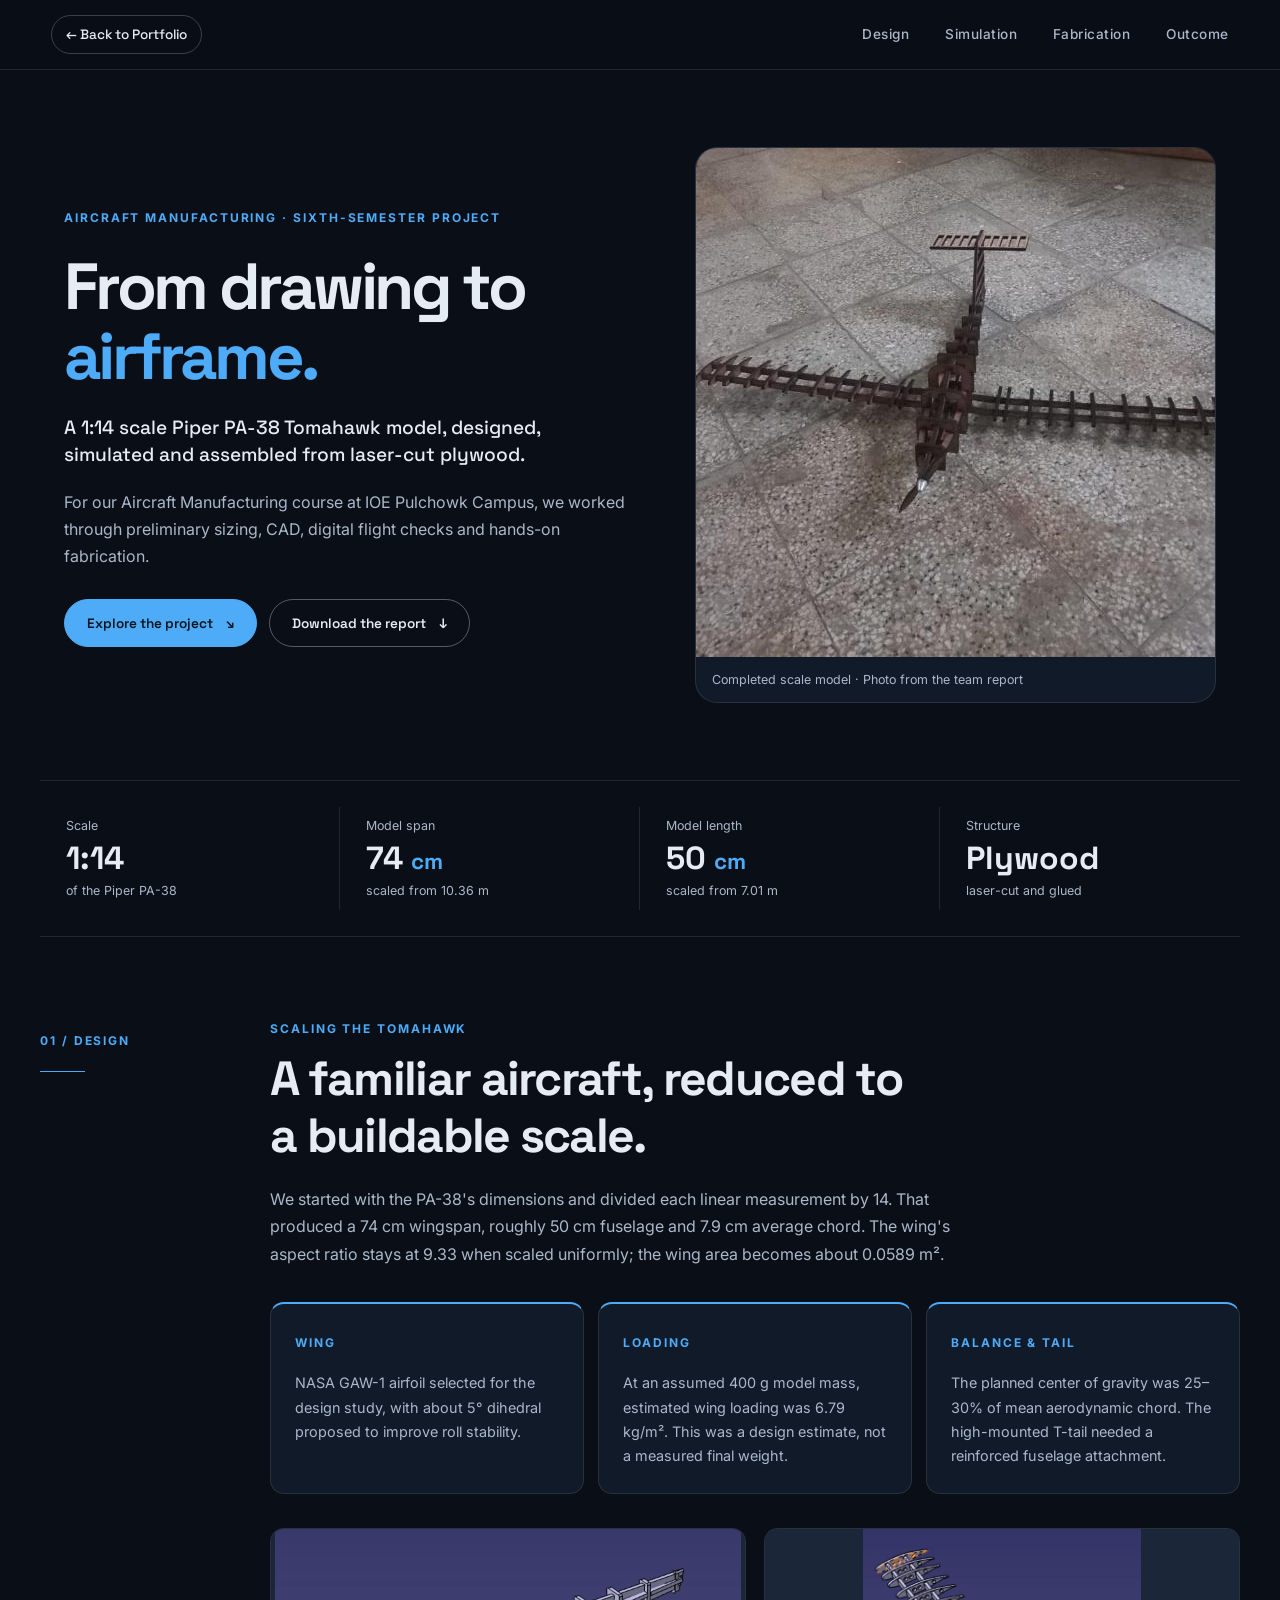
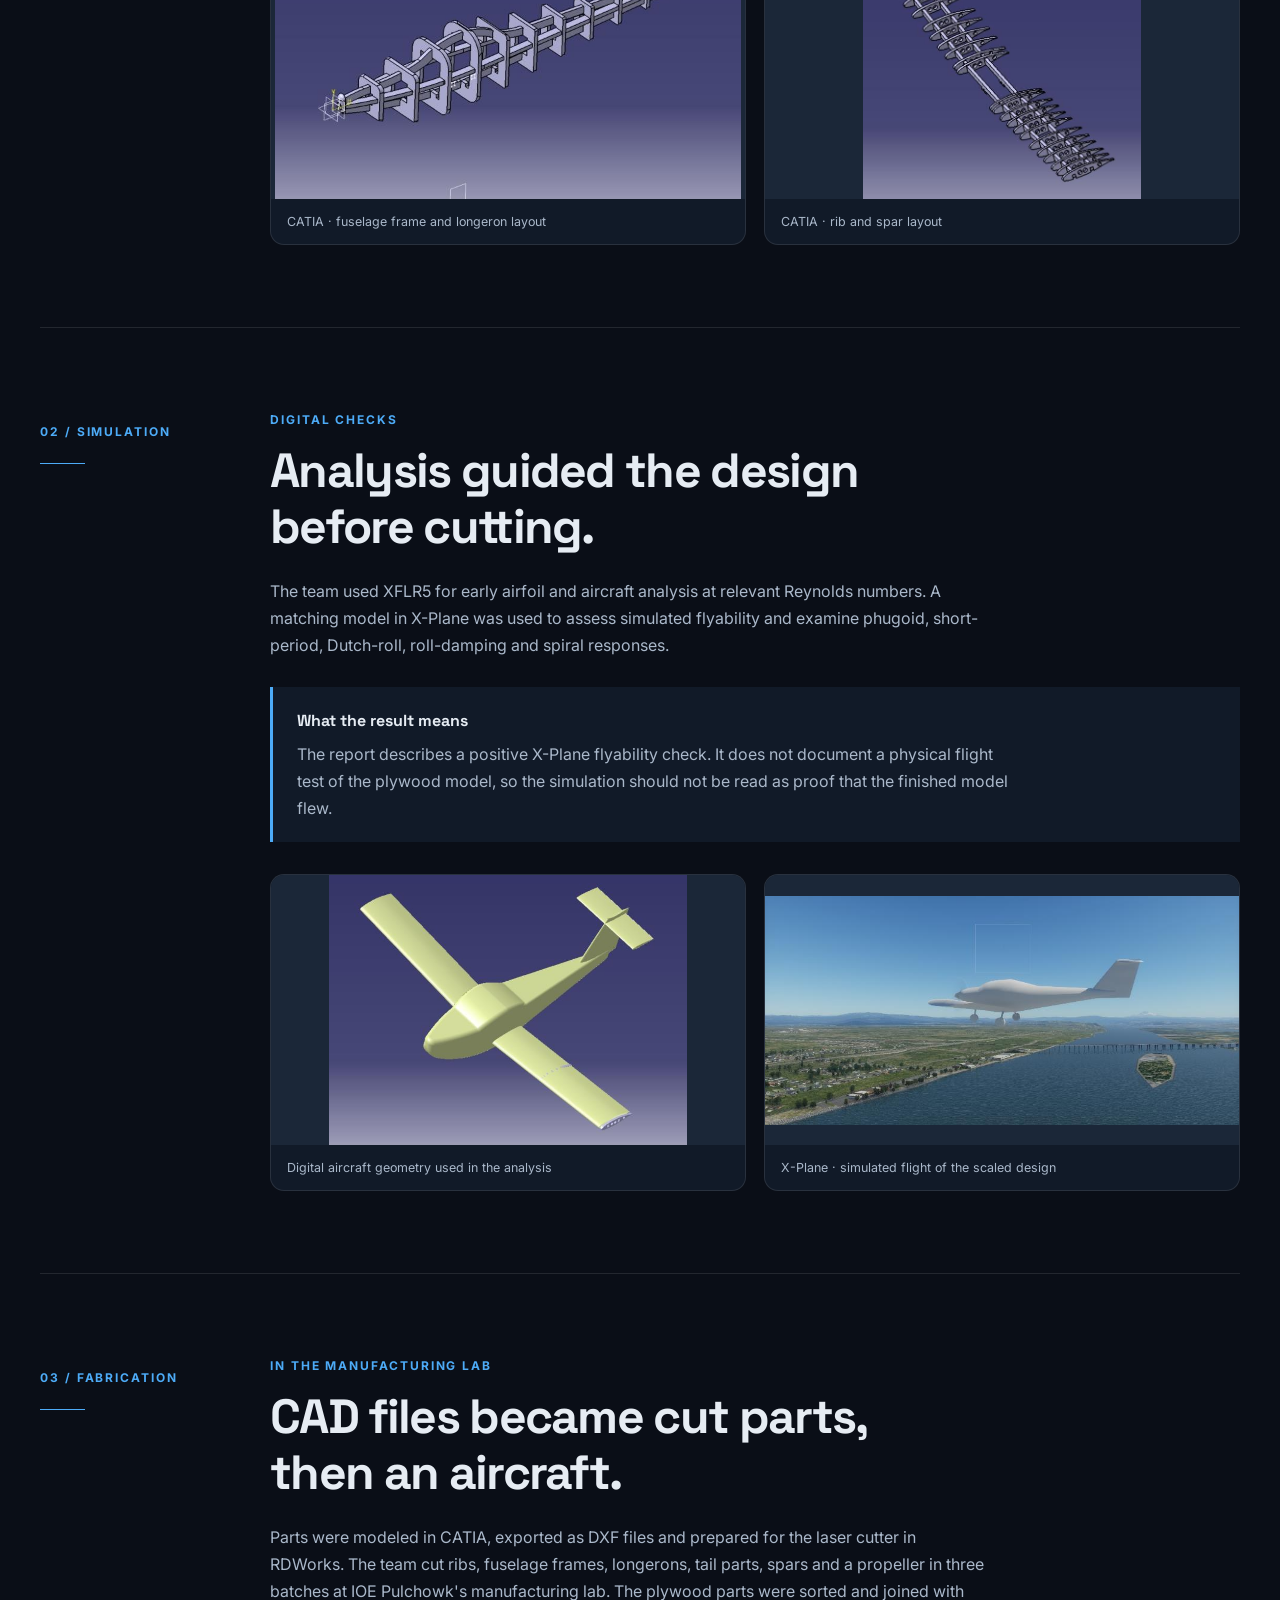
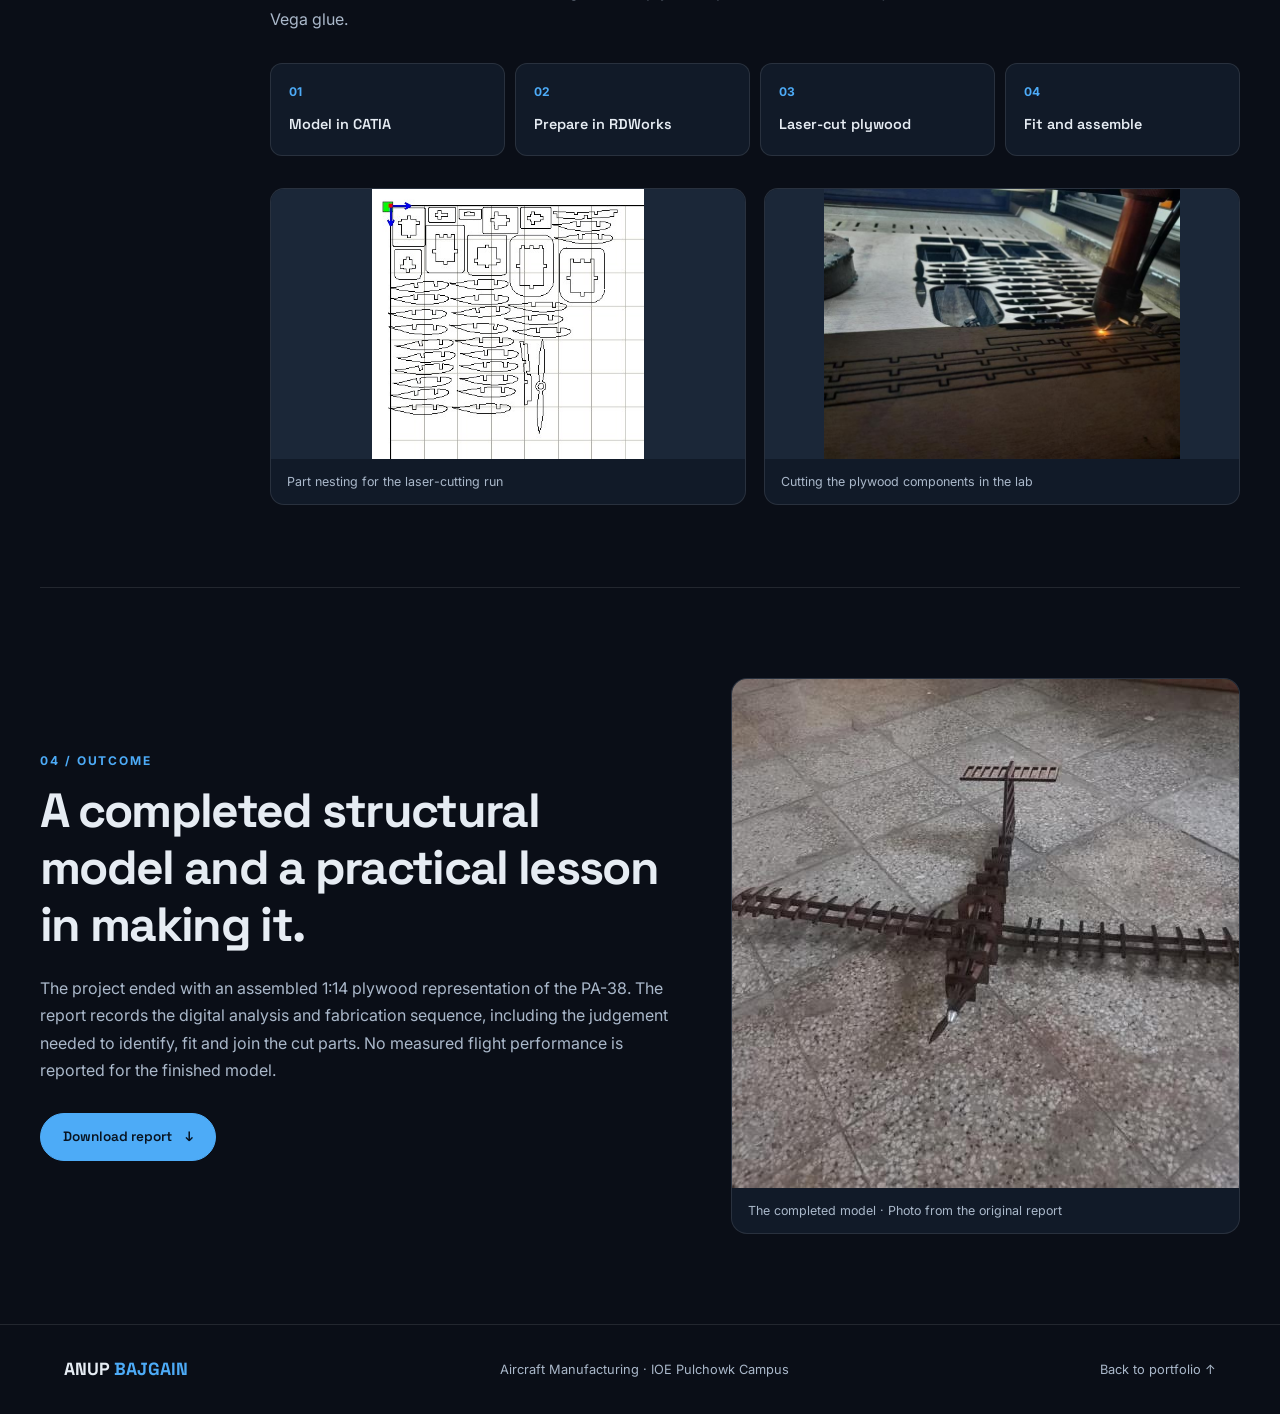
<file: projects/aircraft-manufacturing.html>
<!DOCTYPE html>
<html lang="en">

<head>
  <meta charset="UTF-8">
  <meta name="viewport" content="width=device-width, initial-scale=1">
  <meta name="description"
    content="A 1:14 Piper PA-38 Tomahawk model developed for the Aircraft Manufacturing course at IOE Pulchowk Campus: design, simulation, laser cutting and assembly.">
  <title>Aircraft Manufacturing | Anup Bajgain</title>
  <link rel="icon" type="image/svg+xml"
    href="data:image/svg+xml,%3Csvg xmlns='http://www.w3.org/2000/svg' viewBox='0 0 24 24' fill='none' stroke='%234dabf7' stroke-width='2' stroke-linecap='round' stroke-linejoin='round'%3E%3Cpath d='M22 2L11 13M22 2l-7 20-4-9-9-4 20-7z'/%3E%3C/svg%3E">
  <link rel="preconnect" href="https://fonts.googleapis.com">
  <link rel="preconnect" href="https://fonts.gstatic.com" crossorigin>
  <link
    href="https://fonts.googleapis.com/css2?family=Inter:wght@400;500;600;700&family=Space+Grotesk:wght@400;500;600;700&display=swap"
    rel="stylesheet">
  <link rel="stylesheet" href="../css/aircraft-manufacturing.css">
  <link rel="stylesheet" href="../css/flight-transition.css">
  <script src="../js/flight-transition-boot.js"></script>
</head>

<body>
  <a class="skip-link" href="#overview">Skip to project</a>
  <header class="site-bar">
    <a class="project-back-link" href="../index.html#projects">← Back to Portfolio</a>
    <nav aria-label="Project navigation"><a href="#design">Design</a><a href="#simulation">Simulation</a><a
        href="#fabrication">Fabrication</a><a href="#outcome">Outcome</a></nav>
  </header>
  <main id="overview">
    <section class="hero" aria-labelledby="project-title">
      <div class="hero-copy">
        <span class="eyebrow">Aircraft Manufacturing · Sixth-semester project</span>
        <h1 id="project-title">From drawing to <em>airframe.</em></h1>
        <p class="hero-lead">A 1:14 scale Piper PA-38 Tomahawk model, designed, simulated and assembled from laser-cut
          plywood.</p>
        <p class="hero-detail">For our Aircraft Manufacturing course at IOE Pulchowk Campus, we worked through
          preliminary sizing, CAD, digital flight checks and hands-on fabrication.</p>
        <div class="actions"><a class="button primary" href="#design">Explore the project <span
              aria-hidden="true">↘</span></a><a class="button secondary" href="reports/Manufacturingreport.pdf"
            download>Download the report <span aria-hidden="true">↓</span></a></div>
      </div>
      <figure class="hero-image"><img src="images/aircraft-manufacturing/assembled-model.jpg"
          alt="Finished laser-cut plywood model of the Piper PA-38 Tomahawk" width="679" height="509"
          fetchpriority="high">
        <figcaption>Completed scale model · Photo from the team report</figcaption>
      </figure>
    </section>
    <div class="fact-strip" aria-label="Project dimensions">
      <div><span>Scale</span><strong>1:14</strong><small>of the Piper PA-38</small></div>
      <div><span>Model span</span><strong>74 <i>cm</i></strong><small>scaled from 10.36 m</small></div>
      <div><span>Model length</span><strong>50 <i>cm</i></strong><small>scaled from 7.01 m</small></div>
      <div><span>Structure</span><strong>Plywood</strong><small>laser-cut and glued</small></div>
    </div>
    <section class="chapter" id="design" aria-labelledby="design-title">
      <div class="chapter-label"><span>01 / DESIGN</span><span class="label-rule"></span></div>
      <div class="chapter-content">
        <p class="kicker">Scaling the Tomahawk</p>
        <h2 id="design-title">A familiar aircraft, reduced to a buildable scale.</h2>
        <p>We started with the PA-38's dimensions and divided each linear measurement by 14. That produced a 74 cm
          wingspan, roughly 50 cm fuselage and 7.9 cm average chord. The wing's aspect ratio stays at 9.33 when scaled
          uniformly; the wing area becomes about 0.0589 m².</p>
        <div class="design-grid">
          <div class="spec-card"><span>Wing</span>
            <p>NASA GAW-1 airfoil selected for the design study, with about 5° dihedral proposed to improve roll
              stability.</p>
          </div>
          <div class="spec-card"><span>Loading</span>
            <p>At an assumed 400 g model mass, estimated wing loading was 6.79 kg/m². This was a design estimate, not a
              measured final weight.</p>
          </div>
          <div class="spec-card"><span>Balance &amp; tail</span>
            <p>The planned center of gravity was 25–30% of mean aerodynamic chord. The high-mounted T-tail needed a
              reinforced fuselage attachment.</p>
          </div>
        </div>
        <div class="image-pair">
          <figure class="image-card"><img src="images/aircraft-manufacturing/cad-fuselage.jpg"
              alt="CATIA model showing the plywood fuselage frames and longerons" loading="lazy" width="699"
              height="405">
            <figcaption>CATIA · fuselage frame and longeron layout</figcaption>
          </figure>
          <figure class="image-card"><img src="images/aircraft-manufacturing/cad-wing.jpg"
              alt="CATIA model showing the plywood wing ribs and spar" loading="lazy" width="577" height="559">
            <figcaption>CATIA · rib and spar layout</figcaption>
          </figure>
        </div>
      </div>
    </section>
    <section class="chapter" id="simulation" aria-labelledby="simulation-title">
      <div class="chapter-label"><span>02 / SIMULATION</span><span class="label-rule"></span></div>
      <div class="chapter-content">
        <p class="kicker">Digital checks</p>
        <h2 id="simulation-title">Analysis guided the design before cutting.</h2>
        <p>The team used XFLR5 for early airfoil and aircraft analysis at relevant Reynolds numbers. A matching model in
          X-Plane was used to assess simulated flyability and examine phugoid, short-period, Dutch-roll, roll-damping
          and spiral responses.</p>
        <div class="note"><strong>What the result means</strong>
          <p>The report describes a positive X-Plane flyability check. It does not document a physical flight test of
            the plywood model, so the simulation should not be read as proof that the finished model flew.</p>
        </div>
        <div class="image-pair">
          <figure class="image-card"><img src="images/aircraft-manufacturing/xflr5-model.jpg"
              alt="Digital model of the Tomahawk wing and T-tail used in the design study" loading="lazy" width="686"
              height="516">
            <figcaption>Digital aircraft geometry used in the analysis</figcaption>
          </figure>
          <figure class="image-card"><img src="images/aircraft-manufacturing/xplane-flight.jpg"
              alt="Piper Tomahawk model in an X-Plane flight simulation" loading="lazy" width="792" height="383">
            <figcaption>X-Plane · simulated flight of the scaled design</figcaption>
          </figure>
        </div>
      </div>
    </section>
    <section class="chapter" id="fabrication" aria-labelledby="fabrication-title">
      <div class="chapter-label"><span>03 / FABRICATION</span><span class="label-rule"></span></div>
      <div class="chapter-content">
        <p class="kicker">In the manufacturing lab</p>
        <h2 id="fabrication-title">CAD files became cut parts, then an aircraft.</h2>
        <p>Parts were modeled in CATIA, exported as DXF files and prepared for the laser cutter in RDWorks. The team cut
          ribs, fuselage frames, longerons, tail parts, spars and a propeller in three batches at IOE Pulchowk's
          manufacturing lab. The plywood parts were sorted and joined with Vega glue.</p>
        <div class="steps" aria-label="Manufacturing sequence">
          <div><b>01</b><span>Model in CATIA</span></div>
          <div><b>02</b><span>Prepare in RDWorks</span></div>
          <div><b>03</b><span>Laser-cut plywood</span></div>
          <div><b>04</b><span>Fit and assemble</span></div>
        </div>
        <div class="image-pair">
          <figure class="image-card"><img src="images/aircraft-manufacturing/cut-layout.jpg"
              alt="Nested outlines of ribs, frames and other aircraft parts for laser cutting" loading="lazy"
              width="411" height="407">
            <figcaption>Part nesting for the laser-cutting run</figcaption>
          </figure>
          <figure class="image-card"><img src="images/aircraft-manufacturing/laser-cutting-real.jpg"
              alt="Laser cutter producing plywood aircraft parts at the manufacturing lab" loading="lazy" width="718"
              height="544">
            <figcaption>Cutting the plywood components in the lab</figcaption>
          </figure>
        </div>
      </div>
    </section>
    <section class="outcome" id="outcome" aria-labelledby="outcome-title">
      <div>
        <p class="kicker">04 / OUTCOME</p>
        <h2 id="outcome-title">A completed structural model and a practical lesson in making it.</h2>
        <p>The project ended with an assembled 1:14 plywood representation of the PA-38. The report records the digital
          analysis and fabrication sequence, including the judgement needed to identify, fit and join the cut parts. No
          measured flight performance is reported for the finished model.</p>
        <div class="actions"><a class="button primary" href="reports/Manufacturingreport.pdf" download>Download report
            <span aria-hidden="true">↓</span></a></div>
      </div>
      <figure><img src="images/aircraft-manufacturing/assembled-model.jpg"
          alt="Completed plywood Tomahawk model showing the wings, fuselage and T-tail" loading="lazy" width="679"
          height="509">
        <figcaption>The completed model · Photo from the original report</figcaption>
      </figure>
    </section>
  </main>
  <footer class="site-footer"><a href="../index.html#home">ANUP <span>BAJGAIN</span></a><span>Aircraft Manufacturing ·
      IOE Pulchowk Campus</span><a href="../index.html#projects">Back to portfolio ↑</a></footer>
  <script type="module" src="../js/flight-transition.js"></script>
</body>

</html>
</file>
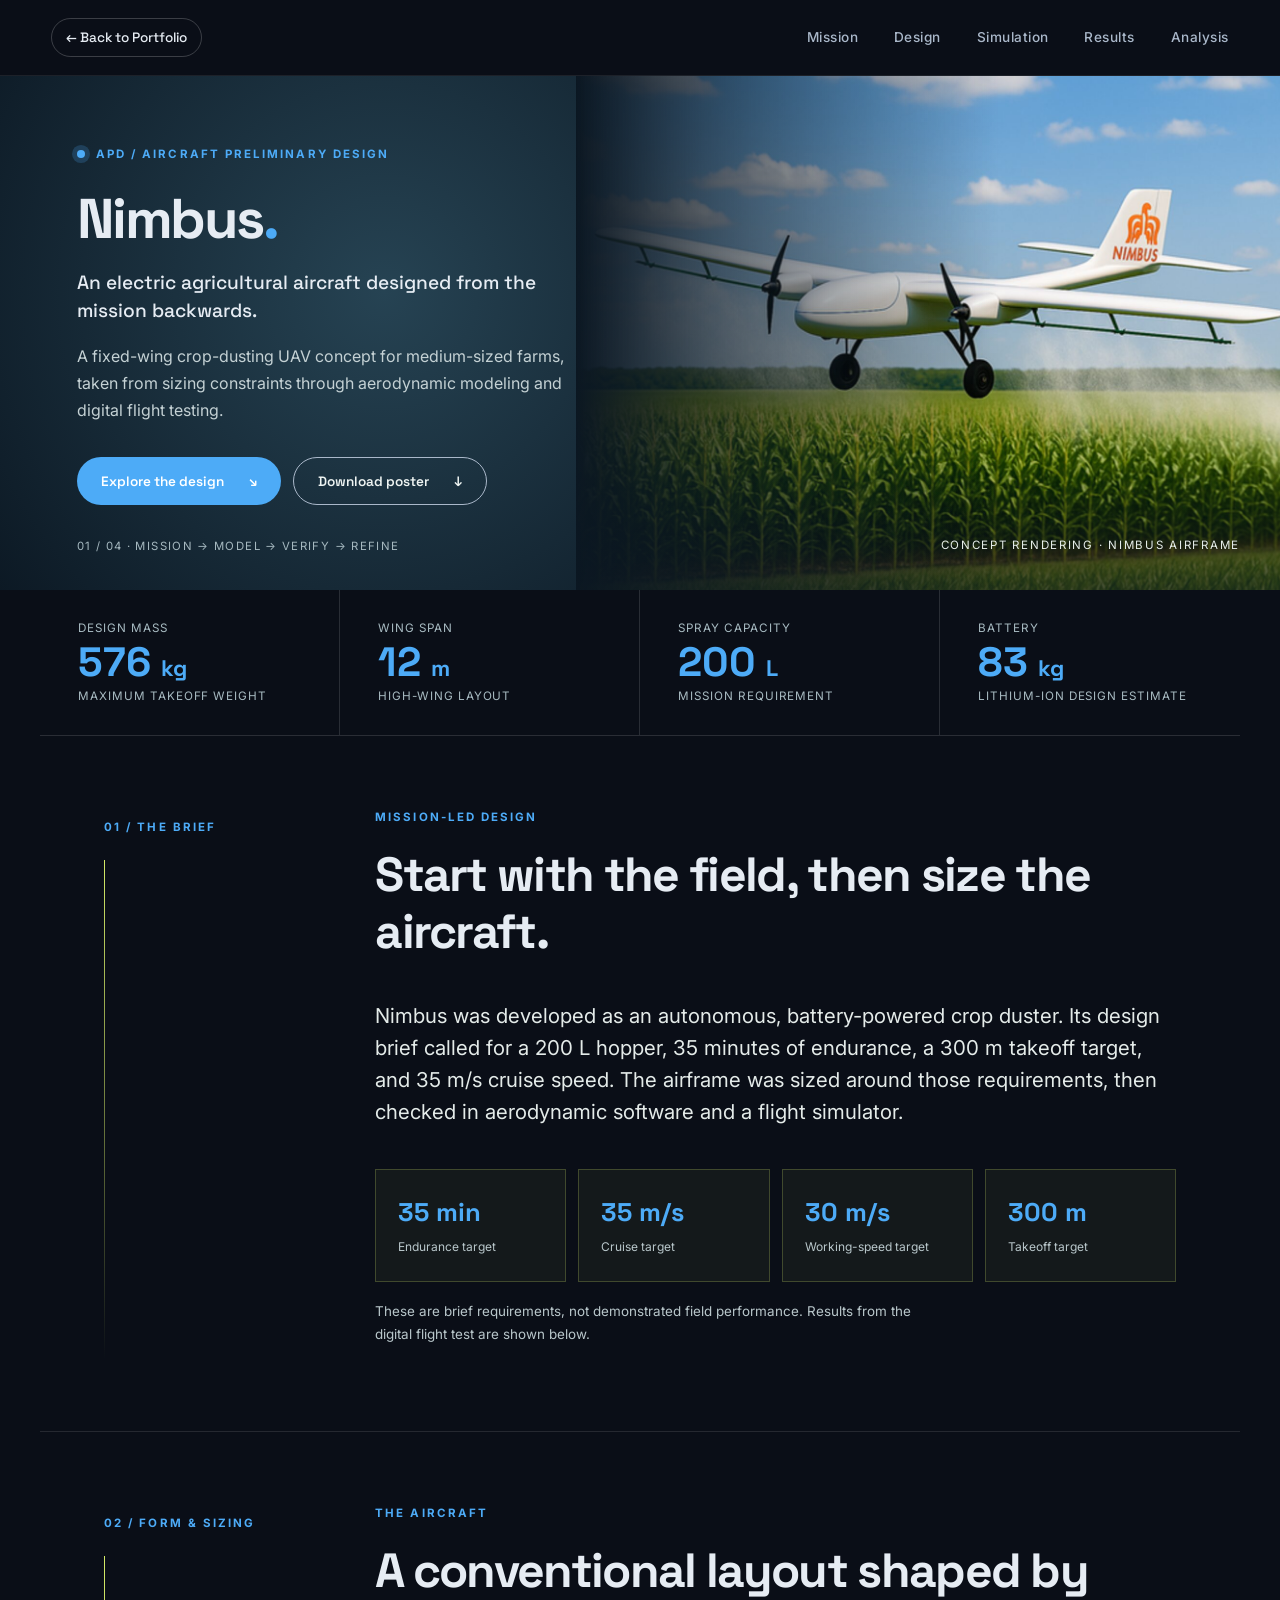
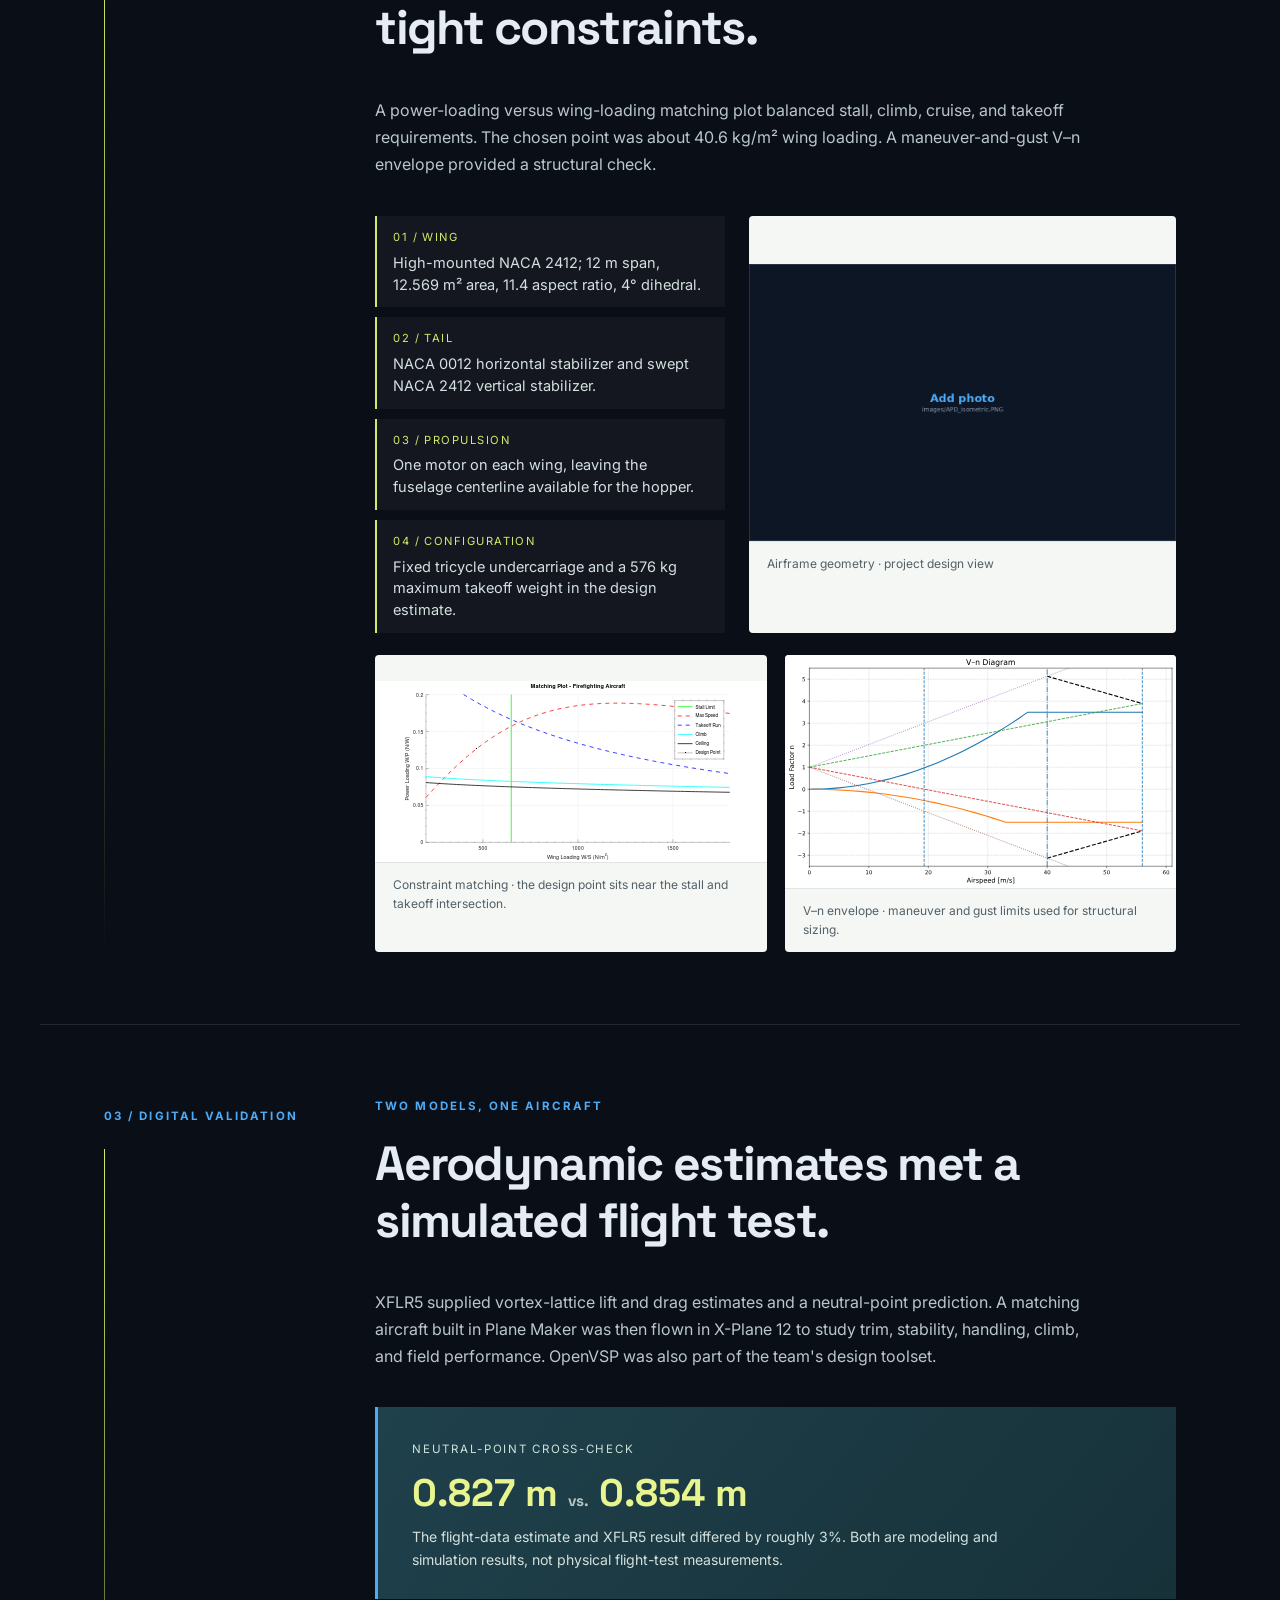
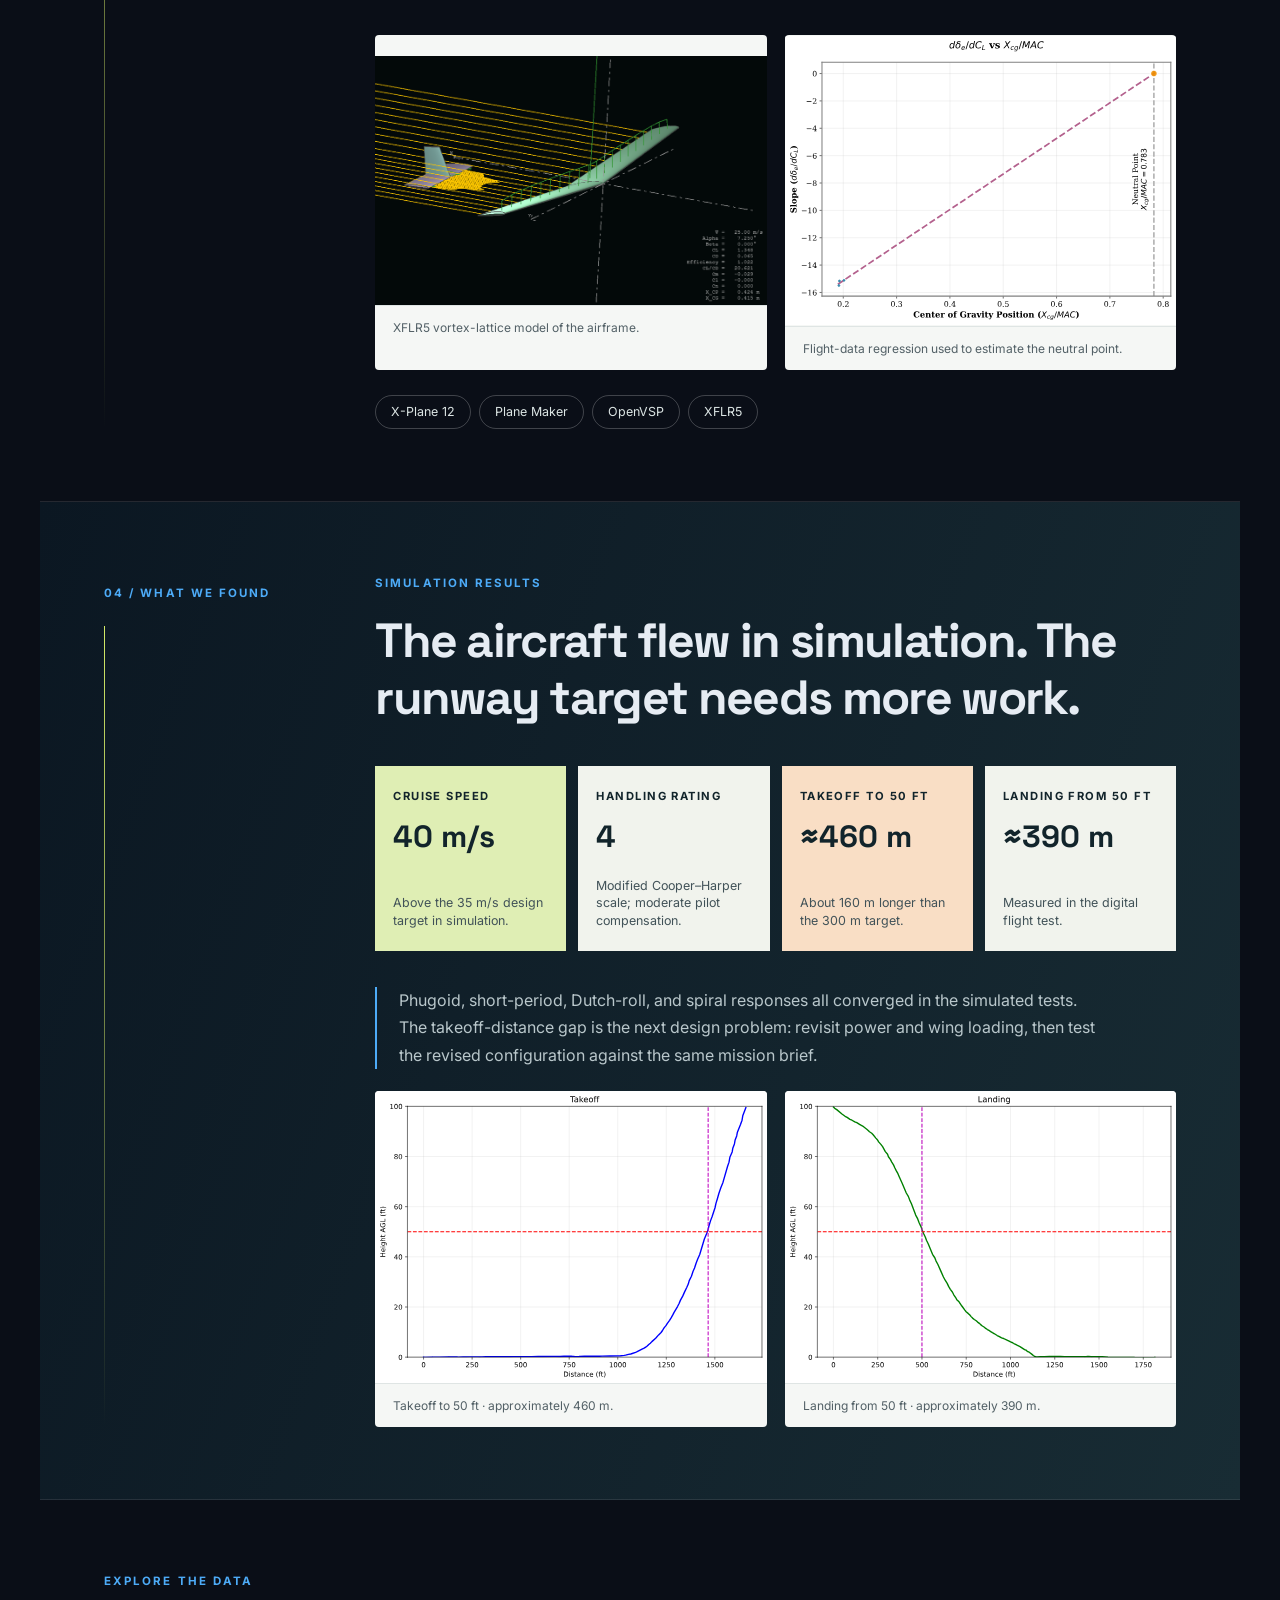
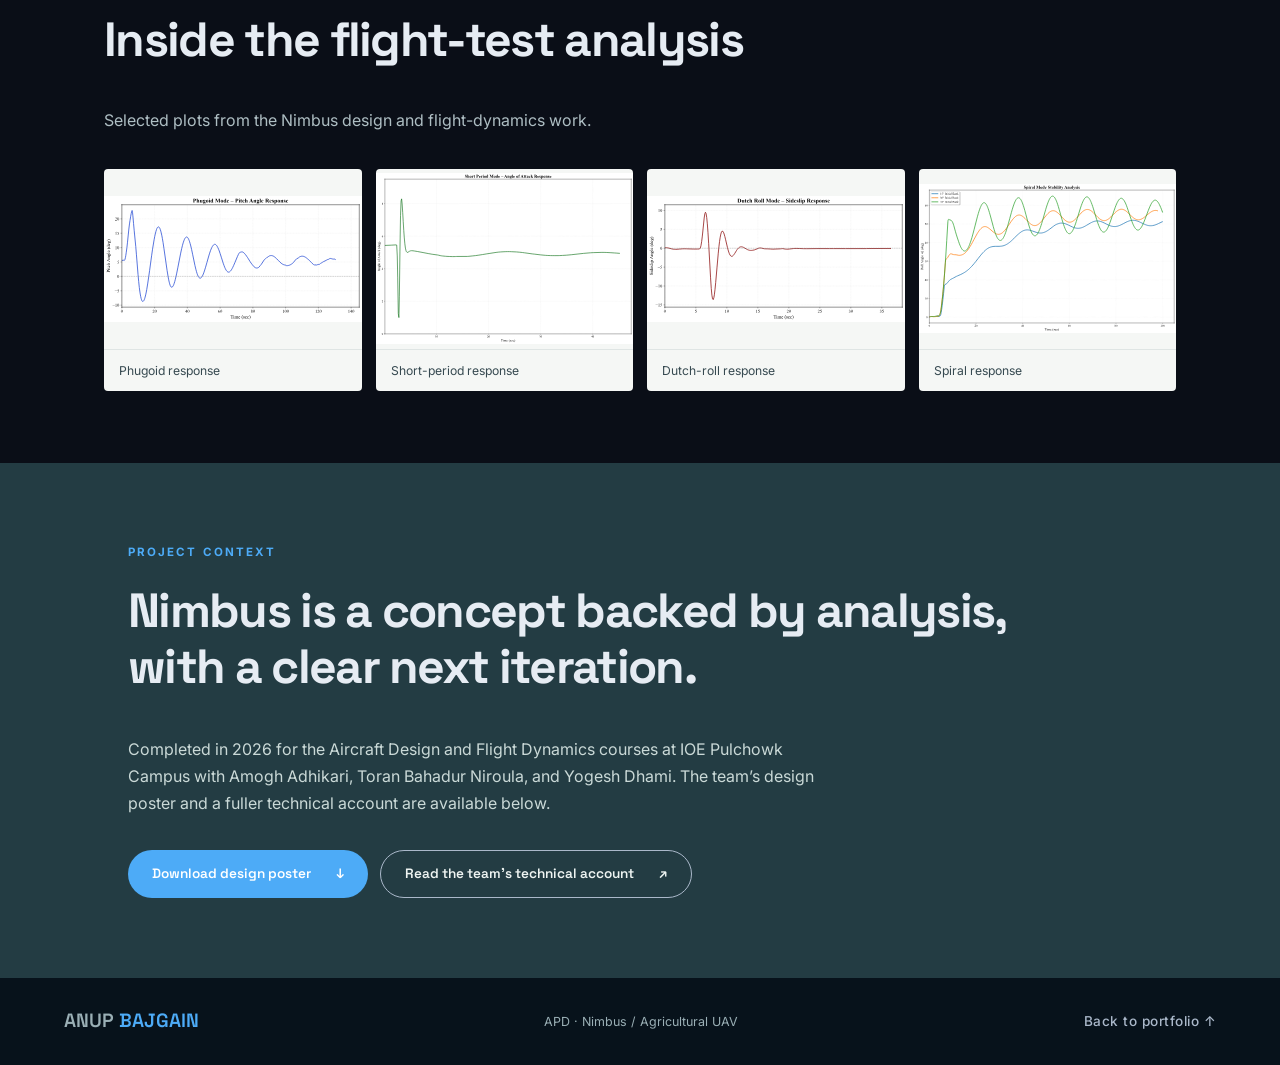
<file: projects/aircraft-preliminary-design.html>
<!DOCTYPE html>
<html lang="en">

<head>
  <meta charset="UTF-8">
  <meta name="viewport" content="width=device-width, initial-scale=1">
  <meta name="description"
    content="APD: Nimbus, a conceptual electric agricultural UAV. Explore the mission, sizing, aerodynamic modeling, X-Plane flight tests, and the takeoff-distance gap.">
  <title>APD · Nimbus Agricultural UAV | Anup Bajgain</title>
  <link rel="preconnect" href="https://fonts.googleapis.com">
  <link rel="preconnect" href="https://fonts.gstatic.com" crossorigin>
  <link
    href="https://fonts.googleapis.com/css2?family=Inter:wght@400;500;600;700&family=Space+Grotesk:wght@400;500;600;700&display=swap"
    rel="stylesheet">
  <link rel="stylesheet" href="../css/apd.css">
  <link rel="stylesheet" href="../css/project-shared.css">
  <link rel="stylesheet" href="../css/flight-transition.css">
  <script src="../js/flight-transition-boot.js"></script>
</head>

<body>
  <a class="skip-link" href="#overview">Skip to project</a>
  <header class="site-bar">
    <a class="project-back-link" href="../index.html#projects">← Back to Portfolio</a>
    <nav aria-label="Project navigation">
      <a href="#mission">Mission</a>
      <a href="#design">Design</a>
      <a href="#validation">Simulation</a>
      <a href="#findings">Results</a>
      <a href="#gallery">Analysis</a>
    </nav>
  </header>

  <main id="overview">
    <section class="hero" aria-labelledby="project-title">
      <div class="hero-copy">
        <span class="eyebrow"><span class="status-dot"></span> APD / Aircraft preliminary design</span>
        <h1 id="project-title">Nimbus<span class="title-period">.</span></h1>
        <p class="hero-lead">An electric agricultural aircraft designed from the mission backwards.</p>
        <p class="hero-detail">A fixed-wing crop-dusting UAV concept for medium-sized farms, taken from sizing
          constraints through aerodynamic modeling and digital flight testing.</p>
        <div class="hero-actions">
          <a class="action primary" href="#mission">Explore the design <span aria-hidden="true">↘</span></a>
          <a class="action secondary" href="reports/nimbus-poster.pdf" download>Download poster <span
              aria-hidden="true">↓</span></a>
        </div>
      </div>
      <figure class="hero-visual">
        <img src="images/apd/nimbus-hero.jpg"
          alt="Concept rendering of the twin-motor Nimbus agricultural aircraft above a field" width="1600"
          height="1067" fetchpriority="high">
        <figcaption>Concept rendering · Nimbus airframe</figcaption>
      </figure>
      <div class="hero-index" aria-hidden="true">01 / 04 · Mission → Model → Verify → Refine</div>
    </section>

    <div class="fact-strip" aria-label="Aircraft design figures">
      <div><span>Design mass</span><strong>576 <small>kg</small></strong><span>maximum takeoff weight</span></div>
      <div><span>Wing span</span><strong>12 <small>m</small></strong><span>high-wing layout</span></div>
      <div><span>Spray capacity</span><strong>200 <small>L</small></strong><span>mission requirement</span></div>
      <div><span>Battery</span><strong>83 <small>kg</small></strong><span>lithium-ion design estimate</span></div>
    </div>

    <section id="mission" class="chapter chapter-intro" aria-labelledby="mission-title">
      <div class="chapter-aside"><span class="chapter-number">01 / THE BRIEF</span><span class="aside-line"></span>
      </div>
      <div class="chapter-body">
        <span class="kicker">Mission-led design</span>
        <h2 id="mission-title">Start with the field, then size the aircraft.</h2>
        <p class="large-copy">Nimbus was developed as an autonomous, battery-powered crop duster. Its design brief
          called for a 200 L hopper, 35 minutes of endurance, a 300 m takeoff target, and 35 m/s cruise speed. The
          airframe was sized around those requirements, then checked in aerodynamic software and a flight simulator.</p>
        <div class="mission-grid">
          <div><b>35 min</b><span>Endurance target</span></div>
          <div><b>35 m/s</b><span>Cruise target</span></div>
          <div><b>30 m/s</b><span>Working-speed target</span></div>
          <div><b>300 m</b><span>Takeoff target</span></div>
        </div>
        <p class="fine-print">These are brief requirements, not demonstrated field performance. Results from the digital
          flight test are shown below.</p>
      </div>
    </section>

    <section id="design" class="chapter" aria-labelledby="design-title">
      <div class="chapter-aside"><span class="chapter-number">02 / FORM &amp; SIZING</span><span
          class="aside-line"></span></div>
      <div class="chapter-body">
        <span class="kicker">The aircraft</span>
        <h2 id="design-title">A conventional layout shaped by tight constraints.</h2>
        <p>A power-loading versus wing-loading matching plot balanced stall, climb, cruise, and takeoff requirements.
          The chosen point was about 40.6 kg/m² wing loading. A maneuver-and-gust V–n envelope provided a structural
          check.</p>
        <div class="design-layout">
          <div class="design-specs">
            <div><span>01 / Wing</span>
              <p>High-mounted NACA 2412; 12 m span, 12.569 m² area, 11.4 aspect ratio, 4° dihedral.</p>
            </div>
            <div><span>02 / Tail</span>
              <p>NACA 0012 horizontal stabilizer and swept NACA 2412 vertical stabilizer.</p>
            </div>
            <div><span>03 / Propulsion</span>
              <p>One motor on each wing, leaving the fuselage centerline available for the hopper.</p>
            </div>
            <div><span>04 / Configuration</span>
              <p>Fixed tricycle undercarriage and a 576 kg maximum takeoff weight in the design estimate.</p>
            </div>
          </div>
          <figure class="chart-card"><img src="images/APD_isometric.PNG"
              alt="Isometric view of the Nimbus airframe design" loading="lazy">
            <figcaption>Airframe geometry · project design view</figcaption>
          </figure>
        </div>
        <div class="figure-pair">
          <figure class="chart-card"><img src="images/apd/nimbus-matching-plot.svg"
              alt="Power-loading versus wing-loading matching plot with the design point" loading="lazy">
            <figcaption>Constraint matching · the design point sits near the stall and takeoff intersection.
            </figcaption>
          </figure>
          <figure class="chart-card"><img src="images/apd/nimbus-vn-diagram-real.svg"
              alt="Nimbus V–n maneuver and gust envelope" loading="lazy">
            <figcaption>V–n envelope · maneuver and gust limits used for structural sizing.</figcaption>
          </figure>
        </div>
      </div>
    </section>

    <section id="validation" class="chapter" aria-labelledby="validation-title">
      <div class="chapter-aside"><span class="chapter-number">03 / DIGITAL VALIDATION</span><span
          class="aside-line"></span></div>
      <div class="chapter-body">
        <span class="kicker">Two models, one aircraft</span>
        <h2 id="validation-title">Aerodynamic estimates met a simulated flight test.</h2>
        <p>XFLR5 supplied vortex-lattice lift and drag estimates and a neutral-point prediction. A matching aircraft
          built in Plane Maker was then flown in X-Plane 12 to study trim, stability, handling, climb, and field
          performance. OpenVSP was also part of the team's design toolset.</p>
        <div class="validation-callout"><span>Neutral-point cross-check</span><strong>0.827 m <em>vs.</em> 0.854
            m</strong>
          <p>The flight-data estimate and XFLR5 result differed by roughly 3%. Both are modeling and simulation results,
            not physical flight-test measurements.</p>
        </div>
        <div class="figure-pair">
          <figure class="chart-card"><img src="images/apd/nimbus-xflr5-mesh.png"
              alt="Nimbus aircraft geometry represented by an XFLR5 panel mesh" loading="lazy">
            <figcaption>XFLR5 vortex-lattice model of the airframe.</figcaption>
          </figure>
          <figure class="chart-card"><img src="images/apd/nimbus-neutral-point-slope.svg"
              alt="Neutral-point estimate extrapolated from simulated elevator trim data" loading="lazy">
            <figcaption>Flight-data regression used to estimate the neutral point.</figcaption>
          </figure>
        </div>
        <div class="tool-list" aria-label="Project tools"><span>X-Plane 12</span><span>Plane
            Maker</span><span>OpenVSP</span><span>XFLR5</span></div>
      </div>
    </section>

    <section id="findings" class="chapter findings-chapter" aria-labelledby="findings-title">
      <div class="chapter-aside"><span class="chapter-number">04 / WHAT WE FOUND</span><span class="aside-line"></span>
      </div>
      <div class="chapter-body">
        <span class="kicker">Simulation results</span>
        <h2 id="findings-title">The aircraft flew in simulation. The runway target needs more work.</h2>
        <div class="result-grid">
          <div class="result good"><span>Cruise speed</span><strong>40 m/s</strong>
            <p>Above the 35 m/s design target in simulation.</p>
          </div>
          <div class="result"><span>Handling rating</span><strong>4</strong>
            <p>Modified Cooper–Harper scale; moderate pilot compensation.</p>
          </div>
          <div class="result warning"><span>Takeoff to 50 ft</span><strong>≈460 m</strong>
            <p>About 160 m longer than the 300 m target.</p>
          </div>
          <div class="result"><span>Landing from 50 ft</span><strong>≈390 m</strong>
            <p>Measured in the digital flight test.</p>
          </div>
        </div>
        <p class="outcome-note">Phugoid, short-period, Dutch-roll, and spiral responses all converged in the simulated
          tests. The takeoff-distance gap is the next design problem: revisit power and wing loading, then test the
          revised configuration against the same mission brief.</p>
        <div class="figure-pair">
          <figure class="chart-card"><img src="images/apd/nimbus-takeoff-distance.svg"
              alt="Simulated takeoff distance to 50 feet above ground level" loading="lazy">
            <figcaption>Takeoff to 50 ft · approximately 460 m.</figcaption>
          </figure>
          <figure class="chart-card"><img src="images/apd/nimbus-landing-distance.svg"
              alt="Simulated landing distance from 50 feet above ground level" loading="lazy">
            <figcaption>Landing from 50 ft · approximately 390 m.</figcaption>
          </figure>
        </div>
      </div>
    </section>

    <section id="gallery" class="appendix" aria-labelledby="gallery-title">
      <div><span class="kicker">Explore the data</span>
        <h2 id="gallery-title">Inside the flight-test analysis</h2>
        <p>Selected plots from the Nimbus design and flight-dynamics work.</p>
      </div>
      <div class="analysis-grid">
        <figure><img src="images/apd/nimbus-phugoid-mode.svg" alt="Phugoid-mode pitch angle over time" loading="lazy">
          <figcaption>Phugoid response</figcaption>
        </figure>
        <figure><img src="images/apd/nimbus-short-period-mode.svg" alt="Short-period angle-of-attack response"
            loading="lazy">
          <figcaption>Short-period response</figcaption>
        </figure>
        <figure><img src="images/apd/nimbus-dutch-roll-mode.svg" alt="Dutch-roll sideslip response over time"
            loading="lazy">
          <figcaption>Dutch-roll response</figcaption>
        </figure>
        <figure><img src="images/apd/nimbus-spiral-mode.svg" alt="Spiral-mode bank-angle response" loading="lazy">
          <figcaption>Spiral response</figcaption>
        </figure>
      </div>
    </section>

    <section class="closing" aria-labelledby="closing-title">
      <span class="kicker">Project context</span>
      <h2 id="closing-title">Nimbus is a concept backed by analysis, with a clear next iteration.</h2>
      <p>Completed in 2026 for the Aircraft Design and Flight Dynamics courses at IOE Pulchowk Campus with Amogh
        Adhikari, Toran Bahadur Niroula, and Yogesh Dhami. The team’s design poster and a fuller technical account are
        available below.</p>
      <div class="closing-actions">
        <a class="action primary" href="reports/nimbus-poster.pdf" download>Download design poster <span
            aria-hidden="true">↓</span></a>
        <a class="action secondary" href="https://toranniroula.com.np/work/nimbus-agricultural-uav/" target="_blank"
          rel="noopener noreferrer">Read the team’s technical account <span aria-hidden="true">↗</span></a>
      </div>
    </section>
  </main>

  <footer class="apd-footer"><a class="brand" href="../index.html#home">ANUP <span>BAJGAIN</span></a><span>APD · Nimbus
      / Agricultural UAV</span><a href="../index.html#projects">Back to portfolio ↑</a></footer>
  <script type="module" src="../js/flight-transition.js"></script>
</body>

</html>
</file>
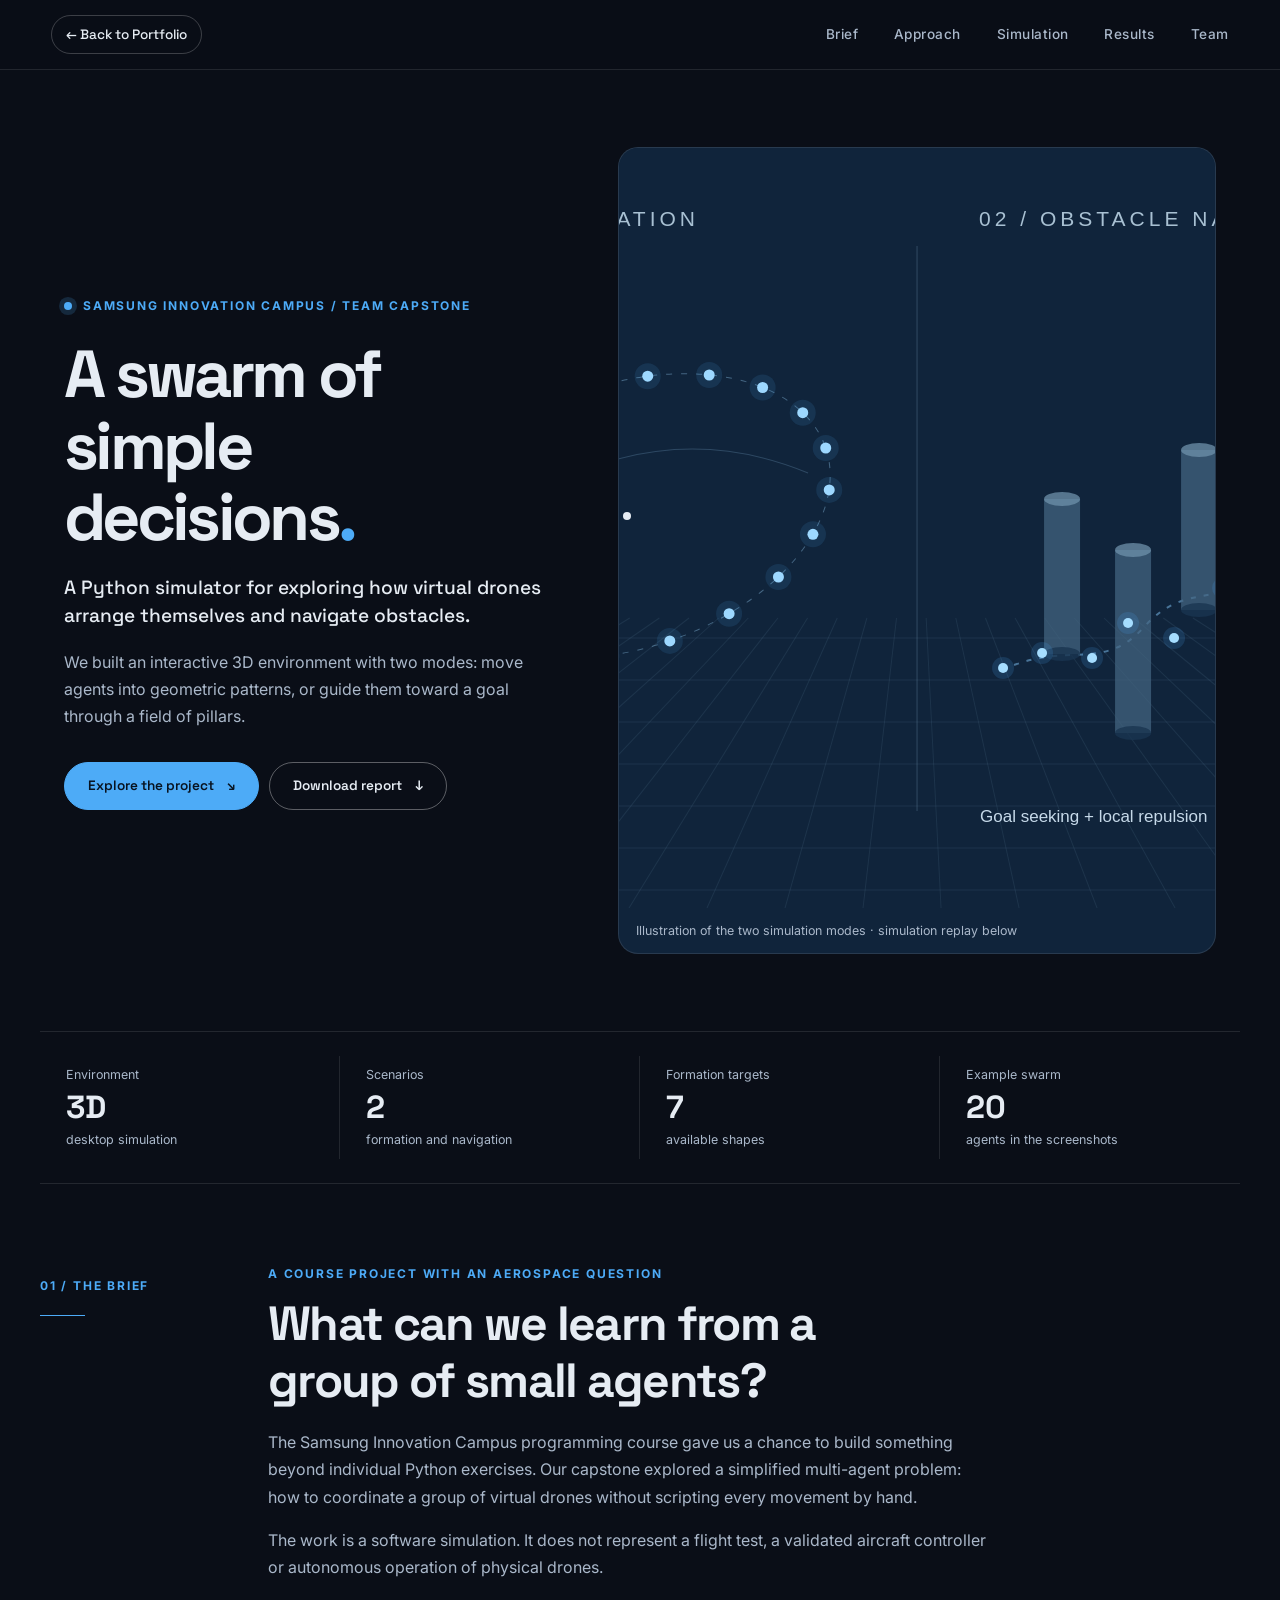
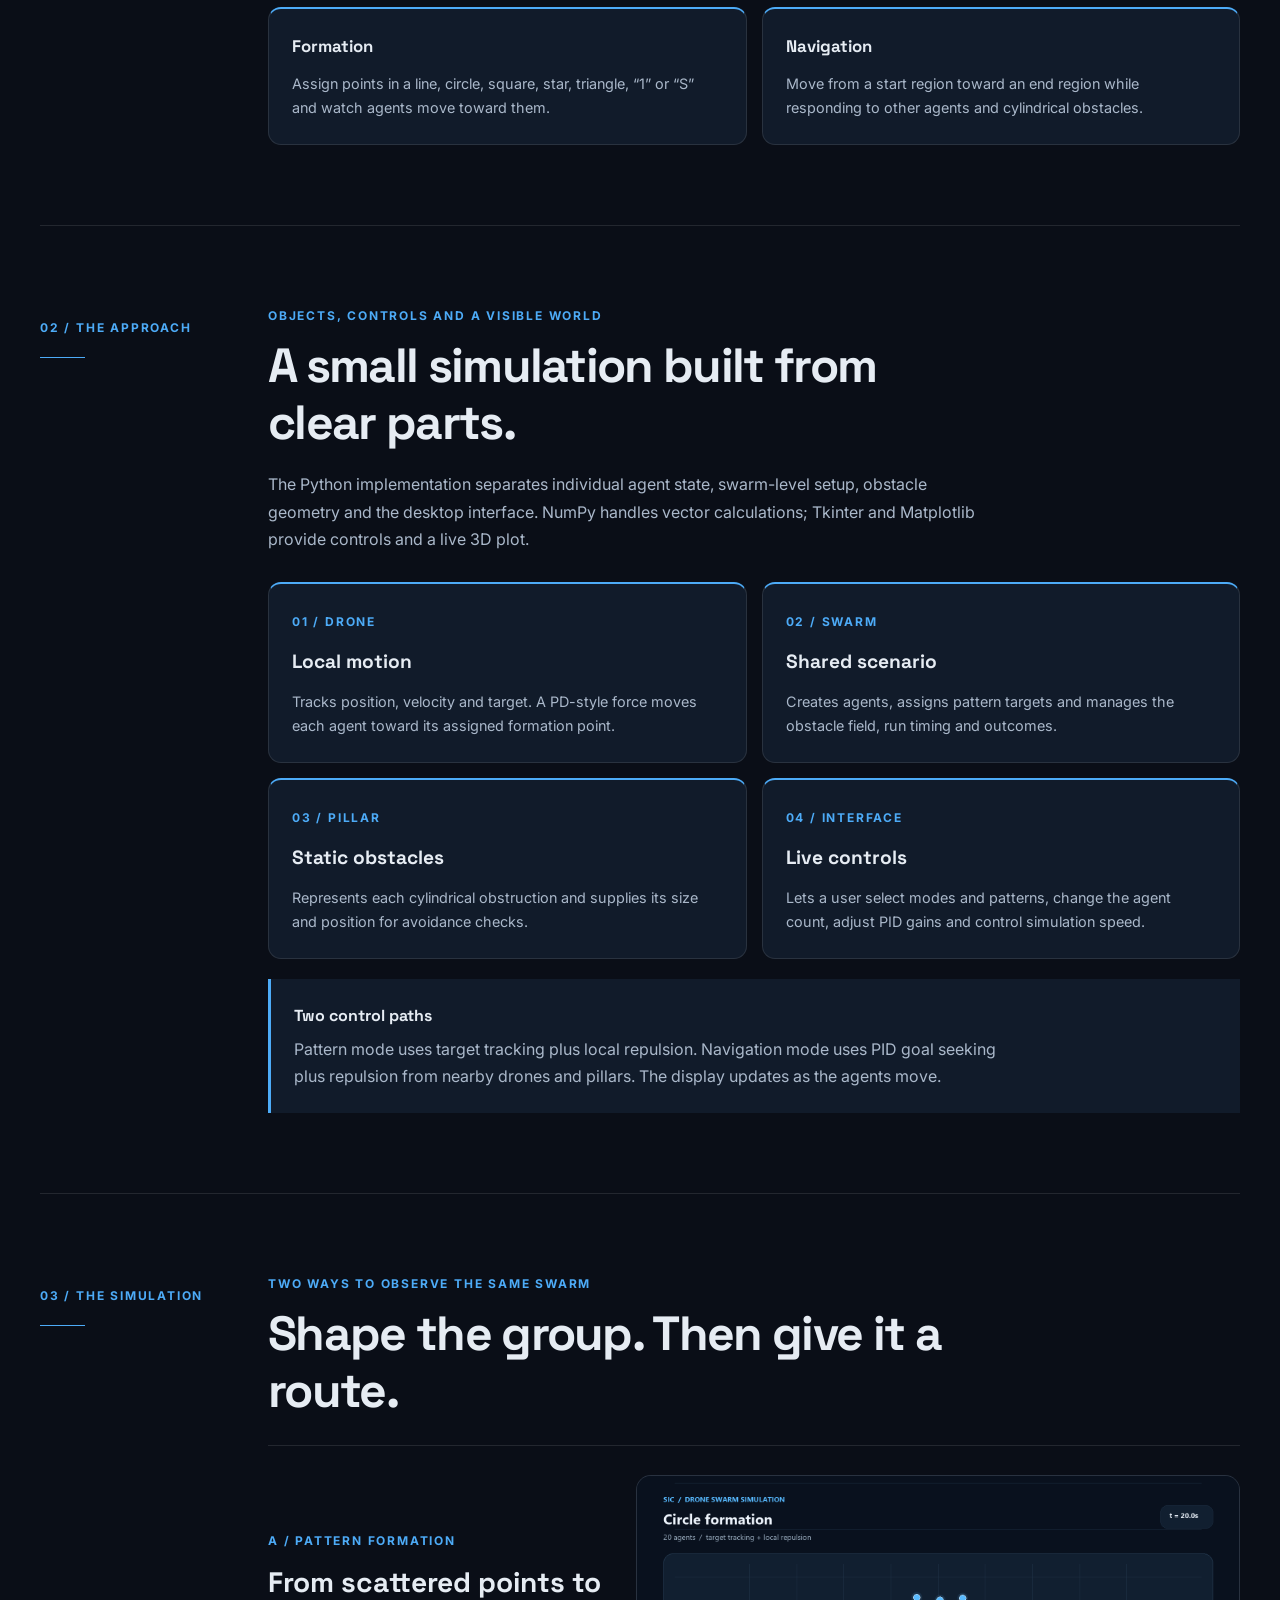
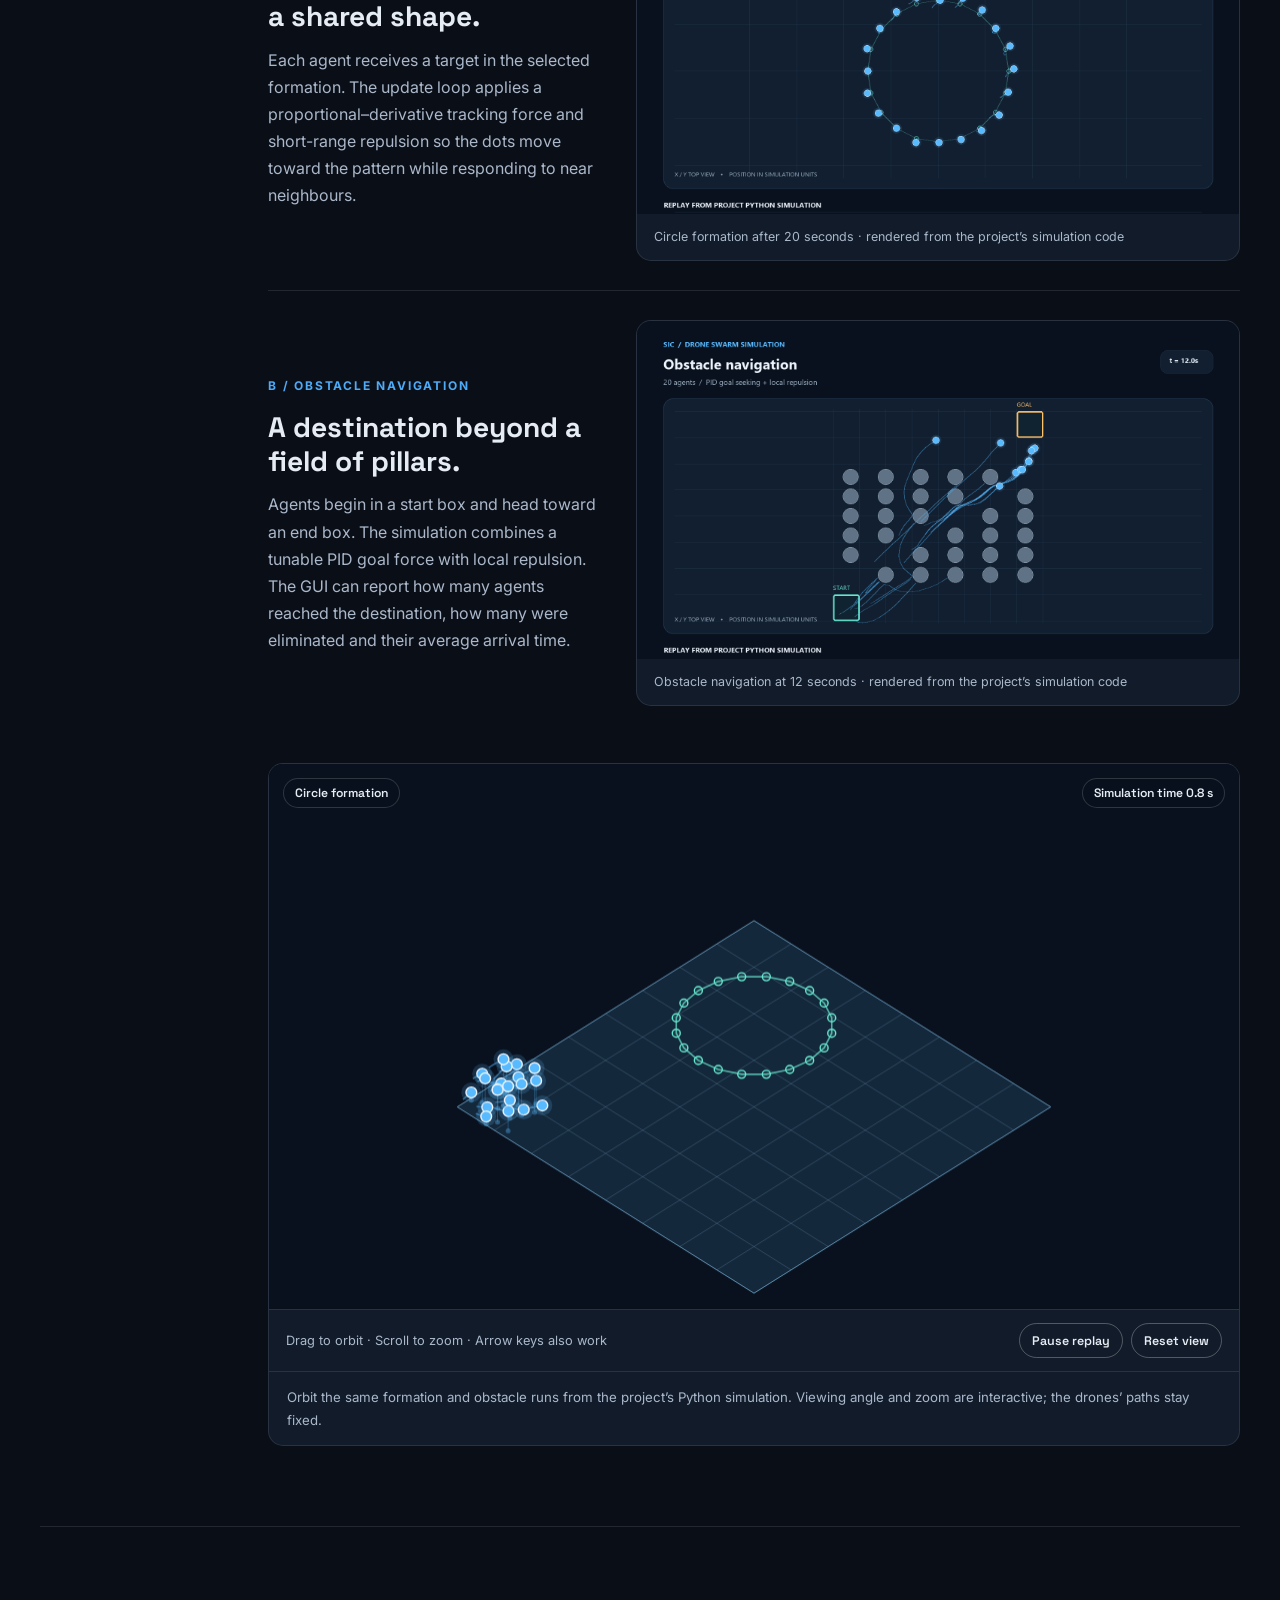
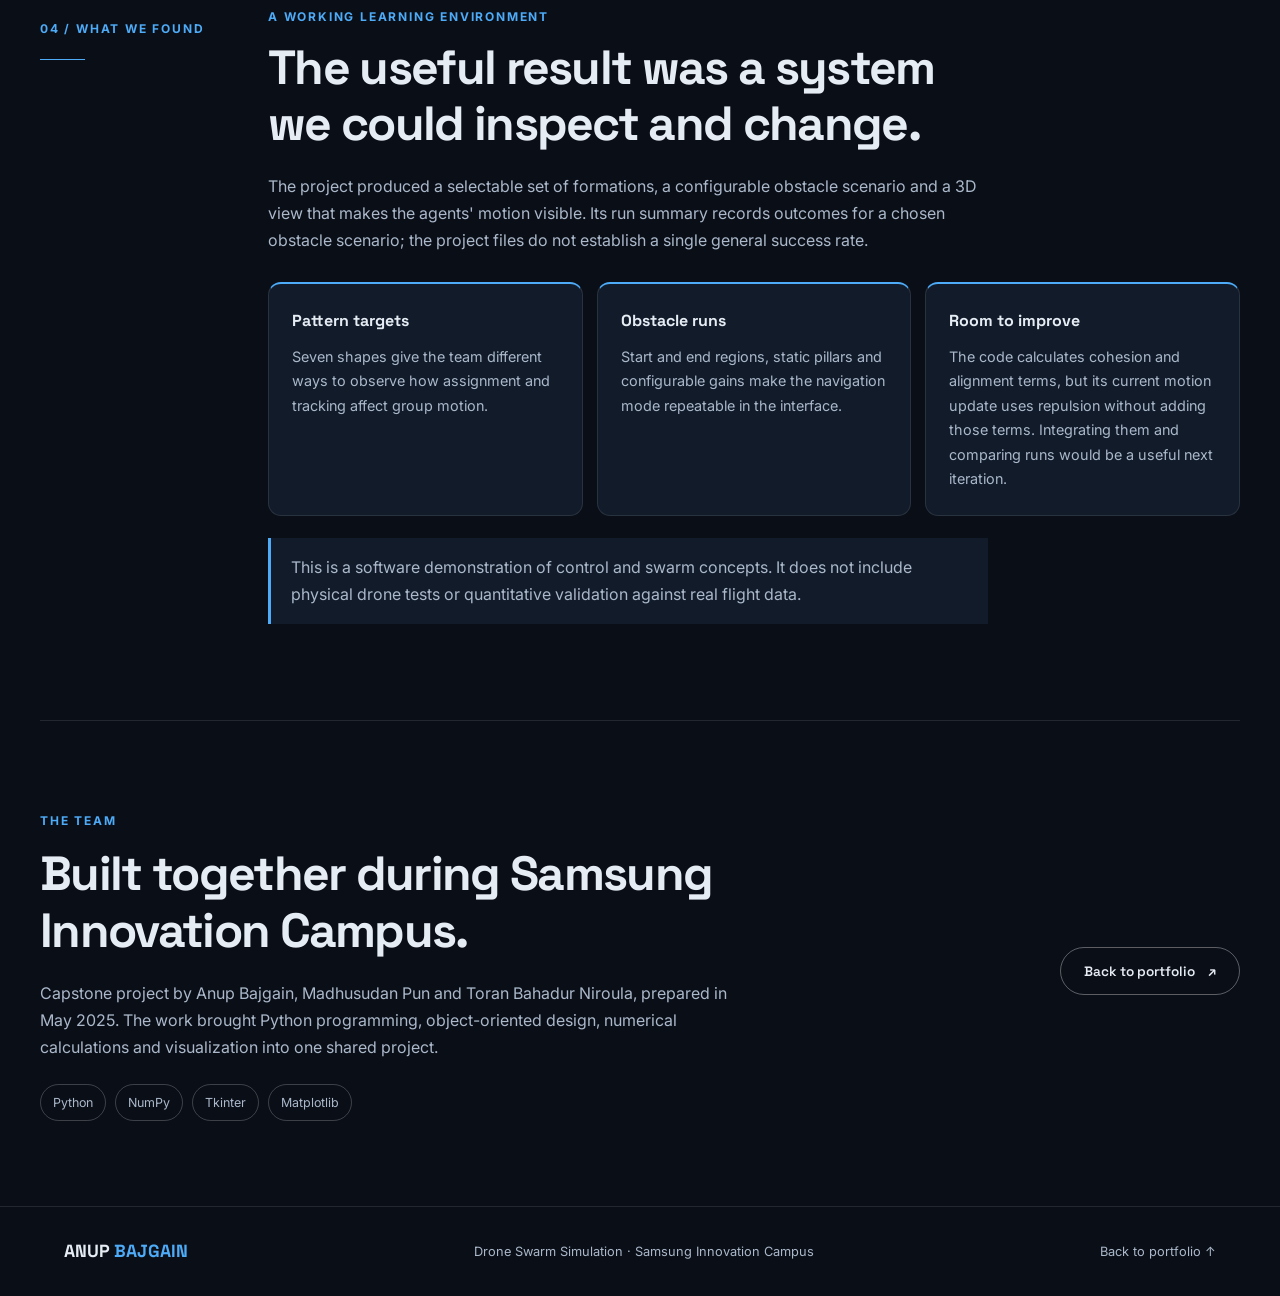
<file: projects/drone-swarm-simulation.html>
<!DOCTYPE html>
<html lang="en">

<head>
  <meta charset="UTF-8">
  <meta name="viewport" content="width=device-width, initial-scale=1">
  <meta name="description"
    content="A Python 3D drone-swarm simulator built as a Samsung Innovation Campus capstone, exploring pattern formation and obstacle navigation.">
  <title>Drone Swarm Simulation | Anup Bajgain</title>
  <link rel="icon" type="image/svg+xml"
    href="data:image/svg+xml,%3Csvg xmlns='http://www.w3.org/2000/svg' viewBox='0 0 24 24' fill='none' stroke='%234dabf7' stroke-width='2' stroke-linecap='round' stroke-linejoin='round'%3E%3Ccircle cx='12' cy='12' r='2'/%3E%3Ccircle cx='4' cy='5' r='2'/%3E%3Ccircle cx='20' cy='5' r='2'/%3E%3Ccircle cx='4' cy='19' r='2'/%3E%3Ccircle cx='20' cy='19' r='2'/%3E%3Cpath d='M5.5 6.5 10.5 10.5m3 0 5-4m-13 11 5-4m3 0 5 4'/%3E%3C/svg%3E">
  <link rel="preconnect" href="https://fonts.googleapis.com">
  <link rel="preconnect" href="https://fonts.gstatic.com" crossorigin>
  <link
    href="https://fonts.googleapis.com/css2?family=Inter:wght@400;500;600;700&family=Space+Grotesk:wght@400;500;600;700&display=swap"
    rel="stylesheet">
  <link rel="stylesheet" href="../css/sic-swarm.css">
  <link rel="stylesheet" href="../css/flight-transition.css">
  <script src="../js/flight-transition-boot.js"></script>
</head>

<body>
  <a class="skip-link" href="#overview">Skip to project</a>
  <header class="site-bar">
    <a class="project-back-link" href="../index.html#projects">← Back to Portfolio</a>
    <nav aria-label="Project navigation"><a href="#brief">Brief</a><a href="#architecture">Approach</a><a
        href="#modes">Simulation</a><a href="#findings">Results</a><a href="#team">Team</a></nav>
  </header>
  <main id="overview">
    <section class="hero" aria-labelledby="title">
      <div class="hero-copy"><span class="eyebrow"><span class="status-dot"></span> Samsung Innovation Campus / Team
          capstone</span>
        <h1 id="title">A swarm of simple decisions<span class="period">.</span></h1>
        <p class="hero-lead">A Python simulator for exploring how virtual drones arrange themselves and navigate
          obstacles.</p>
        <p class="hero-detail">We built an interactive 3D environment with two modes: move agents into geometric
          patterns, or guide them toward a goal through a field of pillars.</p>
        <div class="hero-actions"><a class="button primary" href="#brief">Explore the project <span
              aria-hidden="true">↘</span></a><a class="button secondary" href="reports/drone-swarm-simulation-report.pdf"
            download>Download report <span aria-hidden="true">↓</span></a></div>
      </div>
      <figure class="hero-visual"><img src="images/sic/swarm-hero.svg"
          alt="Illustration of a 20-agent ring formation and a swarm navigating a field of pillars" width="1280"
          height="760" fetchpriority="high">
        <figcaption>Illustration of the two simulation modes · simulation replay below</figcaption>
      </figure>
    </section>
    <div class="fact-strip" aria-label="Project at a glance">
      <div><span>Environment</span><strong>3D</strong><small>desktop simulation</small></div>
      <div><span>Scenarios</span><strong>2</strong><small>formation and navigation</small></div>
      <div><span>Formation targets</span><strong>7</strong><small>available shapes</small></div>
      <div><span>Example swarm</span><strong>20</strong><small>agents in the screenshots</small></div>
    </div>

    <section class="chapter" id="brief" aria-labelledby="brief-title">
      <div class="chapter-aside"><span>01 / THE BRIEF</span><i></i></div>
      <div class="chapter-body">
        <p class="kicker">A course project with an aerospace question</p>
        <h2 id="brief-title">What can we learn from a group of small agents?</h2>
        <p>The Samsung Innovation Campus programming course gave us a chance to build something beyond individual Python
          exercises. Our capstone explored a simplified multi-agent problem: how to coordinate a group of virtual drones
          without scripting every movement by hand.</p>
        <p>The work is a software simulation. It does not represent a flight test, a validated aircraft controller or
          autonomous operation of physical drones.</p>
        <div class="brief-grid">
          <div><b>Formation</b>
            <p>Assign points in a line, circle, square, star, triangle, “1” or “S” and watch agents move toward them.
            </p>
          </div>
          <div><b>Navigation</b>
            <p>Move from a start region toward an end region while responding to other agents and cylindrical obstacles.
            </p>
          </div>
        </div>
      </div>
    </section>

    <section class="chapter" id="architecture" aria-labelledby="architecture-title">
      <div class="chapter-aside"><span>02 / THE APPROACH</span><i></i></div>
      <div class="chapter-body">
        <p class="kicker">Objects, controls and a visible world</p>
        <h2 id="architecture-title">A small simulation built from clear parts.</h2>
        <p>The Python implementation separates individual agent state, swarm-level setup, obstacle geometry and the
          desktop interface. NumPy handles vector calculations; Tkinter and Matplotlib provide controls and a live 3D
          plot.</p>
        <div class="architecture-grid">
          <div><span>01 / Drone</span>
            <h3>Local motion</h3>
            <p>Tracks position, velocity and target. A PD-style force moves each agent toward its assigned formation
              point.</p>
          </div>
          <div><span>02 / Swarm</span>
            <h3>Shared scenario</h3>
            <p>Creates agents, assigns pattern targets and manages the obstacle field, run timing and outcomes.</p>
          </div>
          <div><span>03 / Pillar</span>
            <h3>Static obstacles</h3>
            <p>Represents each cylindrical obstruction and supplies its size and position for avoidance checks.</p>
          </div>
          <div><span>04 / Interface</span>
            <h3>Live controls</h3>
            <p>Lets a user select modes and patterns, change the agent count, adjust PID gains and control simulation
              speed.</p>
          </div>
        </div>
        <div class="control-note"><strong>Two control paths</strong>
          <p>Pattern mode uses target tracking plus local repulsion. Navigation mode uses PID goal seeking plus
            repulsion from nearby drones and pillars. The display updates as the agents move.</p>
        </div>
      </div>
    </section>

    <section class="chapter" id="modes" aria-labelledby="modes-title">
      <div class="chapter-aside"><span>03 / THE SIMULATION</span><i></i></div>
      <div class="chapter-body">
        <p class="kicker">Two ways to observe the same swarm</p>
        <h2 id="modes-title">Shape the group. Then give it a route.</h2>
        <div class="mode-block">
          <div class="mode-intro"><span class="mode-number">A / PATTERN FORMATION</span>
            <h3>From scattered points to a shared shape.</h3>
            <p>Each agent receives a target in the selected formation. The update loop applies a proportional–derivative
              tracking force and short-range repulsion so the dots move toward the pattern while responding to near
              neighbours.</p>
          </div>
          <figure><img src="images/sic/pattern-replay.png"
              alt="Full-frame top view of a simulated 20-agent circle formation, with the assigned target positions shown as rings"
              width="1600" height="900" loading="lazy">
            <figcaption>Circle formation after 20 seconds · rendered from the project’s simulation code</figcaption>
          </figure>
        </div>
        <div class="mode-block">
          <div class="mode-intro"><span class="mode-number">B / OBSTACLE NAVIGATION</span>
            <h3>A destination beyond a field of pillars.</h3>
            <p>Agents begin in a start box and head toward an end box. The simulation combines a tunable PID goal force
              with local repulsion. The GUI can report how many agents reached the destination, how many were eliminated
              and their average arrival time.</p>
          </div>
          <figure><img src="images/sic/obstacle-replay.png"
              alt="Full-frame top view of simulated drones moving between pillar obstacles from a start area toward a goal"
              width="1600" height="900" loading="lazy">
            <figcaption>Obstacle navigation at 12 seconds · rendered from the project’s simulation code</figcaption>
          </figure>
        </div>
        <figure class="simulation-viewer">
          <div class="viewer-stage">
            <img id="swarm-viewer-poster" src="images/sic/simulation-poster.png"
              alt="Angled 3D view of the drone swarm navigating pillars" width="1600" height="900" loading="lazy">
            <canvas id="swarm-viewer" hidden tabindex="0"
              aria-label="Interactive 3D replay of the drone swarm. Drag to orbit, scroll to zoom, or use arrow and plus or minus keys."></canvas>
            <div class="viewer-hud" id="swarm-viewer-hud" hidden aria-live="off"><span id="swarm-viewer-mode">Circle
                formation</span><span id="swarm-viewer-time">Simulation time 0.0 s</span></div>
          </div>
          <div class="viewer-controls" id="swarm-viewer-controls" hidden><span>Drag to orbit · Scroll to zoom · Arrow
              keys also work</span>
            <div><button id="swarm-viewer-play" type="button">Pause replay</button><button id="swarm-viewer-reset"
                type="button">Reset view</button></div>
          </div>
          <figcaption>Orbit the same formation and obstacle runs from the project’s Python simulation. Viewing angle and
            zoom are interactive; the drones’ paths stay fixed.</figcaption>
        </figure>
      </div>
    </section>

    <section class="chapter" id="findings" aria-labelledby="findings-title">
      <div class="chapter-aside"><span>04 / WHAT WE FOUND</span><i></i></div>
      <div class="chapter-body">
        <p class="kicker">A working learning environment</p>
        <h2 id="findings-title">The useful result was a system we could inspect and change.</h2>
        <p>The project produced a selectable set of formations, a configurable obstacle scenario and a 3D view that
          makes the agents' motion visible. Its run summary records outcomes for a chosen obstacle scenario; the project
          files do not establish a single general success rate.</p>
        <div class="finding-grid">
          <div><strong>Pattern targets</strong>
            <p>Seven shapes give the team different ways to observe how assignment and tracking affect group motion.</p>
          </div>
          <div><strong>Obstacle runs</strong>
            <p>Start and end regions, static pillars and configurable gains make the navigation mode repeatable in the
              interface.</p>
          </div>
          <div><strong>Room to improve</strong>
            <p>The code calculates cohesion and alignment terms, but its current motion update uses repulsion without
              adding those terms. Integrating them and comparing runs would be a useful next iteration.</p>
          </div>
        </div>
        <p class="scope-note">This is a software demonstration of control and swarm concepts. It does not include
          physical drone tests or quantitative validation against real flight data.</p>
      </div>
    </section>

    <section class="closing" id="team">
      <div><span class="kicker">The team</span>
        <h2>Built together during Samsung Innovation Campus.</h2>
        <p>Capstone project by Anup Bajgain, Madhusudan Pun and Toran Bahadur Niroula, prepared in May 2025. The work
          brought Python programming, object-oriented design, numerical calculations and visualization into one shared
          project.</p>
        <div class="tool-list" aria-label="Project tools">
          <span>Python</span><span>NumPy</span><span>Tkinter</span><span>Matplotlib</span></div>
      </div><a class="button secondary" href="../index.html#projects">Back to portfolio <span
          aria-hidden="true">↗</span></a>
    </section>
  </main>
  <footer class="site-footer"><a class="brand" href="../index.html#home">ANUP <span>BAJGAIN</span></a><span>Drone Swarm
      Simulation · Samsung Innovation Campus</span><a href="../index.html#projects">Back to portfolio ↑</a></footer>
  <script defer src="../js/sic-swarm-data.js"></script>
  <script defer src="../js/sic-swarm-viewer.js"></script>
  <script type="module" src="../js/flight-transition.js"></script>
</body>

</html>
</file>
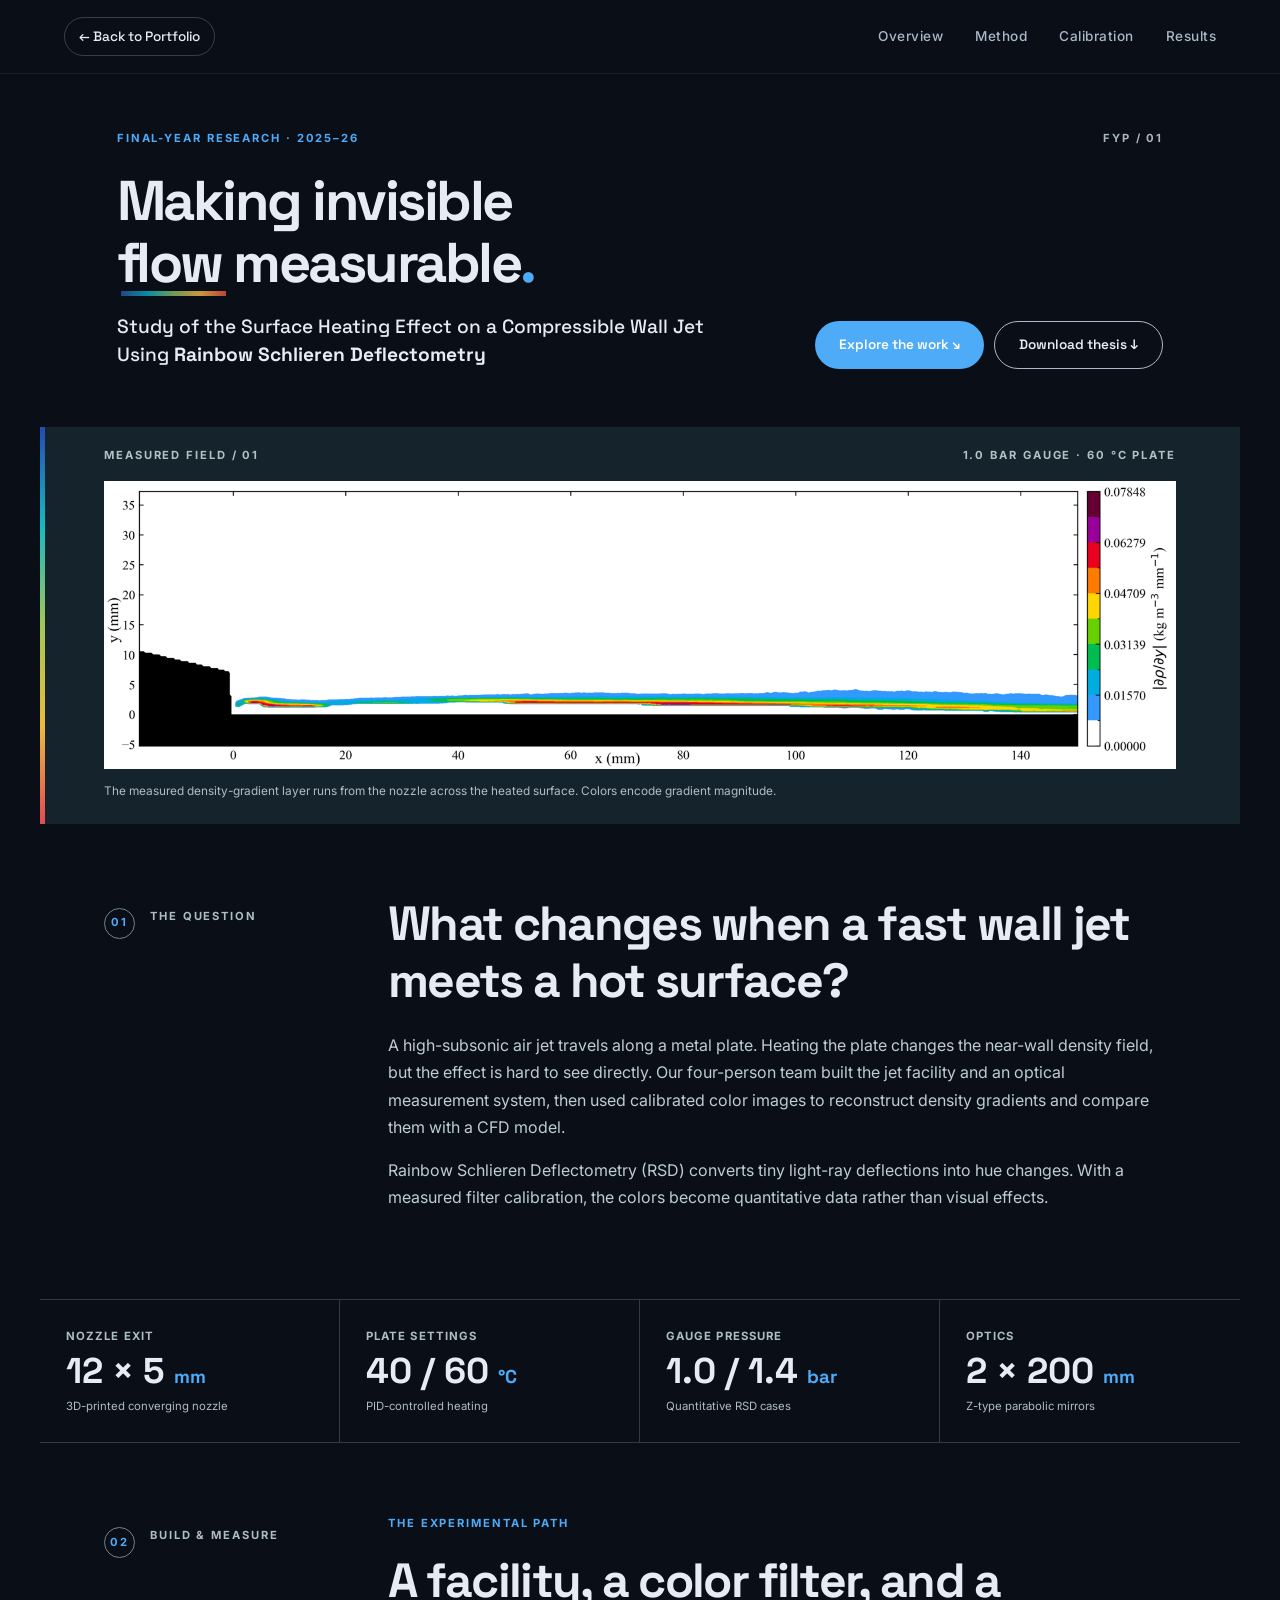
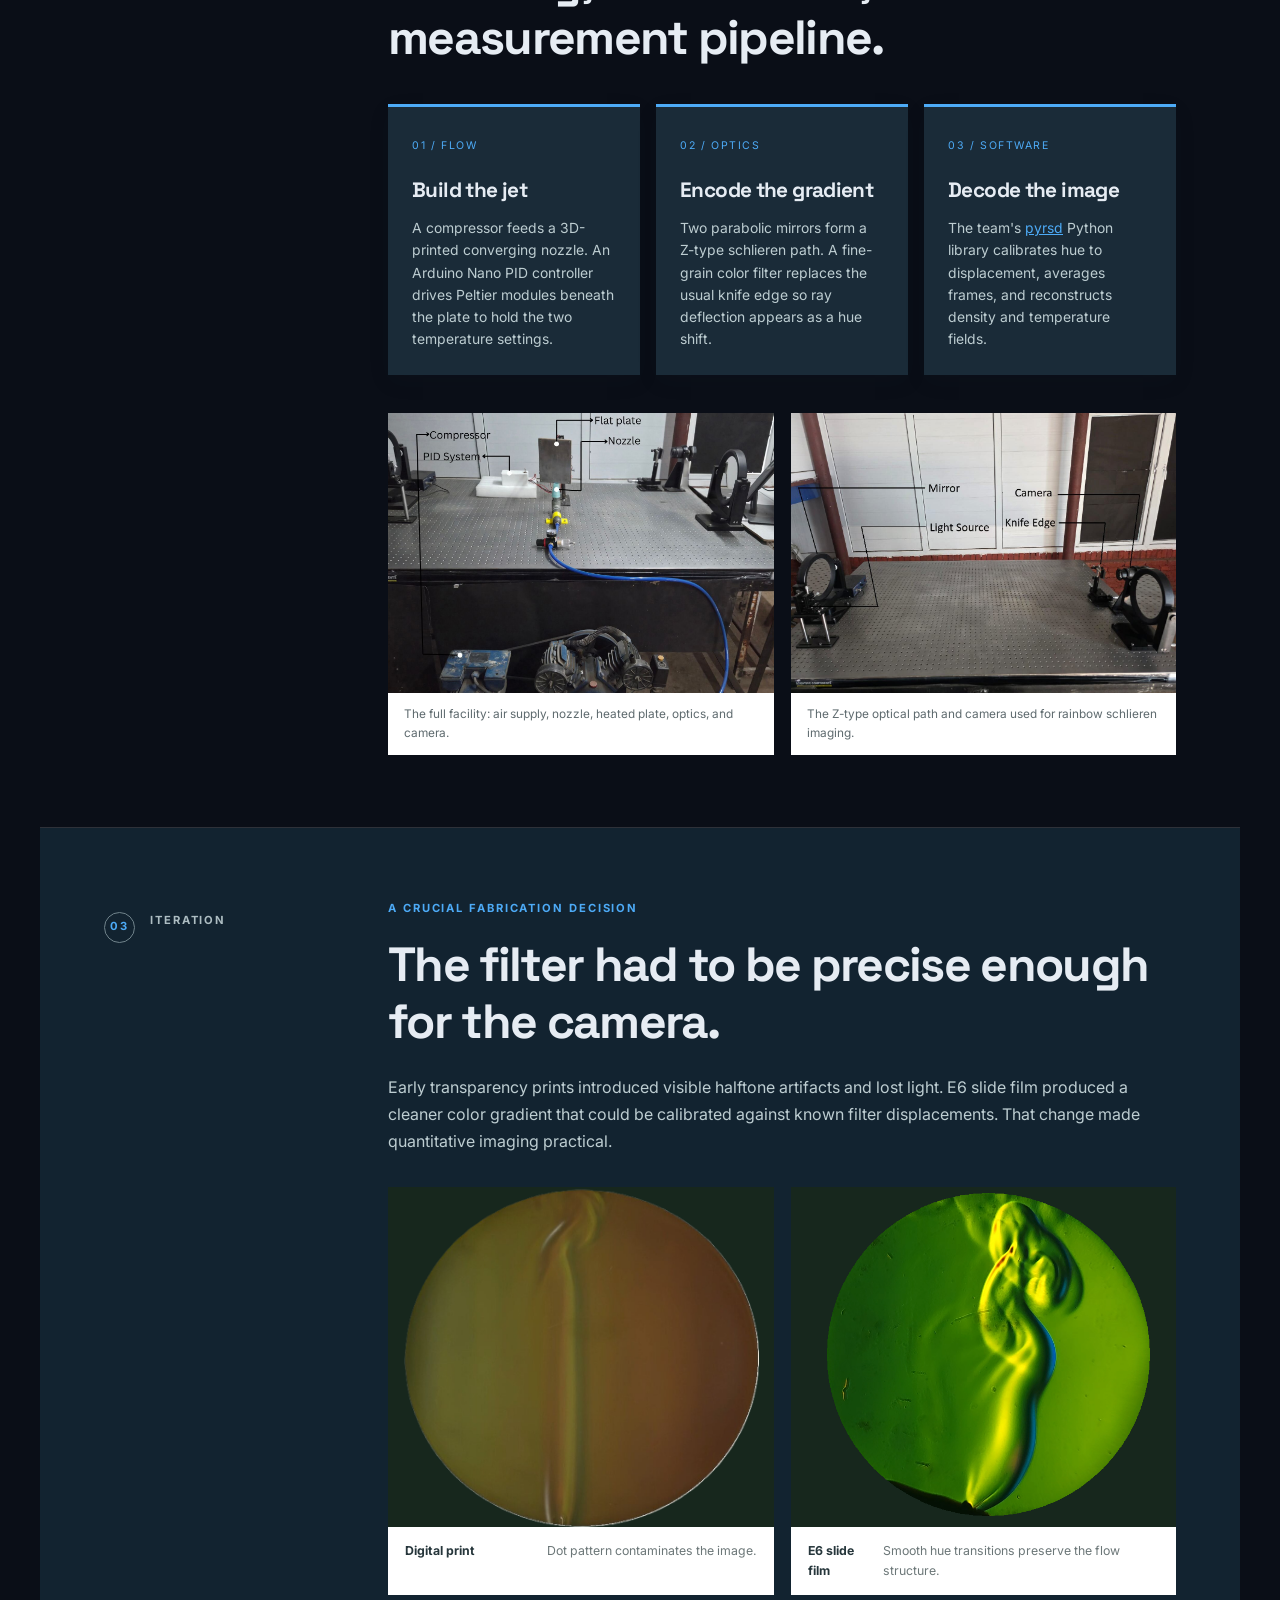
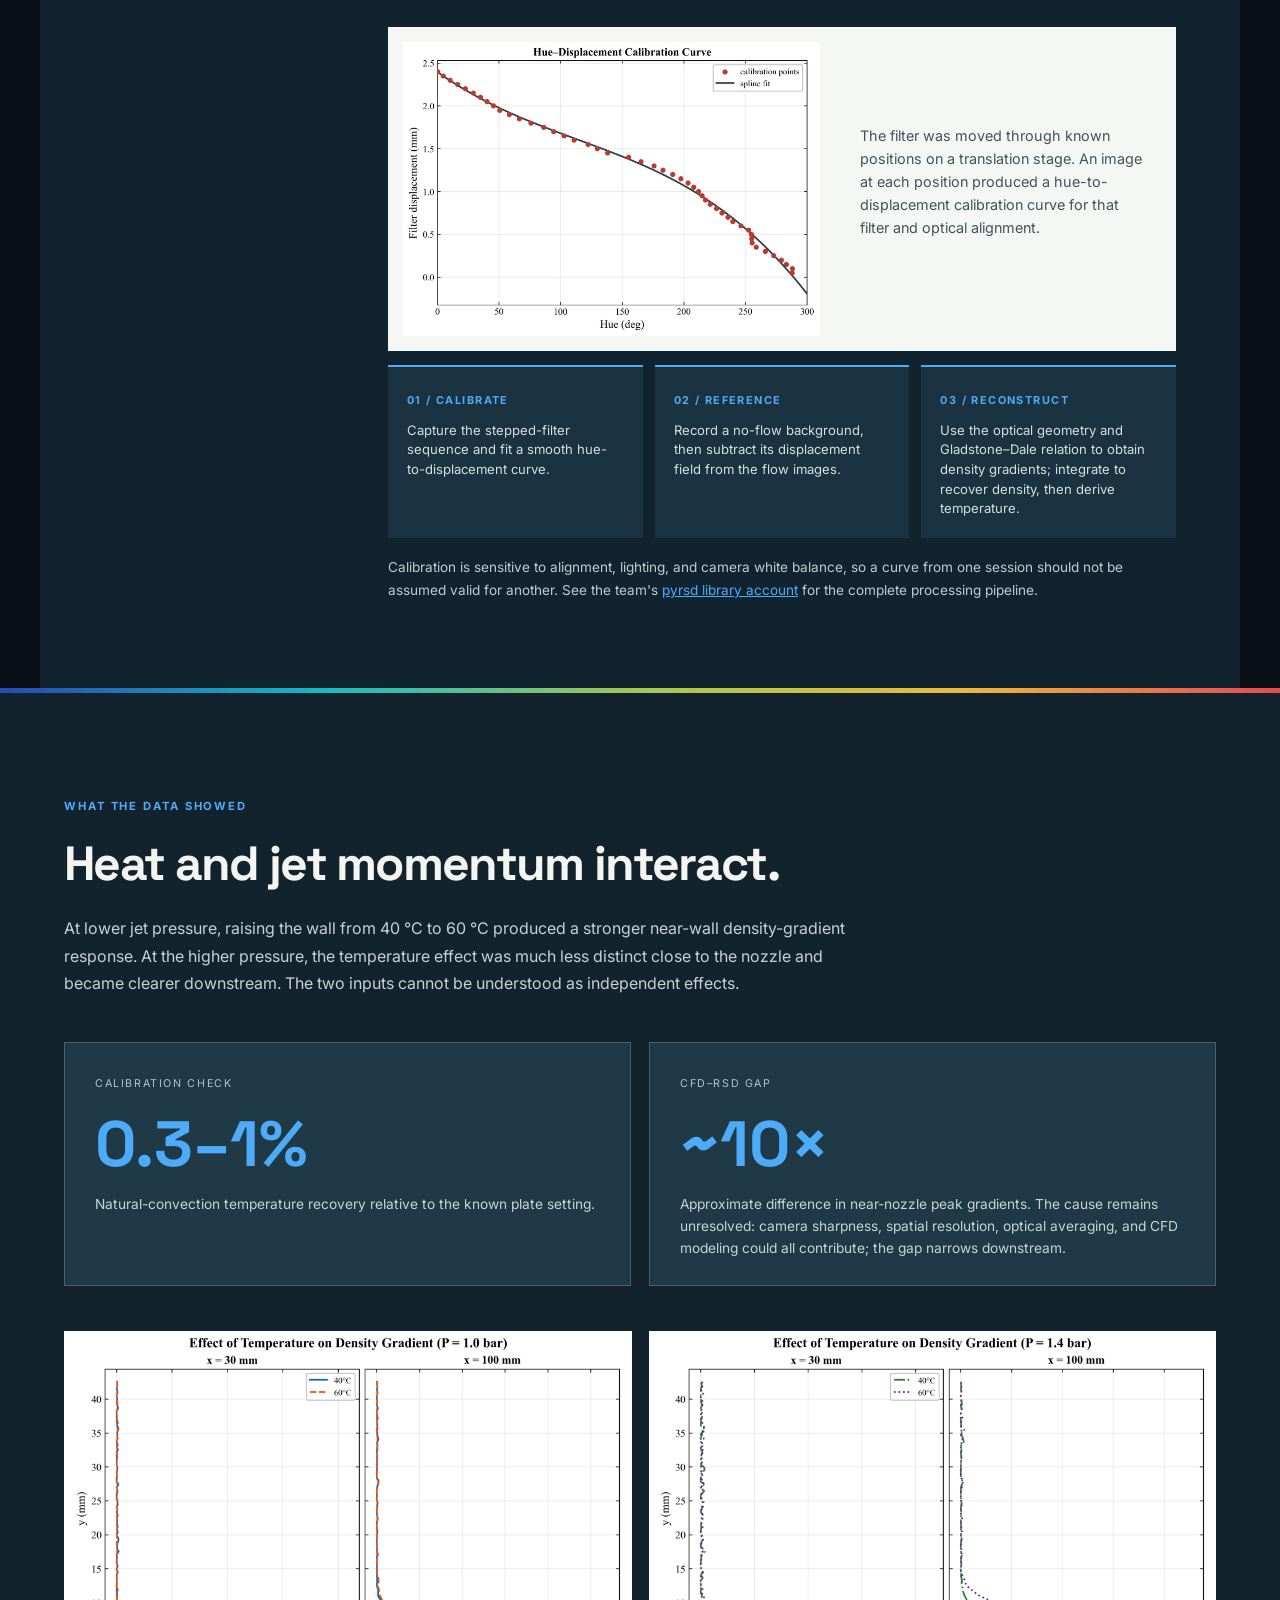
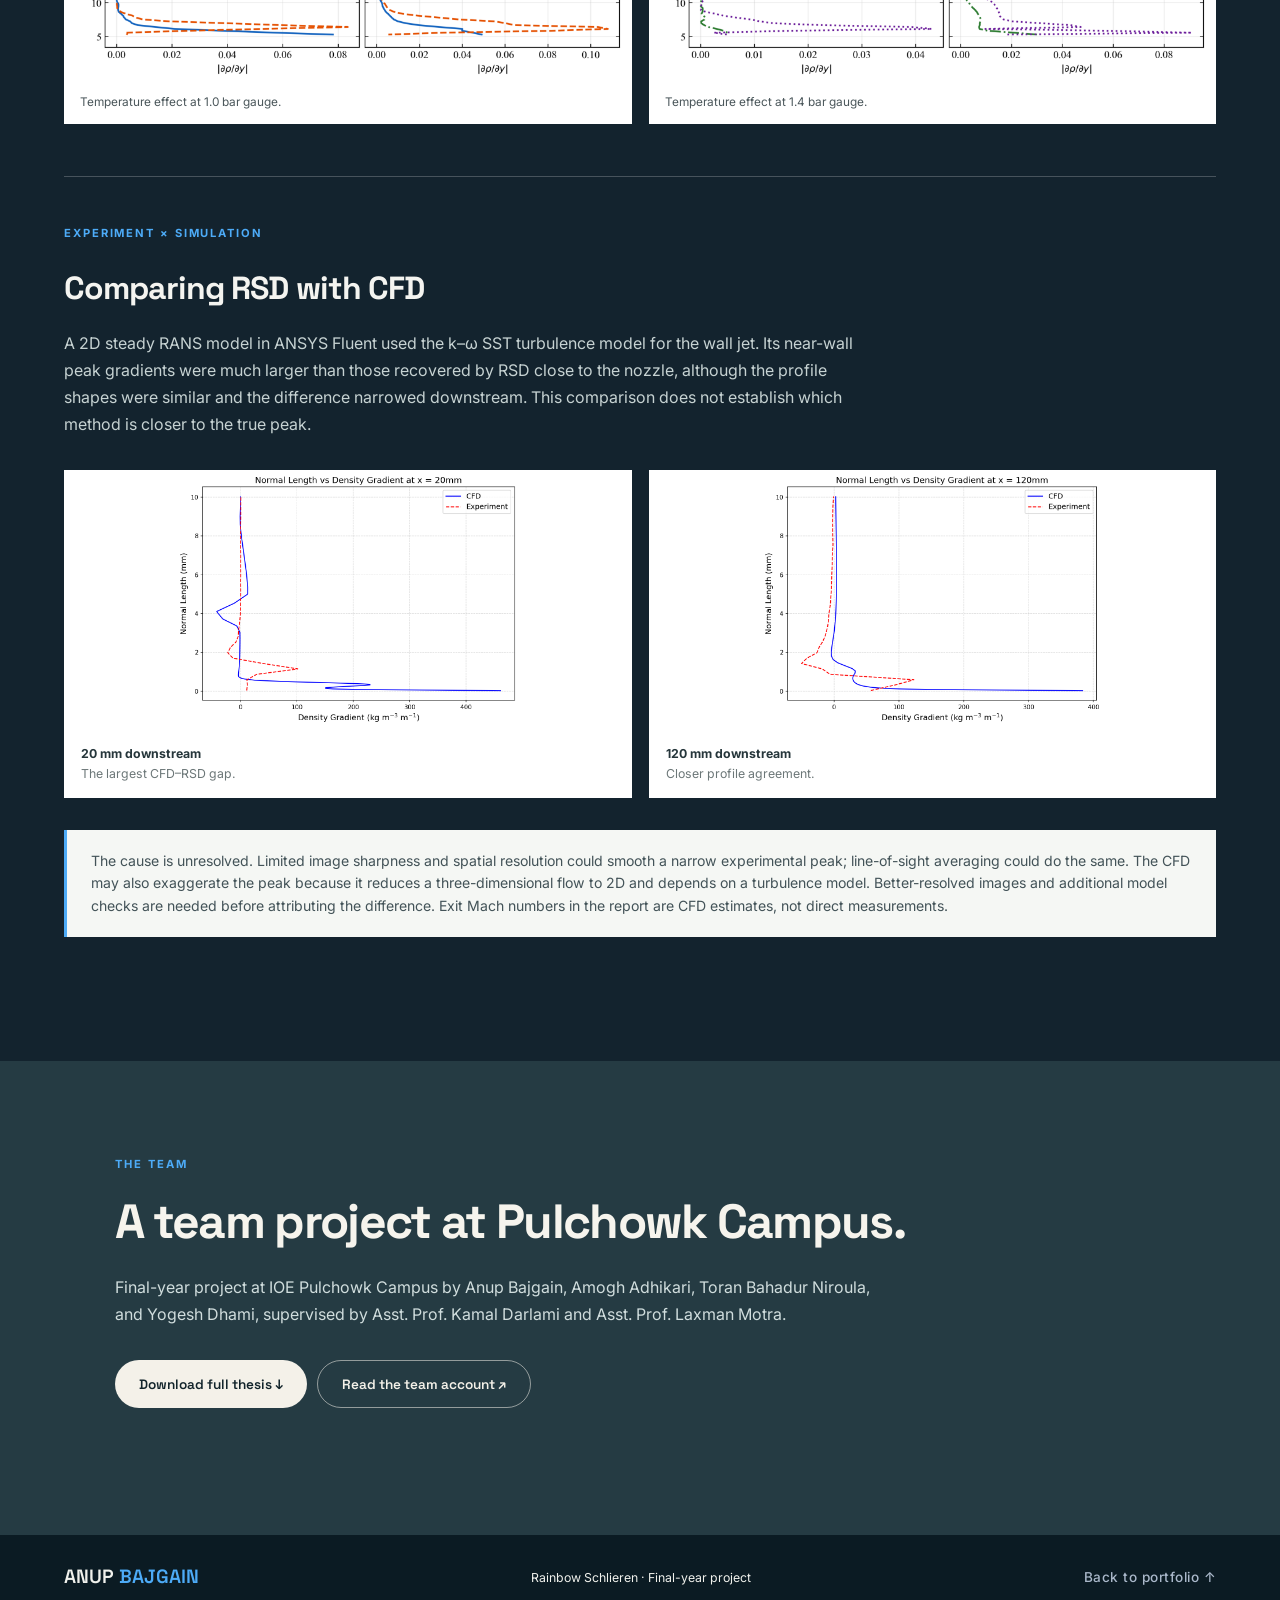
<file: projects/final-year-project.html>
<!DOCTYPE html>
<html lang="en">

<head>
  <meta charset="UTF-8">
  <meta name="viewport" content="width=device-width, initial-scale=1">
  <meta name="description"
    content="Anup Bajgain's final-year project: measuring the effect of surface heating on a compressible wall jet with Rainbow Schlieren Deflectometry and comparing the results with CFD.">
  <title>Rainbow Schlieren Wall-Jet Study | Anup Bajgain</title>
  <link rel="preconnect" href="https://fonts.googleapis.com">
  <link rel="preconnect" href="https://fonts.gstatic.com" crossorigin>
  <link
    href="https://fonts.googleapis.com/css2?family=Inter:wght@400;500;600;700&family=Space+Grotesk:wght@400;500;600;700&display=swap"
    rel="stylesheet">
  <link rel="stylesheet" href="../css/wall-jet.css">
  <link rel="stylesheet" href="../css/project-shared.css">
  <link rel="stylesheet" href="../css/flight-transition.css">
  <script src="../js/flight-transition-boot.js"></script>
</head>

<body>
  <a class="skip-link" href="#overview">Skip to project</a>
  <header class="site-header">
    <a class="project-back-link" href="../index.html#projects">← Back to Portfolio</a>
    <nav aria-label="Project navigation">
      <a href="#overview">Overview</a>
      <a href="#method">Method</a>
      <a href="#calibration">Calibration</a>
      <a href="#results">Results</a>
    </nav>
  </header>
  <main id="overview">
    <section class="intro" aria-labelledby="title">
      <div class="intro-top"><span class="eyebrow">Final-year research · 2025–26</span><span class="page-count">FYP /
          01</span></div>
      <h1 id="title">Making invisible<br><em>flow</em> measurable<span class="period">.</span></h1>
      <div class="intro-bottom">
        <p>Study of the Surface Heating Effect on a Compressible Wall Jet Using <strong>Rainbow Schlieren
            Deflectometry</strong></p>
        <div class="intro-actions"><a class="btn dark" href="#method">Explore the work ↘</a><a class="btn outline"
            href="reports/final-year-project.pdf" download>Download thesis ↓</a></div>
      </div>
    </section>

    <figure class="hero-data">
      <div class="hero-data-heading"><span>Measured field / 01</span><span>1.0 bar gauge · 60 °C plate</span></div>
      <img src="images/wall-jet/wall-jet-rsd-gradient-1.0bar-60c.png"
        alt="Measured mean wall-normal density-gradient field of a compressible wall jet over a heated plate"
        width="1800" height="486" fetchpriority="high">
      <figcaption>The measured density-gradient layer runs from the nozzle across the heated surface. Colors encode
        gradient magnitude.</figcaption>
    </figure>

    <section class="overview" aria-labelledby="overview-title">
      <div class="section-marker"><span>01</span><span>The question</span></div>
      <div>
        <h2 id="overview-title">What changes when a fast wall jet meets a hot surface?</h2>
        <p>A high-subsonic air jet travels along a metal plate. Heating the plate changes the near-wall density field,
          but the effect is hard to see directly. Our four-person team built the jet facility and an optical measurement
          system, then used calibrated color images to reconstruct density gradients and compare them with a CFD model.
        </p>
        <p>Rainbow Schlieren Deflectometry (RSD) converts tiny light-ray deflections into hue changes. With a measured
          filter calibration, the colors become quantitative data rather than visual effects.</p>
      </div>
    </section>

    <section class="parameter-band" aria-label="Experimental conditions">
      <div><span>Nozzle exit</span><strong>12 × 5 <small>mm</small></strong><span>3D-printed converging nozzle</span>
      </div>
      <div><span>Plate settings</span><strong>40 / 60 <small>°C</small></strong><span>PID-controlled heating</span>
      </div>
      <div><span>Gauge pressure</span><strong>1.0 / 1.4 <small>bar</small></strong><span>Quantitative RSD cases</span>
      </div>
      <div><span>Optics</span><strong>2 × 200 <small>mm</small></strong><span>Z-type parabolic mirrors</span></div>
    </section>

    <section id="method" class="method section-wrap" aria-labelledby="method-title">
      <div class="section-marker"><span>02</span><span>Build &amp; measure</span></div>
      <div class="section-main">
        <span class="overline">The experimental path</span>
        <h2 id="method-title">A facility, a color filter, and a measurement pipeline.</h2>
        <div class="method-grid">
          <article class="method-card"><span>01 / FLOW</span>
            <h3>Build the jet</h3>
            <p>A compressor feeds a 3D-printed converging nozzle. An Arduino Nano PID controller drives Peltier modules
              beneath the plate to hold the two temperature settings.</p>
          </article>
          <article class="method-card"><span>02 / OPTICS</span>
            <h3>Encode the gradient</h3>
            <p>Two parabolic mirrors form a Z-type schlieren path. A fine-grain color filter replaces the usual knife
              edge so ray deflection appears as a hue shift.</p>
          </article>
          <article class="method-card"><span>03 / SOFTWARE</span>
            <h3>Decode the image</h3>
            <p>The team's <a href="https://github.com/toranbdrniroula/pyrsd" target="_blank"
                rel="noopener noreferrer">pyrsd</a> Python library calibrates hue to displacement, averages frames, and
              reconstructs density and temperature fields.</p>
          </article>
        </div>
        <div class="photo-pair">
          <figure><img src="images/wall-jet/wall-jet-rsd-experimental-setup.jpg"
              alt="Annotated photograph of the compressible wall-jet test facility" loading="lazy">
            <figcaption>The full facility: air supply, nozzle, heated plate, optics, and camera.</figcaption>
          </figure>
          <figure><img src="images/wall-jet/wall-jet-rsd-schlieren-system.jpg"
              alt="Z-type double-mirror rainbow schlieren optical system" loading="lazy">
            <figcaption>The Z-type optical path and camera used for rainbow schlieren imaging.</figcaption>
          </figure>
        </div>
      </div>
    </section>

    <section id="calibration" class="filter-story section-wrap" aria-labelledby="filter-title">
      <div class="section-marker"><span>03</span><span>Iteration</span></div>
      <div class="section-main">
        <span class="overline">A crucial fabrication decision</span>
        <h2 id="filter-title">The filter had to be precise enough for the camera.</h2>
        <p>Early transparency prints introduced visible halftone artifacts and lost light. E6 slide film produced a
          cleaner color gradient that could be calibrated against known filter displacements. That change made
          quantitative imaging practical.</p>
        <div class="comparison-grid">
          <figure><img src="images/wall-jet/wall-jet-rsd-filter-digital-print.png"
              alt="Schlieren image with halftone artifacts from a digitally printed filter" loading="lazy">
            <figcaption><b>Digital print</b><span>Dot pattern contaminates the image.</span></figcaption>
          </figure>
          <figure><img src="images/wall-jet/wall-jet-rsd-filter-e6-film.png"
              alt="Cleaner schlieren image using an E6 slide-film filter" loading="lazy">
            <figcaption><b>E6 slide film</b><span>Smooth hue transitions preserve the flow structure.</span>
            </figcaption>
          </figure>
        </div>
        <div class="calibration-row"><img src="images/wall-jet/wall-jet-rsd-calibration-curve.jpg"
            alt="Calibration curve mapping measured hue to filter displacement" loading="lazy">
          <p>The filter was moved through known positions on a translation stage. An image at each position produced a
            hue-to-displacement calibration curve for that filter and optical alignment.</p>
        </div>
        <div class="calibration-steps" aria-label="RSD calibration and processing sequence">
          <div><span>01 / CALIBRATE</span>
            <p>Capture the stepped-filter sequence and fit a smooth hue-to-displacement curve.</p>
          </div>
          <div><span>02 / REFERENCE</span>
            <p>Record a no-flow background, then subtract its displacement field from the flow images.</p>
          </div>
          <div><span>03 / RECONSTRUCT</span>
            <p>Use the optical geometry and Gladstone–Dale relation to obtain density gradients; integrate to recover
              density, then derive temperature.</p>
          </div>
        </div>
        <p class="calibration-note">Calibration is sensitive to alignment, lighting, and camera white balance, so a
          curve from one session should not be assumed valid for another. See the team's <a
            href="https://toranniroula.com.np/work/pyrsd-library/" target="_blank" rel="noopener noreferrer">pyrsd
            library account</a> for the complete processing pipeline.</p>
      </div>
    </section>

    <section id="results" class="results" aria-labelledby="results-title">
      <div class="results-inner"><span class="overline">What the data showed</span>
        <h2 id="results-title">Heat and jet momentum interact.</h2>
        <p>At lower jet pressure, raising the wall from 40 °C to 60 °C produced a stronger near-wall density-gradient
          response. At the higher pressure, the temperature effect was much less distinct close to the nozzle and became
          clearer downstream. The two inputs cannot be understood as independent effects.</p>
        <div class="result-highlights">
          <div><span>Calibration check</span><strong>0.3–1%</strong>
            <p>Natural-convection temperature recovery relative to the known plate setting.</p>
          </div>
          <div><span>CFD–RSD gap</span><strong>~10×</strong>
            <p>Approximate difference in near-nozzle peak gradients. The cause remains unresolved: camera sharpness,
              spatial resolution, optical averaging, and CFD modeling could all
              contribute; the gap narrows downstream.</p>
          </div>
        </div>
        <div class="result-figures">
          <figure><img src="images/wall-jet/wall-jet-rsd-temperature-effect-1.0bar.png"
              alt="Density-gradient profiles comparing 40 and 60 degrees Celsius at 1.0 bar gauge" loading="lazy">
            <figcaption>Temperature effect at 1.0 bar gauge.</figcaption>
          </figure>
          <figure><img src="images/wall-jet/wall-jet-rsd-temperature-effect-1.4bar.png"
              alt="Density-gradient profiles comparing 40 and 60 degrees Celsius at 1.4 bar gauge" loading="lazy">
            <figcaption>Temperature effect at 1.4 bar gauge.</figcaption>
          </figure>
        </div>
        <div class="result-comparison">
          <span class="overline">Experiment × simulation</span>
          <h3>Comparing RSD with CFD</h3>
          <p>A 2D steady RANS model in ANSYS Fluent used the k–ω SST turbulence model for the wall jet. Its near-wall
            peak gradients were much larger than those recovered by RSD close to the nozzle, although the profile shapes
            were similar and the difference narrowed downstream. This comparison does not establish which method is
            closer to the true peak.</p>
          <div class="comparison-grid charts">
            <figure><img src="images/wall-jet/wall-jet-rsd-cfd-vs-rsd-x20mm.png"
                alt="Comparison of CFD and RSD density-gradient profiles 20 mm downstream" loading="lazy">
              <figcaption><b>20 mm downstream</b><span>The largest CFD–RSD gap.</span></figcaption>
            </figure>
            <figure><img src="images/wall-jet/wall-jet-rsd-cfd-vs-rsd-x120mm.png"
                alt="Comparison of CFD and RSD density-gradient profiles 120 mm downstream" loading="lazy">
              <figcaption><b>120 mm downstream</b><span>Closer profile agreement.</span></figcaption>
            </figure>
          </div>
          <p class="caveat">The cause is unresolved. Limited image sharpness and spatial resolution could smooth a
            narrow experimental peak; line-of-sight averaging could do the same. The CFD may also exaggerate the peak
            because it reduces a three-dimensional flow to 2D and depends on a turbulence model. Better-resolved images
            and additional model checks are needed before attributing the difference. Exit Mach numbers in the report
            are CFD estimates, not direct measurements.</p>
        </div>
      </div>
    </section>

    <section class="closing">
      <div><span class="overline">The team</span>
        <h2>A team project at Pulchowk Campus.</h2>
        <p>Final-year project at IOE Pulchowk Campus by Anup Bajgain, Amogh Adhikari, Toran Bahadur Niroula, and Yogesh
          Dhami, supervised by Asst. Prof. Kamal Darlami and Asst. Prof. Laxman Motra.</p>
        <div class="closing-links"><a class="btn light" href="reports/final-year-project.pdf" download>Download full
            thesis ↓</a><a class="btn line" href="https://toranniroula.com.np/work/compressible-wall-jet-rsd/"
            target="_blank" rel="noopener noreferrer">Read the team account ↗</a></div>

      </div>
    </section>
  </main>
  <footer class="site-footer"><a class="brand" href="../index.html#home">ANUP <span>BAJGAIN</span></a><span>Rainbow
      Schlieren · Final-year project</span><a href="../index.html#projects">Back to portfolio ↑</a></footer>
  <script type="module" src="../js/flight-transition.js"></script>
</body>

</html>
</file>
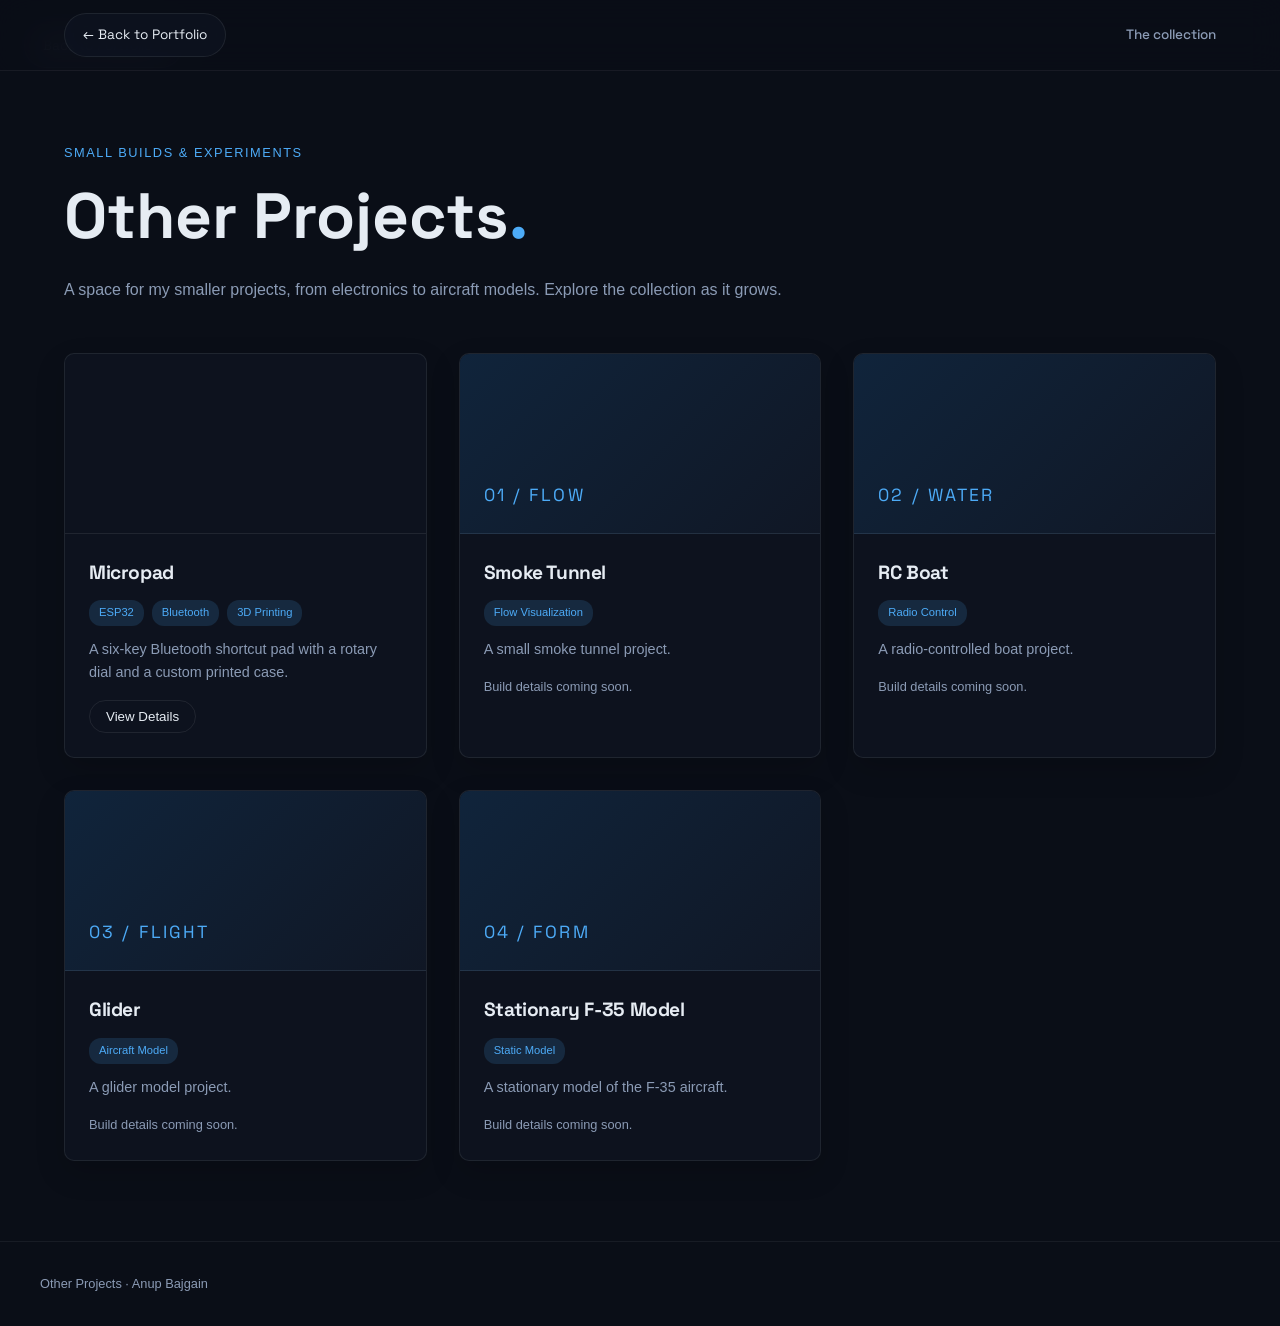
<file: projects/micropad.html>
<!DOCTYPE html>
<html lang="en">
<head>
  <meta charset="UTF-8">
  <meta name="viewport" content="width=device-width, initial-scale=1">
  <meta http-equiv="refresh" content="0; url=others.html#micropad">
  <title>Micropad | Other Projects</title>
</head>
<body>
  <p>Micropad is now in <a href="others.html#micropad">Other Projects</a>.</p>
</body>
</html>
</file>
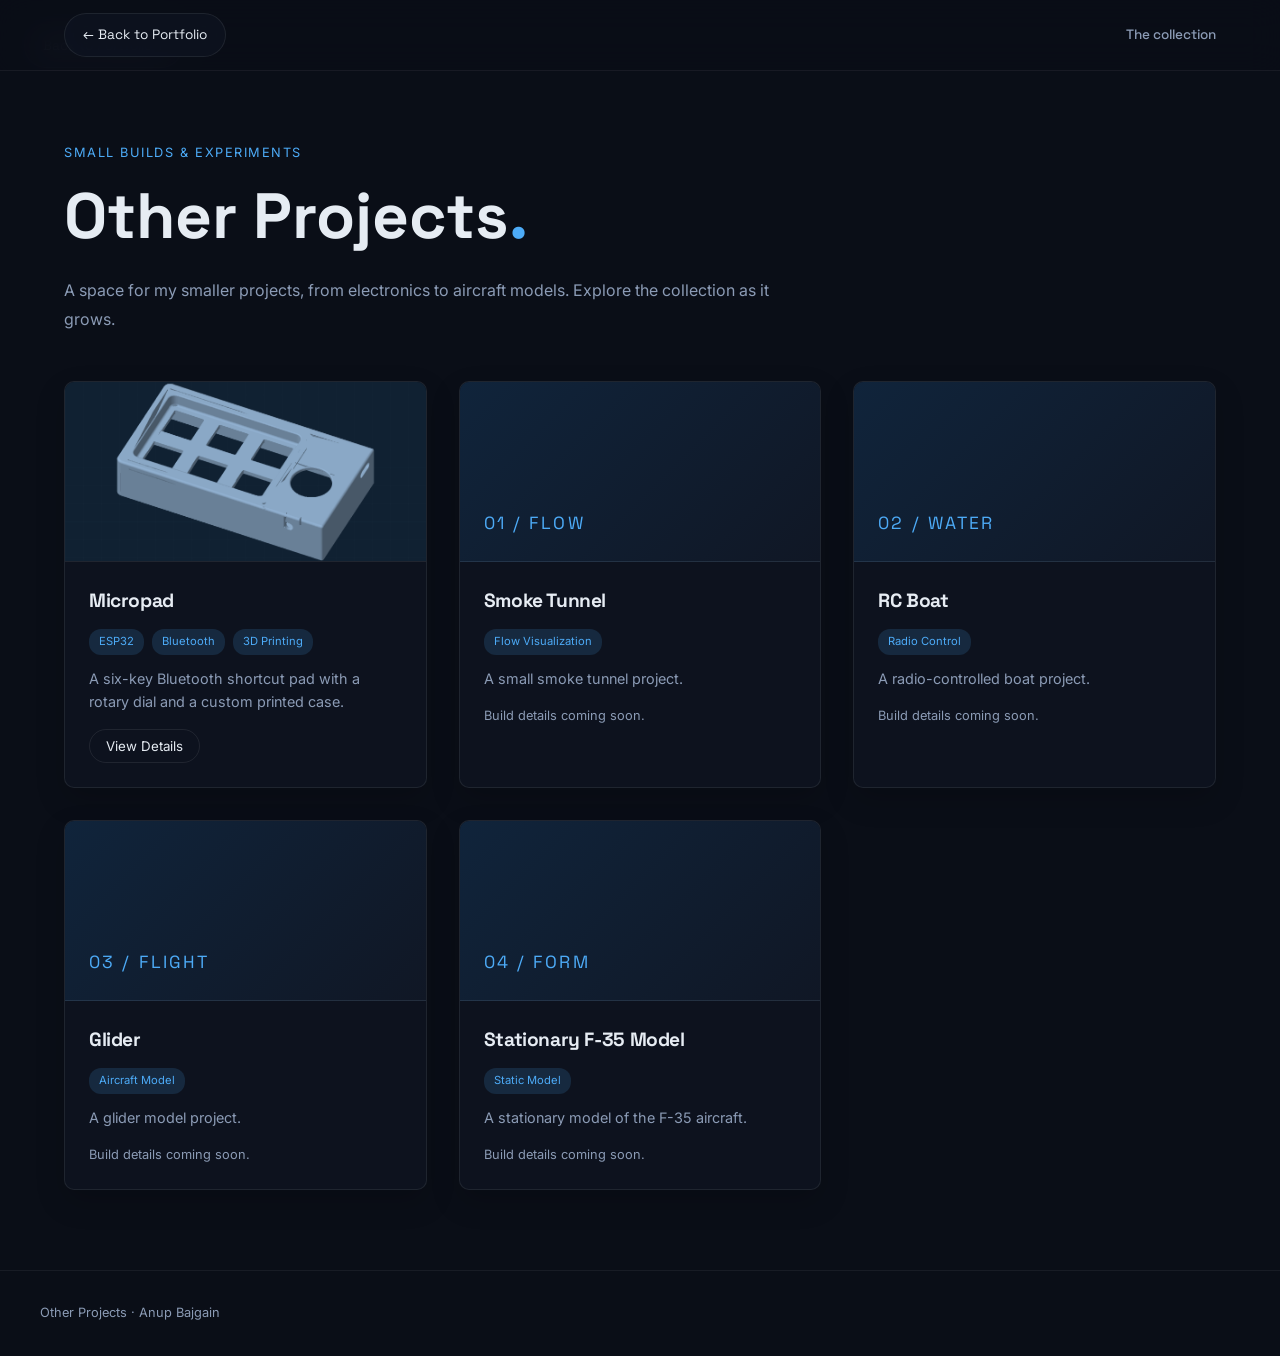
<file: projects/others.html>
<!DOCTYPE html>
<html lang="en">
<head>
  <meta charset="UTF-8">
  <meta name="viewport" content="width=device-width, initial-scale=1">
  <meta name="description" content="Smaller projects by Anup Bajgain: Micropad, Smoke Tunnel, RC Boat, Glider and a stationary F-35 model.">
  <title>Other Projects | Anup Bajgain</title>
  <link rel="preconnect" href="https://fonts.googleapis.com">
  <link rel="preconnect" href="https://fonts.gstatic.com" crossorigin>
  <link href="https://fonts.googleapis.com/css2?family=Inter:wght@400;500;600;700&family=Space+Grotesk:wght@400;500;600;700&display=swap" rel="stylesheet">
  <link rel="stylesheet" href="../css/style.css">
  <link rel="stylesheet" href="../css/other-projects.css">
  <link rel="stylesheet" href="../css/flight-transition.css">
  <script src="../js/flight-transition-boot.js"></script>
</head>
<body class="dark-theme">
  <header class="project-topbar">
    <div class="project-topbar-inner">
      <a href="../index.html#projects" class="detail-back-link">← Back to Portfolio</a>
      <nav class="project-section-links" aria-label="Project navigation"><a href="#collection">The collection</a></nav>
    </div>
  </header>
  <main class="collection-shell">
    <section class="collection-intro" aria-labelledby="page-title">
      <p class="collection-eyebrow">Small builds &amp; experiments</p>
      <h1 id="page-title">Other Projects<span>.</span></h1>
      <p>A space for my smaller projects, from electronics to aircraft models. Explore the collection as it grows.</p>
    </section>
    <section id="collection" aria-label="Project collection" class="projects-grid collection-grid">
      <article class="project-card glass-card" id="micropad">
        <div class="project-image-wrapper"><img src="images/micropad/case-cad.png" alt="CAD render of the Micropad enclosure with six key openings and a rotary control opening" class="project-image-photo" loading="lazy"></div>
        <div class="project-info">
          <h2 class="project-title">Micropad</h2>
          <div class="project-tags"><span class="project-tag">ESP32</span><span class="project-tag">Bluetooth</span><span class="project-tag">3D Printing</span></div>
          <p class="project-desc">A six-key Bluetooth shortcut pad with a rotary dial and a custom printed case.</p>
          <button class="btn-project-detail" type="button" data-project-dialog="micropad-details" aria-haspopup="dialog">View Details</button>
        </div>
      </article>
      <article class="project-card glass-card" id="smoke-tunnel">
        <div class="collection-marker" aria-hidden="true">01 / FLOW</div>
        <div class="project-info"><h2 class="project-title">Smoke Tunnel</h2><div class="project-tags"><span class="project-tag">Flow Visualization</span></div><p class="project-desc">A small smoke tunnel project.</p><p class="collection-note">Build details coming soon.</p></div>
      </article>
      <article class="project-card glass-card" id="rc-boat">
        <div class="collection-marker" aria-hidden="true">02 / WATER</div>
        <div class="project-info"><h2 class="project-title">RC Boat</h2><div class="project-tags"><span class="project-tag">Radio Control</span></div><p class="project-desc">A radio-controlled boat project.</p><p class="collection-note">Build details coming soon.</p></div>
      </article>
      <article class="project-card glass-card" id="glider">
        <div class="collection-marker" aria-hidden="true">03 / FLIGHT</div>
        <div class="project-info"><h2 class="project-title">Glider</h2><div class="project-tags"><span class="project-tag">Aircraft Model</span></div><p class="project-desc">A glider model project.</p><p class="collection-note">Build details coming soon.</p></div>
      </article>
      <article class="project-card glass-card" id="f35-model">
        <div class="collection-marker" aria-hidden="true">04 / FORM</div>
        <div class="project-info"><h2 class="project-title">Stationary F-35 Model</h2><div class="project-tags"><span class="project-tag">Static Model</span></div><p class="project-desc">A stationary model of the F-35 aircraft.</p><p class="collection-note">Build details coming soon.</p></div>
      </article>
    </section>
  </main>
  <dialog class="project-dialog" id="micropad-details" aria-labelledby="micropad-title" aria-describedby="micropad-summary">
    <div class="project-dialog-header">
      <div><p class="collection-eyebrow">Small builds &amp; experiments</p><h2 id="micropad-title">Micropad</h2></div>
      <form method="dialog"><button class="project-dialog-close" aria-label="Close Micropad details" autofocus>&times;</button></form>
    </div>
    <p id="micropad-summary">A wireless shortcut pad built with an ESP32, six mechanical keys and a rotary encoder. I designed the PCB and 3D-printed enclosure, then programmed Bluetooth controls for media and everyday shortcuts.</p>
    <div class="project-dialog-images">
      <figure><img src="images/micropad/case-cad.png" alt="CAD render of the six-key enclosure with a rotary encoder opening" width="1600" height="1000" loading="lazy"><figcaption>3D-printed enclosure design</figcaption></figure>
      <figure><img src="images/micropad/pcb-layout.png" alt="Custom PCB layout with six switch positions and a rotary encoder footprint" width="1280" height="515" loading="lazy"><figcaption>Custom PCB layout</figcaption></figure>
    </div>
    <div class="project-tags"><span class="project-tag">ESP32</span><span class="project-tag">Bluetooth HID</span><span class="project-tag">PCB Design</span><span class="project-tag">3D Printing</span></div>
  </dialog>
  <footer class="footer"><div class="footer-container"><p class="footer-text">Other Projects · Anup Bajgain</p><a class="detail-back-link" href="../index.html#projects">Back to Portfolio ↑</a></div></footer>
  <script>
    document.querySelectorAll('[data-project-dialog]').forEach((button) => {
      const dialog = document.getElementById(button.dataset.projectDialog);
      button.addEventListener('click', () => dialog.showModal());
      dialog.addEventListener('click', (event) => {
        const bounds = dialog.getBoundingClientRect();
        if (event.target === dialog && (event.clientX < bounds.left || event.clientX > bounds.right || event.clientY < bounds.top || event.clientY > bounds.bottom)) dialog.close();
      });
    });
  </script>
  <script type="module" src="../js/flight-transition.js"></script>
</body>
</html>
</file>
<file: css/aircraft-manufacturing.css>
:root{--bg:#0a0e17;--panel:#111a28;--text:#e6ecf3;--muted:#aab8ca;--blue:#4dabf7;--line:rgba(255,255,255,.1)}
*{box-sizing:border-box}html{scroll-behavior:smooth}body{margin:0;background:var(--bg);color:var(--text);font:400 1rem/1.7 Inter,sans-serif}img{display:block;max-width:100%}a{color:inherit}h1,h2,h3,p,figure{margin-top:0}h1,h2,h3,.button,.project-back-link,.fact-strip strong{font-family:"Space Grotesk",sans-serif}h2{font-size:clamp(2rem,5vw,3rem);line-height:1.18;letter-spacing:-.035em}p{max-width:72ch}::selection{background:var(--blue);color:#07101b}:focus-visible{outline:3px solid var(--blue);outline-offset:4px}[id]{scroll-margin-top:90px}
.skip-link{position:absolute;top:-80px;left:10px;z-index:200;padding:10px 15px;background:var(--blue);color:#07101b}.skip-link:focus{top:10px}
.site-bar{height:70px;position:sticky;top:0;z-index:100;display:flex;align-items:center;justify-content:space-between;gap:22px;padding:0 clamp(20px,4vw,72px);background:rgba(10,14,23,.96);border-bottom:1px solid var(--line);backdrop-filter:blur(16px)}.project-back-link{display:inline-flex;align-items:center;min-height:38px;padding:7px 14px;border:1px solid #ffffff35;border-radius:30px;text-decoration:none;font-size:.85rem;font-weight:500;white-space:nowrap}.project-back-link:hover{border-color:var(--blue);color:var(--blue)}.site-bar nav{display:flex;gap:clamp(15px,2.8vw,40px);min-width:0;overflow-x:auto;scrollbar-width:none;white-space:nowrap}.site-bar nav::-webkit-scrollbar{display:none}.site-bar nav a{flex:0 0 auto;color:var(--muted);font-size:.85rem;font-weight:500;letter-spacing:.5px;text-decoration:none}.site-bar nav a:hover{color:var(--blue)}
.hero{max-width:1400px;min-height:570px;margin:auto;padding:clamp(44px,6vw,90px) clamp(20px,5vw,82px);display:grid;grid-template-columns:minmax(0,1fr) minmax(0,.92fr);gap:clamp(32px,5vw,82px);align-items:center}.eyebrow,.kicker,.chapter-label,.spec-card>span{color:var(--blue);font-size:.75rem;font-weight:700;letter-spacing:.16em;text-transform:uppercase}.hero h1{max-width:740px;margin:22px 0;font-size:clamp(2.7rem,5.1vw,4.2rem);font-weight:700;line-height:1.07;letter-spacing:-.055em}.hero h1 em{font-style:normal;color:var(--blue)}.hero-lead{font-family:"Space Grotesk",sans-serif;font-size:1.2rem;font-weight:500;line-height:1.45}.hero-detail{color:var(--muted)}.actions{display:flex;align-items:center;flex-wrap:wrap;gap:12px;margin-top:29px}.button{display:inline-flex;align-items:center;justify-content:center;gap:13px;min-height:48px;padding:11px 22px;border:1px solid var(--blue);border-radius:30px;text-decoration:none;font-size:.85rem;font-weight:600}.button.primary{background:var(--blue);color:#081320}.button.primary:hover{background:#83c7fa}.button.secondary{border-color:#ffffff50}.button.secondary:hover{border-color:var(--blue);color:var(--blue)}.hero-image{margin:0;background:var(--panel);border:1px solid var(--line);border-radius:22px;overflow:hidden}.hero-image img{width:100%;aspect-ratio:4/3;object-fit:cover}.hero-image figcaption,.image-card figcaption,.outcome figcaption{padding:12px 16px;color:var(--muted);font-size:.78rem}
.fact-strip{max-width:1200px;margin:0 auto;padding:26px 0;display:grid;grid-template-columns:repeat(4,1fr);border-top:1px solid var(--line);border-bottom:1px solid var(--line)}.fact-strip>div{display:flex;flex-direction:column;gap:3px;padding:8px clamp(15px,2vw,30px);border-right:1px solid var(--line)}.fact-strip>div:last-child{border:0}.fact-strip span,.fact-strip small{color:var(--muted);font-size:.78rem}.fact-strip strong{font-size:clamp(1.45rem,2.5vw,2rem);line-height:1.2}.fact-strip strong i{font-size:.7em;font-style:normal;color:var(--blue)}
.chapter{max-width:1200px;margin:auto;padding:82px 0;display:grid;grid-template-columns:190px minmax(0,1fr);gap:40px;border-bottom:1px solid var(--line)}.chapter-label{padding-top:12px}.label-rule{display:block;width:45px;height:1px;margin-top:20px;background:var(--blue)}.chapter-content>p{color:var(--muted)}.chapter-content>h2{max-width:650px;margin:12px 0 22px}.chapter-content>.kicker{color:var(--blue)}.design-grid{display:grid;grid-template-columns:repeat(3,1fr);gap:14px;margin:34px 0}.spec-card{padding:24px;background:var(--panel);border:1px solid var(--line);border-top:2px solid var(--blue);border-radius:14px}.spec-card p{margin:16px 0 0;color:var(--muted);font-size:.9rem}.image-pair{display:grid;grid-template-columns:repeat(2,minmax(0,1fr));gap:18px;margin-top:32px}.image-card{margin:0;overflow:hidden;border:1px solid var(--line);border-radius:14px;background:var(--panel)}.image-card img{width:100%;height:270px;object-fit:contain;background:#1b2738}.note{margin:28px 0;padding:20px 24px;border-left:3px solid var(--blue);background:var(--panel)}.note strong{font-family:"Space Grotesk",sans-serif}.note p{margin:6px 0 0;color:var(--muted)}.steps{display:grid;grid-template-columns:repeat(4,1fr);gap:10px;margin-top:30px}.steps>div{display:flex;flex-direction:column;gap:10px;padding:18px;background:var(--panel);border:1px solid var(--line);border-radius:12px}.steps b{color:var(--blue);font-size:.75rem}.steps span{font-family:"Space Grotesk",sans-serif;font-size:.9rem;font-weight:600}
.outcome{max-width:1200px;margin:0 auto;padding:90px 0;display:grid;grid-template-columns:minmax(0,1fr) minmax(0,.8fr);gap:55px;align-items:center}.outcome h2{margin:12px 0 22px}.outcome p:not(.kicker){color:var(--muted)}.outcome figure{margin:0;overflow:hidden;background:var(--panel);border:1px solid var(--line);border-radius:16px}.outcome img{width:100%;aspect-ratio:4/3;object-fit:cover}.text-link{font-size:.85rem;color:var(--blue);text-decoration:none}.text-link:hover{text-decoration:underline}.site-footer{min-height:90px;padding:20px clamp(20px,5vw,82px);display:flex;align-items:center;justify-content:space-between;gap:20px;border-top:1px solid var(--line);font-size:.8rem;color:var(--muted)}.site-footer a{text-decoration:none}.site-footer a:first-child{font-family:"Space Grotesk",sans-serif;font-size:1.1rem;font-weight:700;color:var(--text)}.site-footer a:first-child span{color:var(--blue)}.site-footer a:last-child:hover{color:var(--blue)}
@media(max-width:1250px){.chapter,.fact-strip,.outcome{margin-left:clamp(20px,5vw,70px);margin-right:clamp(20px,5vw,70px)}}
@media(max-width:800px){.hero,.outcome{grid-template-columns:1fr}.hero{min-height:0}.hero-image{max-width:640px}.chapter{grid-template-columns:1fr;gap:8px;padding:65px 0}.chapter-label{padding:0}.label-rule{display:none}.design-grid{grid-template-columns:1fr}.fact-strip{grid-template-columns:repeat(2,1fr)}.fact-strip>div:nth-child(2){border:0}.fact-strip>div:nth-child(-n+2){border-bottom:1px solid var(--line)}.outcome{gap:30px}}
@media(max-width:560px){.site-bar{gap:12px;padding:0 16px}.site-bar nav{gap:16px}.site-bar nav a{font-size:.78rem}.project-back-link{font-size:.76rem;padding:6px 10px}.hero{padding:54px 20px}.hero h1{font-size:2.7rem}.image-pair{grid-template-columns:1fr}.steps{grid-template-columns:repeat(2,1fr)}.fact-strip>div{padding:15px}.site-footer{align-items:flex-start;flex-direction:column}}
</file>
<file: css/flight-transition.css>
html.flight-pending::before {
  content: ''; position: fixed; inset: 0; background: #080e18; z-index: 19999;
}
html.flight-in-transit { overflow: hidden; }
.flight-in-transit .cursor-canvas { visibility: hidden; }
#flightTransition {
  position: fixed; inset: 0; z-index: 20000; overflow: hidden;
  background: radial-gradient(ellipse at 55% 38%, #192c43 0%, #0c1523 43%, #080e18 80%);
  color: #e6ecf3; font-family: 'Space Grotesk', 'Inter', sans-serif;
  opacity: 1; transition: opacity 220ms ease;
}
#flightTransition[hidden] { display: none; }
#flightTransition.flight-fading { opacity: 0; pointer-events: none; }
#flightTransition, #flightTransition * { box-sizing: border-box; cursor: auto !important; }
#flightTransition > canvas { position: absolute; inset: 0; z-index: 1; display: block; width: 100%; height: 100%; }
.flight-airport {
  position: absolute; inset: 0; z-index: 0; overflow: hidden;
  pointer-events: none;
  will-change: opacity;
}
.flight-airport[hidden] { display: none; }
.flight-airport-layer {
  position: absolute; left: 0; top: 0; width: 1100px; height: 340px;
  transform-origin: 0 0; overflow: hidden; will-change: transform;
  filter: brightness(.72) saturate(.8);
}
.flight-airport-glass {
  width: 100%; height: 100%;
  background: linear-gradient(140deg, rgba(54,91,114,.6), rgba(12,25,39,.2));
  border: 1px solid rgba(148,198,226,.22); border-bottom: 4px solid #567b92;
}
#flightTransition .flight-airport-layer * {
  animation: none !important; transition: none !important; pointer-events: none !important;
}
#flightTransition .flight-airport-hero {
  position: relative; width: 1100px !important; max-width: none !important;
  height: 340px !important; min-height: 0 !important; margin: 0 !important;
  padding: 24px !important; background: transparent !important; overflow: hidden;
}
#flightTransition .flight-airport-hero.hero {
  display: grid; grid-template-columns: 1fr 1fr; gap: 36px; align-items: center;
}
#flightTransition .flight-airport-hero::before { display: none; }
#flightTransition .flight-airport-hero :is(.hero-copy, .hero-content) {
  width: 100%; min-width: 0; padding: 0; margin: 0;
}
#flightTransition .flight-airport-hero h1 { font-size: 54px; line-height: 1.05; margin: 12px 0 14px; }
#flightTransition .flight-airport-hero .hero-name-accent { display: inline; }
#flightTransition .flight-airport-hero .hero-greeting { margin-bottom: 12px; }
#flightTransition .flight-airport-hero :is(.hero-lead, .hero-typewriter) { font-size: 18px; line-height: 1.5; }
#flightTransition .flight-airport-hero :is(.hero-detail, .hero-description) { font-size: 14px; line-height: 1.7; }
#flightTransition .flight-airport-hero :is(.hero-visual, .hero-image) {
  position: relative; inset: auto; width: 100%; height: 292px; min-height: 0; margin: 0; align-self: center;
}
#flightTransition .flight-airport-hero :is(.hero-visual, .hero-image) img { width: 100%; height: 100%; object-fit: cover; }
#flightTransition .flight-airport-hero .flight-lab { inset: 0 0 0 45%; }
#flightTransition .flight-airport-hero :is(.hero-greeting, .hero-name, .hero-typewriter, .hero-description, .hero-cta, .reveal) {
  opacity: 1 !important; transform: none !important; visibility: visible !important;
}
#flightTransition .flight-airport-copy :is(.hero-visual, .hero-image, .flight-lab, .detail-cover-photo) { visibility: hidden !important; }
#flightTransition .flight-airport-visual .flight-airport-hero,
#flightTransition .flight-airport-visual .flight-airport-hero * { visibility: hidden !important; }
#flightTransition .flight-airport-visual :is(.hero-visual, .hero-image, .flight-lab, .detail-cover-photo),
#flightTransition .flight-airport-visual :is(.hero-visual, .hero-image, .flight-lab) * { visibility: visible !important; }
#flightTransition .flight-airport-hero :is(.flight-pause, .scroll-indicator, .typewriter-cursor, .hero-actions, .hero-cta, .actions, .intro-actions, .hero-index, figcaption) { display: none; }
.flight-route {
  position: absolute; z-index: 2; top: max(36px, 8vh); left: 8vw; right: 8vw;
  display: flex; justify-content: space-between; align-items: flex-start; gap: 24px;
}
.flight-route p { margin: 0 0 12px; font-size: 10px; letter-spacing: .2em; color: #8aafce; }
.flight-route h2 { margin: 0; font-size: clamp(24px, 3vw, 42px); line-height: 1.2; font-weight: 500; letter-spacing: -.03em; color: #e6ecf3; }
.flight-route small { font-size: 12px; color: #9aaec2; }
.flight-route-arrow { padding: 0 14px; color: #4dabf7; }
.flight-status {
  position: absolute; z-index: 2; left: 8vw; right: 8vw; bottom: max(30px, 7vh);
  display: flex; align-items: center; justify-content: space-between; gap: 24px;
}
.flight-status-label { font-size: 11px; letter-spacing: .18em; color: #a1bdd5; text-transform: uppercase; }
.flight-progress { margin-top: 14px; height: 1px; width: 160px; background: #23364a; overflow: hidden; }
.flight-progress span { display: block; width: 100%; height: 100%; background: #77bcf1; transform: scaleX(0); transform-origin: left; }
#flightTransition .flight-skip {
  border: 1px solid #40556a; border-radius: 30px; padding: 10px 18px;
  background: transparent; color: #cad8e5; font: inherit; font-size: 12px;
  cursor: pointer !important;
}
#flightTransition .flight-skip:hover { background: #1d3044; border-color: #77bcf1; }
#flightTransition .flight-skip:focus-visible { outline: 2px solid #77bcf1; outline-offset: 5px; }
@media (max-width: 600px) {
  .flight-route { flex-direction: column; gap: 14px; }
  .flight-route h2 { max-width: 82vw; }
  .flight-progress { width: 110px; }
}
@media (prefers-reduced-motion: reduce) {
  #flightTransition { transition: none; }
  html.flight-pending::before { display: none; }
}
</file>
<file: css/apd.css>
* {
  box-sizing:border-box
}
html {
  scroll-behavior:smooth
}
body {
  margin:0;
  background:#0b1722;
  color:#f4f6f2;
  font-family:"Inter",sans-serif;
  line-height:1.65
}
img {
  max-width:100%;
  display:block
}
a {
  color:inherit
}
h1,h2,h3,p,figure {
  margin-top:0
}
h1,h2,h3,.brand,.fact-strip strong,.mission-grid b,.result strong {
  font-family:"Space Grotesk",sans-serif
}
h2 {
  font-size:clamp(2rem,4vw,3.7rem);
  line-height:1.13;
  letter-spacing:-.04em
}
p {
  max-width:72ch
}
::selection {
  background:#d4ea67;
  color:#0b1722
}
:focus-visible {
  outline:3px solid #d4ea67;
  outline-offset:4px
}
.skip-link {
  position:absolute;
  top:-90px;
  left:12px;
  z-index:50;
  background:#d4ea67;
  color:#0b1722;
  padding:10px 16px
}
.skip-link:focus {
  top:12px
}
.site-bar {
  height:76px;
  padding:0 clamp(22px,4vw,72px);
  display:flex;
  align-items:center;
  justify-content:space-between;
  gap:20px;
  background:#0b1722;
  border-bottom:1px solid #ffffff1e
}
.brand {
  text-decoration:none;
  font-size:1.03rem;
  font-weight:700;
  letter-spacing:.08em;
  white-space:nowrap
}
.brand span {
  color:#d4ea67
}
.site-bar nav {
  display:flex;
  gap:clamp(15px,2.8vw,40px)
}
.site-bar nav a,.apd-footer a:not(.brand) {
  text-decoration:none;
  color:#b9c6cc;
  font-size:.84rem
}
.site-bar nav a:hover,.apd-footer a:hover {
  color:#d4ea67
}
.hero {
  position:relative;
  min-height:650px;
  display:grid;
  grid-template-columns:minmax(390px,.9fr) minmax(0,1.1fr);
  overflow:hidden;
  background:radial-gradient(circle at 30% 42%,#264353 0%,#0b1722 54%)
}
.hero-copy {
  position:relative;
  z-index:2;
  align-self:center;
  min-width:0;
  padding:clamp(70px,8vw,140px) 0 100px clamp(22px,6vw,110px)
}
.eyebrow,.kicker,.chapter-number {
  font-size:.72rem;
  text-transform:uppercase;
  letter-spacing:.18em;
  font-weight:700
}
.eyebrow {
  display:inline-flex;
  align-items:center;
  gap:11px;
  color:#d4ea67
}
.status-dot {
  width:8px;
  height:8px;
  border-radius:50%;
  background:#d4ea67;
  box-shadow:0 0 0 5px #d4ea6728
}
.hero h1 {
  font-size:clamp(5rem,10vw,10rem);
  line-height:.9;
  letter-spacing:-.08em;
  margin:35px 0 32px
}
.title-period {
  color:#d4ea67
}
.hero-lead {
  max-width:530px;
  font-family:"Space Grotesk",sans-serif;
  font-size:clamp(1.6rem,2.7vw,2.65rem);
  line-height:1.22;
  letter-spacing:-.03em;
  margin-bottom:18px
}
.hero-detail {
  color:#c4d1d4;
  font-size:1rem;
  max-width:500px
}
.hero-actions,.closing-actions {
  display:flex;
  flex-wrap:wrap;
  gap:12px;
  margin-top:33px
}
.action {
  min-height:49px;
  display:inline-flex;
  align-items:center;
  justify-content:space-between;
  gap:25px;
  padding:11px 20px;
  text-decoration:none;
  border-radius:4px;
  font-size:.9rem;
  font-weight:700;
  transition:transform .2s,background .2s
}
.action:hover {
  transform:translateY(-3px)
}
.action.primary {
  background:#d4ea67;
  color:#102027
}
.action.primary:hover {
  background:#e5f797
}
.action.secondary {
  border:1px solid #ffffff5a;
  color:#eef4f2
}
.action.secondary:hover {
  border-color:#d4ea67
}
.hero-visual {
  position:relative;
  min-height:650px;
  margin:0;
  overflow:hidden
}
.hero-visual:before {
  content:"";
  position:absolute;
  inset:0;
  z-index:1;
  background:linear-gradient(90deg,#0b1722 0%,#0b1722a8 18%,transparent 60%),linear-gradient(0deg,#0b1722ad,transparent 25%)
}
.hero-visual img {
  height:100%;
  width:100%;
  object-fit:cover;
  object-position:center
}
.hero-visual figcaption {
  position:absolute;
  z-index:2;
  bottom:36px;
  right:40px;
  font-size:.72rem;
  text-transform:uppercase;
  letter-spacing:.15em;
  color:#e7efeb
}
.hero-index {
  position:absolute;
  z-index:3;
  bottom:35px;
  left:clamp(22px,6vw,110px);
  font-size:.71rem;
  letter-spacing:.12em;
  color:#a6b9c0;
  text-transform:uppercase
}
.fact-strip {
  max-width:1500px;
  margin:auto;
  display:grid;
  grid-template-columns:repeat(4,1fr);
  border-bottom:1px solid #ffffff21
}
.fact-strip>div {
  display:flex;
  flex-direction:column;
  gap:2px;
  padding:29px clamp(20px,3vw,48px);
  border-right:1px solid #ffffff21
}
.fact-strip>div:last-child {
  border-right:0
}
.fact-strip span {
  font-size:.73rem;
  color:#a8bbc2;
  text-transform:uppercase;
  letter-spacing:.08em
}
.fact-strip strong {
  font-size:clamp(1.9rem,3.2vw,3rem);
  line-height:1.1;
  color:#d4ea67
}
.fact-strip small {
  font-size:.55em
}
.chapter {
  max-width:1500px;
  margin:auto;
  display:grid;
  grid-template-columns:220px minmax(0,1fr);
  gap:clamp(30px,4vw,80px);
  padding:100px clamp(22px,5vw,84px);
  border-bottom:1px solid #ffffff1c;
  scroll-margin-top:20px
}
.chapter-aside {
  display:flex;
  flex-direction:column;
  gap:24px;
  padding-top:10px;
  color:#d4ea67
}
.aside-line {
  display:block;
  width:1px;
  height:100%;
  background:linear-gradient(#d4ea67,#d4ea6700)
}
.chapter-body {
  min-width:0
}
.kicker {
  color:#d4ea67;
  display:block;
  margin-bottom:21px
}
.chapter-body>p {
  color:#b9c7cb;
  font-size:1.02rem
}
.chapter-body>.large-copy {
  font-size:clamp(1.15rem,1.6vw,1.45rem);
  line-height:1.55;
  color:#e4ebe9;
  max-width:850px
}
.mission-grid {
  display:grid;
  grid-template-columns:repeat(4,1fr);
  gap:12px;
  margin-top:42px
}
.mission-grid>div {
  padding:22px;
  border:1px solid #d4ea673b;
  background:#d4ea670d
}
.mission-grid b {
  display:block;
  font-size:clamp(1.35rem,2vw,2rem);
  color:#d4ea67;
  white-space:nowrap
}
.mission-grid span {
  font-size:.75rem;
  color:#b9c7cb
}
.fine-print {
  font-size:.84rem!important;
  margin-top:18px
}
.design-layout {
  display:grid;
  grid-template-columns:minmax(220px,.9fr) minmax(0,1.1fr);
  gap:24px;
  margin-top:38px
}
.design-specs {
  display:grid;
  gap:10px
}
.design-specs>div {
  border-left:2px solid #d4ea67;
  padding:7px 16px;
  background:#ffffff0a
}
.design-specs span {
  color:#d4ea67;
  font-size:.7rem;
  text-transform:uppercase;
  letter-spacing:.13em
}
.design-specs p {
  color:#d4e0df;
  font-size:.91rem;
  line-height:1.5;
  margin:4px 0
}
.chart-card {
  margin:0;
  background:#f5f7f5;
  color:#26333a;
  border-radius:4px;
  overflow:hidden;
  display:flex;
  flex-direction:column;
  justify-content:center
}
.chart-card img {
  width:100%;
  height:auto;
  object-fit:contain
}
.chart-card figcaption {
  font-size:.75rem;
  color:#526066;
  padding:12px 18px;
  border-top:1px solid #dfe5e4
}
.figure-pair {
  display:grid;
  grid-template-columns:repeat(2,minmax(0,1fr));
  gap:18px;
  margin-top:22px
}
.validation-callout {
  margin:36px 0;
  padding:28px 34px;
  background:linear-gradient(130deg,#1f414c,#173139);
  border-left:3px solid #d4ea67
}
.validation-callout span {
  font-size:.72rem;
  letter-spacing:.15em;
  text-transform:uppercase;
  color:#cfe3db
}
.validation-callout strong {
  display:block;
  font-family:"Space Grotesk",sans-serif;
  font-size:clamp(1.8rem,3vw,3.1rem);
  line-height:1.1;
  color:#e8f58e;
  margin:12px 0
}
.validation-callout em {
  font-size:.4em;
  font-style:normal;
  color:#b7c9c7
}
.validation-callout p {
  color:#d3e0dc;
  font-size:.88rem;
  margin:0
}
.tool-list {
  display:flex;
  flex-wrap:wrap;
  gap:8px;
  margin-top:25px
}
.tool-list span {
  border:1px solid #ffffff38;
  border-radius:50px;
  padding:6px 15px;
  color:#dce5e4;
  font-size:.78rem
}
.findings-chapter {
  background:linear-gradient(110deg,#0b1722,#182c34)
}
.result-grid {
  display:grid;
  grid-template-columns:repeat(4,minmax(0,1fr));
  gap:12px;
  margin:36px 0
}
.result {
  padding:22px 18px;
  min-height:185px;
  background:#f1f3ed;
  color:#12242b;
  display:flex;
  flex-direction:column
}
.result>span {
  font-size:.7rem;
  text-transform:uppercase;
  letter-spacing:.13em;
  font-weight:700
}
.result strong {
  font-size:clamp(1.4rem,2.4vw,2.4rem);
  line-height:1;
  margin:16px 0
}
.result p {
  margin:auto 0 0;
  font-size:.78rem;
  line-height:1.4;
  color:#415258
}
.result.warning {
  background:#f9dec5
}
.result.good {
  background:#dfeeb4
}
.outcome-note {
  padding-left:22px;
  border-left:2px solid #d4ea67
}
.appendix {
  padding:90px clamp(22px,5vw,84px);
  max-width:1500px;
  margin:auto
}
.appendix>div:first-child {
  margin-bottom:35px
}
.appendix>div:first-child p {
  color:#aebec3
}
.analysis-grid {
  display:grid;
  grid-template-columns:repeat(4,minmax(0,1fr));
  gap:14px
}
.analysis-grid figure {
  margin:0;
  background:#f5f7f5;
  border-radius:4px;
  overflow:hidden
}
.analysis-grid img {
  width:100%;
  height:180px;
  object-fit:contain
}
.analysis-grid figcaption {
  padding:11px 15px;
  color:#374a51;
  font-size:.76rem;
  border-top:1px solid #dfe5e4
}
.closing {
  background:#233c43;
  padding:80px clamp(22px,10vw,180px)
}
.closing h2 {
  max-width:900px
}
.closing>p {
  color:#cad9d7
}
.closing .source-credit {
  font-size:.76rem;
  color:#aebfc1;
  margin-top:35px
}
.source-credit a {
  text-decoration-color:#d4ea67
}
.apd-footer {
  padding:28px clamp(22px,5vw,84px);
  display:flex;
  justify-content:space-between;
  align-items:center;
  gap:15px;
  background:#07121b;
  color:#9aafb5;
  font-size:.78rem
}
@media(max-width:1050px) {
  .hero {
    grid-template-columns:minmax(0,1fr)
  }
  .hero-copy {
    padding-right:30px
  }
  .hero-visual {
    position:absolute;
    inset:0;
    opacity:.42
  }
  .hero-visual:before {
    background:linear-gradient(90deg,#0b1722e8,#0b1722a2)
  }
  .hero-index {
    display:none
  }
  .hero-visual figcaption {
    display:none
  }
  .chapter {
    grid-template-columns:140px minmax(0,1fr)
  }
  .result-grid,.analysis-grid {
    grid-template-columns:repeat(2,minmax(0,1fr))
  }
}
@media(max-width:700px) {
  .site-bar {
    height:auto;
    min-height:66px
  }
  .site-bar nav {
    gap:15px
  }
  .site-bar nav a:nth-child(n+2) {
    display:none
  }
  .hero {
    min-height:660px
  }
  .hero-copy {
    padding:80px 22px
  }
  .hero-lead,.hero-detail {
    overflow-wrap:break-word
  }
  .hero h1 {
    font-size:clamp(4.8rem,18vw,8rem)
  }
  .fact-strip {
    grid-template-columns:repeat(2,1fr)
  }
  .fact-strip>div:nth-child(2) {
    border-right:0
  }
  .fact-strip>div:nth-child(-n+2) {
    border-bottom:1px solid #ffffff21
  }
  .chapter {
    display:block;
    padding:70px 22px
  }
  .chapter-aside {
    margin-bottom:28px
  }
  .aside-line {
    display:none
  }
  .mission-grid,.result-grid {
    grid-template-columns:repeat(2,minmax(0,1fr))
  }
  .design-layout,.figure-pair {
    grid-template-columns:1fr
  }
  .analysis-grid {
    grid-template-columns:repeat(2,minmax(0,1fr))
  }
  .apd-footer {
    flex-wrap:wrap
  }
  .apd-footer>span {
    display:none
  }
}
@media(max-width:430px) {
  .mission-grid,.result-grid,.analysis-grid {
    grid-template-columns:1fr
  }
  .hero-actions .action {
    width:100%
  }
  .fact-strip>div {
    padding:22px 15px
  }
}
</file>
<file: css/project-shared.css>
/* Typography and controls shared by the APD and final-year pages. */
:root {
  --project-accent: #4dabf7;
  --project-accent-hover: #1c7ed6;
  --project-text: #e6ecf3;
  --project-muted: #aab8ca;
}

body {
  background: #0a0e17;
  color: var(--project-text);
  font-family: "Inter", sans-serif;
  line-height: 1.6;
}

h1, h2, h3, .brand, .action, .btn,
.fact-strip strong, .mission-grid b, .result strong,
.parameter-band strong, .result-highlights strong {
  font-family: "Space Grotesk", sans-serif;
}

h2 {
  font-size: clamp(2rem, 5vw, 3rem);
  font-weight: 700;
  line-height: 1.18;
  letter-spacing: -0.035em;
}

.site-bar, .site-header {
  min-height: 70px;
  position: sticky;
  top: 0;
  z-index: 100;
  background: #0a0e17;
  border-bottom-color: rgba(255, 255, 255, 0.08);
  backdrop-filter: blur(16px);
}

.project-back-link {
  flex: 0 0 auto;
  display: inline-flex;
  align-items: center;
  min-height: 38px;
  padding: 8px 14px;
  border: 1px solid rgba(255, 255, 255, 0.2);
  border-radius: 30px;
  color: var(--project-text);
  font-family: "Space Grotesk", sans-serif;
  font-size: 0.85rem;
  font-weight: 500;
  text-decoration: none;
  white-space: nowrap;
}

.project-back-link:hover {
  border-color: var(--project-accent);
  color: var(--project-accent);
}

.site-bar nav, .site-header nav {
  min-width: 0;
  overflow-x: auto;
  scrollbar-width: none;
  white-space: nowrap;
}

.site-bar nav::-webkit-scrollbar,
.site-header nav::-webkit-scrollbar {
  display: none;
}

.site-bar nav a, .site-header nav a {
  flex: 0 0 auto;
}

[id] {
  scroll-margin-top: 90px;
}

.brand {
  font-size: 1.2rem;
  font-weight: 600;
  letter-spacing: 0;
}

.brand span, .title-period, .period,
.eyebrow, .kicker, .overline,
.chapter-number, .section-marker span:first-child,
.fact-strip strong, .mission-grid b,
.parameter-band strong small, .result-highlights strong,
.results .overline, .closing .overline {
  color: var(--project-accent);
}

.site-bar nav a, .site-header nav a,
.apd-footer a:not(.brand), .site-footer > a:last-child {
  color: var(--project-muted);
  font-size: 0.85rem;
  font-weight: 500;
  letter-spacing: 0.5px;
}

.site-bar nav a:hover, .site-header nav a:hover,
.apd-footer a:hover, .site-footer > a:last-child:hover {
  color: var(--project-accent);
}

.hero h1, .intro h1 {
  font-size: clamp(2.6rem, 5vw, 3.5rem);
  font-weight: 700;
  line-height: 1.1;
  letter-spacing: -0.045em;
  margin: 22px 0 20px;
}

.hero-lead, .intro-bottom p {
  font-family: "Space Grotesk", sans-serif;
  font-size: 1.2rem;
  font-weight: 500;
  line-height: 1.45;
  letter-spacing: 0;
}

.hero-detail, .chapter-body > p, .overview p,
.section-main > p, .results-inner > p, .closing p {
  font-size: 1rem;
  line-height: 1.7;
}

.action, .btn {
  min-height: 48px;
  padding: 12px 24px;
  border-radius: 30px;
  font-size: 0.85rem;
  font-weight: 600;
}

.action.primary, .btn.dark {
  background: var(--project-accent);
  color: #fff;
  border-color: var(--project-accent);
}

.action.primary:hover, .btn.dark:hover {
  background: var(--project-accent-hover);
}

.action.secondary, .btn.outline {
  border-color: var(--project-muted);
}

.status-dot {
  background: var(--project-accent);
  box-shadow: 0 0 0 5px rgba(77, 171, 247, 0.2);
}

.hero, .hero-visual {
  min-height: 490px;
}

.hero-copy {
  padding-top: 64px;
  padding-bottom: 85px;
}

.intro {
  max-width: 1200px;
  padding-top: 56px;
  padding-bottom: 58px;
}

.hero-data, .fact-strip, .chapter,
.overview, .section-wrap, .parameter-band, .appendix {
  max-width: 1200px;
}

.chapter, .overview, .section-wrap, .appendix {
  padding-top: 72px;
  padding-bottom: 72px;
}

.method-card, .calibration-steps > div {
  border-top-color: var(--project-accent);
}

.method-card > span, .calibration-steps span,
.method-card a, .calibration-note a {
  color: var(--project-accent);
}

.result-comparison .caveat,
.outcome-note, .validation-callout {
  border-left-color: var(--project-accent);
}

@media (max-width: 700px) {
  .site-bar nav a, .site-header nav a {
    display: inline !important;
  }

  .hero-copy {
    padding-top: 70px;
    padding-bottom: 70px;
  }

  .chapter, .overview, .section-wrap, .appendix {
    padding-top: 62px;
    padding-bottom: 62px;
  }
}
</file>
<file: css/sic-swarm.css>
:root { --bg:#0a0e17; --panel:#111b2a; --text:#e6ecf3; --muted:#aab8ca; --blue:#4dabf7; --line:rgba(255,255,255,.1); }
* { box-sizing:border-box; }
html { scroll-behavior:smooth; }
body { margin:0; background:var(--bg); color:var(--text); font:400 1rem/1.7 Inter,sans-serif; }
img { display:block; max-width:100%; }
a { color:inherit; }
h1,h2,h3,p,figure { margin-top:0; }
h1,h2,h3,.button,.brand,.project-back-link,.fact-strip strong { font-family:"Space Grotesk",sans-serif; }
h2 { font-size:clamp(2rem,5vw,3rem); line-height:1.18; letter-spacing:-.035em; }
p { max-width:72ch; }
::selection { background:var(--blue); color:#081320; }
:focus-visible { outline:3px solid var(--blue); outline-offset:4px; }
[id] { scroll-margin-top:88px; }
.skip-link { position:absolute; top:-80px; left:12px; z-index:200; padding:9px 15px; background:var(--blue); color:#07111d; }
.skip-link:focus { top:12px; }
.site-bar { height:70px; position:sticky; top:0; z-index:100; padding:0 clamp(20px,4vw,72px); display:flex; align-items:center; justify-content:space-between; gap:24px; background:rgba(10,14,23,.96); border-bottom:1px solid var(--line); backdrop-filter:blur(16px); }
.project-back-link { flex:0 0 auto; display:inline-flex; align-items:center; min-height:38px; padding:7px 14px; border:1px solid #ffffff35; border-radius:30px; text-decoration:none; font-size:.85rem; font-weight:500; white-space:nowrap; }
.project-back-link:hover { border-color:var(--blue); color:var(--blue); }
.site-bar nav { display:flex; gap:clamp(15px,2.8vw,40px); min-width:0; overflow-x:auto; scrollbar-width:none; white-space:nowrap; }
.site-bar nav::-webkit-scrollbar { display:none; }
.site-bar nav a { flex:0 0 auto; color:var(--muted); font-size:.85rem; font-weight:500; letter-spacing:.5px; text-decoration:none; }
.site-bar nav a:hover { color:var(--blue); }
.hero { max-width:1400px; min-height:540px; margin:auto; padding:clamp(55px,6vw,90px) clamp(20px,5vw,82px); display:grid; grid-template-columns:minmax(0,.9fr) minmax(0,1.1fr); gap:clamp(28px,5vw,80px); align-items:center; }
.eyebrow,.kicker,.chapter-aside,.mode-number,.architecture-grid span { color:var(--blue); font-size:.75rem; font-weight:700; letter-spacing:.15em; text-transform:uppercase; }
.eyebrow { display:inline-flex; align-items:center; gap:11px; }
.status-dot { display:inline-block; width:8px; height:8px; border-radius:50%; background:var(--blue); box-shadow:0 0 0 5px #4dabf72b; }
.hero h1 { max-width:680px; margin:21px 0; font-size:clamp(2.7rem,5.2vw,4.2rem); line-height:1.07; letter-spacing:-.055em; }
.period { color:var(--blue); }
.hero-lead { font-family:"Space Grotesk",sans-serif; font-size:1.2rem; font-weight:500; line-height:1.45; }
.hero-detail { color:var(--muted); }
.button { display:inline-flex; justify-content:center; align-items:center; gap:13px; min-height:48px; margin-top:15px; padding:11px 23px; border:1px solid var(--blue); border-radius:30px; text-decoration:none; font-size:.85rem; font-weight:600; }
.button.primary { color:#081320; background:var(--blue); }
.button.primary:hover { background:#83c7fa; }
.button.secondary { border-color:#ffffff55; }
.button.secondary:hover { border-color:var(--blue); color:var(--blue); }
.hero-actions { display:flex; flex-wrap:wrap; gap:10px; }
.hero-visual { margin:0; overflow:hidden; border:1px solid var(--line); border-radius:20px; background:#10243b; }
.hero-visual img { width:100%; aspect-ratio:1.68; object-fit:cover; }
.hero-visual figcaption,.mode-block figcaption { padding:12px 17px; color:var(--muted); font-size:.78rem; }
.fact-strip { max-width:1200px; margin:0 auto; display:grid; grid-template-columns:repeat(4,1fr); padding:24px 0; border-top:1px solid var(--line); border-bottom:1px solid var(--line); }
.fact-strip>div { padding:8px clamp(15px,2vw,30px); border-right:1px solid var(--line); }
.fact-strip>div:last-child { border:0; }
.fact-strip span,.fact-strip small { display:block; color:var(--muted); font-size:.78rem; }
.fact-strip strong { display:block; margin:3px 0; font-size:clamp(1.5rem,2.5vw,2rem); line-height:1.2; }
.chapter { max-width:1200px; margin:0 auto; padding:80px 0; display:grid; grid-template-columns:180px minmax(0,1fr); gap:48px; border-bottom:1px solid var(--line); }
.chapter-aside { padding-top:12px; }
.chapter-aside i { display:block; width:45px; height:1px; margin-top:19px; background:var(--blue); }
.chapter-body>h2 { max-width:680px; margin:12px 0 20px; }
.chapter-body>p:not(.kicker) { color:var(--muted); }
.kicker { margin:0; }
.brief-grid { display:grid; grid-template-columns:repeat(2,1fr); gap:15px; margin-top:26px; }
.brief-grid>div,.architecture-grid>div,.finding-grid>div { padding:23px; background:var(--panel); border:1px solid var(--line); border-top:2px solid var(--blue); border-radius:13px; }
.brief-grid b { font-family:"Space Grotesk",sans-serif; font-size:1.05rem; }
.brief-grid p,.architecture-grid p,.finding-grid p { margin:11px 0 0; color:var(--muted); font-size:.9rem; }
.architecture-grid { display:grid; grid-template-columns:repeat(2,1fr); gap:15px; margin-top:29px; }
.architecture-grid h3 { margin:12px 0 0; font-size:1.2rem; }
.control-note { margin-top:20px; padding:23px; border-left:3px solid var(--blue); background:var(--panel); }
.control-note strong { font-family:"Space Grotesk",sans-serif; }
.control-note p { margin:7px 0 0; color:var(--muted); }
.mode-block { display:grid; grid-template-columns:minmax(0,.72fr) minmax(0,1.28fr); gap:28px; align-items:center; padding:29px 0; border-top:1px solid var(--line); }
.mode-block:first-of-type { margin-top:25px; }
.mode-block h3 { margin:13px 0; font-size:clamp(1.35rem,2.2vw,1.8rem); line-height:1.2; }
.mode-block p { margin:0; color:var(--muted); }
.mode-block figure { margin:0; overflow:hidden; background:var(--panel); border:1px solid var(--line); border-radius:15px; }
.mode-block img { width:100%; height:auto; }
.simulation-viewer { margin:28px 0 0; overflow:hidden; background:var(--panel); border:1px solid var(--line); border-radius:15px; }
.simulation-viewer [hidden] { display:none!important; }
.viewer-stage { position:relative; aspect-ratio:16/9; background:#09111e; }
.viewer-stage img,.viewer-stage canvas { display:block; width:100%; height:100%; }
.viewer-stage img { object-fit:contain; }
.viewer-stage canvas { cursor:grab; touch-action:none; }
.viewer-stage canvas.dragging { cursor:grabbing; }
.viewer-hud { position:absolute; top:14px; left:14px; right:14px; display:flex; justify-content:space-between; gap:12px; pointer-events:none; }
.viewer-hud span { padding:6px 11px; border:1px solid #ffffff28; border-radius:20px; background:#09111edb; color:var(--text); font:600 .76rem "Space Grotesk",sans-serif; }
.viewer-controls { display:flex; align-items:center; justify-content:space-between; flex-wrap:wrap; gap:12px; padding:13px 17px; border-top:1px solid var(--line); color:var(--muted); font-size:.8rem; }
.viewer-controls>div { display:flex; gap:8px; }
.viewer-controls button { min-height:35px; padding:5px 12px; border:1px solid #ffffff45; border-radius:18px; background:transparent; color:var(--text); font:600 .78rem "Space Grotesk",sans-serif; cursor:pointer; }
.viewer-controls button:hover { border-color:var(--blue); color:var(--blue); }
.simulation-viewer figcaption { padding:14px 18px; border-top:1px solid var(--line); color:var(--muted); font-size:.83rem; }
.simulation-viewer figcaption a { color:var(--blue); }
.finding-grid { display:grid; grid-template-columns:repeat(3,1fr); gap:14px; margin-top:27px; }
.finding-grid strong { font-family:"Space Grotesk",sans-serif; }
.scope-note { margin-top:22px; padding:16px 20px; border-left:3px solid var(--blue); background:var(--panel); }
.closing { max-width:1200px; margin:0 auto; padding:85px 0; display:flex; justify-content:space-between; align-items:center; gap:35px; }
.closing h2 { max-width:730px; margin:13px 0 20px; }
.closing p { color:var(--muted); }
.closing .button { flex:0 0 auto; }
.tool-list { display:flex; flex-wrap:wrap; gap:9px; margin-top:23px; }
.tool-list span { padding:7px 12px; border:1px solid #ffffff35; border-radius:20px; color:var(--muted); font-size:.78rem; }
.site-footer { min-height:90px; padding:20px clamp(20px,5vw,82px); display:flex; align-items:center; justify-content:space-between; gap:20px; border-top:1px solid var(--line); color:var(--muted); font-size:.8rem; }
.site-footer a { text-decoration:none; }
.site-footer .brand { color:var(--text); font-size:1.1rem; font-weight:700; }
.site-footer .brand span { color:var(--blue); }
.site-footer a:last-child:hover { color:var(--blue); }
@media(max-width:1250px) { .fact-strip,.chapter,.closing { margin-left:clamp(20px,5vw,70px); margin-right:clamp(20px,5vw,70px); } }
@media(max-width:850px) { .hero { grid-template-columns:1fr; min-height:0; } .hero-visual { max-width:700px; } .chapter { grid-template-columns:1fr; gap:8px; padding:65px 0; } .chapter-aside { padding:0; } .chapter-aside i { display:none; } .fact-strip { grid-template-columns:repeat(2,1fr); } .fact-strip>div:nth-child(2) { border:0; } .fact-strip>div:nth-child(-n+2) { border-bottom:1px solid var(--line); } .mode-block { grid-template-columns:1fr; } .closing { align-items:flex-start; flex-direction:column; } }
@media(max-width:620px) { .site-bar { gap:12px; padding:0 16px; } .site-bar nav { gap:15px; } .site-bar nav a { font-size:.78rem; } .project-back-link { padding:6px 10px; font-size:.76rem; } .hero { padding:50px 20px; } .hero h1 { font-size:2.8rem; } .brief-grid,.architecture-grid,.finding-grid { grid-template-columns:1fr; } .fact-strip>div { padding:14px; } .viewer-hud { top:7px; left:7px; right:7px; gap:5px; } .viewer-hud span { padding:3px 6px; font-size:.62rem; } .viewer-controls { font-size:.75rem; } .site-footer { align-items:flex-start; flex-direction:column; } }
@media(prefers-reduced-motion:reduce) { html { scroll-behavior:auto; } }
</file>
<file: css/wall-jet.css>
* {
  box-sizing:border-box
}
html {
  scroll-behavior:smooth
}
body {
  margin:0;
  background:#0b1722;
  color:#f4f6f2;
  font-family:"Inter",sans-serif;
  line-height:1.62
}
img {
  display:block;
  max-width:100%
}
a {
  color:inherit
}
h1,h2,h3,p,figure {
  margin-top:0
}
h1,h2,h3,.brand,.parameter-band strong,.result-highlights strong {
  font-family:"Space Grotesk",sans-serif
}
h2 {
  font-size:clamp(2.15rem,4.5vw,4.3rem);
  line-height:1.08;
  letter-spacing:-.055em;
  margin-bottom:23px
}
h3 {
  letter-spacing:-.03em
}
::selection {
  background:#fa8f72;
  color:#17232c
}
:focus-visible {
  outline:3px solid #e85d42;
  outline-offset:3px
}
.skip-link {
  position:absolute;
  top:-100px;
  left:12px;
  padding:10px 14px;
  background:#fff;
  z-index:20
}
.skip-link:focus {
  top:12px
}
.site-header {
  height:74px;
  display:flex;
  align-items:center;
  justify-content:space-between;
  gap:20px;
  padding:0 clamp(22px,5vw,88px);
  border-bottom:1px solid #ffffff25
}
.brand {
  font-weight:700;
  text-decoration:none;
  letter-spacing:.09em;
  white-space:nowrap
}
.brand span {
  color:#ff9777
}
.site-header nav {
  display:flex;
  gap:32px
}
.site-header nav a,.site-footer>a:last-child {
  text-decoration:none;
  font-size:.84rem;
  font-weight:600
}
.site-header nav a:hover,.site-footer>a:last-child:hover {
  color:#ff9777
}
.intro {
  max-width:1580px;
  margin:auto;
  padding:76px clamp(22px,6vw,106px) 68px
}
.intro-top {
  display:flex;
  justify-content:space-between;
  gap:20px
}
.eyebrow,.page-count,.overline,.section-marker,.hero-data-heading {
  font-size:.7rem;
  text-transform:uppercase;
  letter-spacing:.17em;
  font-weight:700
}
.eyebrow {
  color:#ff9777
}
.page-count {
  color:#a9b8bf
}
.intro h1 {
  font-size:clamp(4rem,9.2vw,9.9rem);
  line-height:.91;
  letter-spacing:-.085em;
  margin:48px 0 48px;
  max-width:1200px
}
.intro h1 em {
  font-style:normal;
  position:relative
}
.intro h1 em:after {
  content:"";
  position:absolute;
  left:4%;
  right:-4%;
  bottom:.03em;
  height:.095em;
  background:linear-gradient(90deg,#2955a3,#09aac7,#89be64,#f6be43,#e85442);
  z-index:-1;
  opacity:.8
}
.period {
  color:#ff9777
}
.intro-bottom {
  display:flex;
  justify-content:space-between;
  align-items:end;
  gap:40px
}
.intro-bottom p {
  font-family:"Space Grotesk",sans-serif;
  font-size:clamp(1.2rem,2vw,1.7rem);
  line-height:1.35;
  letter-spacing:-.03em;
  max-width:610px;
  margin:0
}
.intro-actions,.closing-links {
  display:flex;
  flex-wrap:wrap;
  gap:10px
}
.btn {
  display:inline-flex;
  align-items:center;
  justify-content:center;
  min-height:48px;
  padding:10px 19px;
  border-radius:2px;
  text-decoration:none;
  font-size:.82rem;
  font-weight:700;
  white-space:nowrap;
  transition:transform .2s,background .2s
}
.btn:hover {
  transform:translateY(-3px)
}
.btn.dark {
  background:#ff9777;
  color:#12212b
}
.btn.dark:hover {
  background:#ffc2a7
}
.btn.outline {
  border:1px solid #d5e0e380
}
.btn.light {
  background:#f4f1e9;
  color:#12242b
}
.btn.line {
  border:1px solid #f4f1e989;
  color:#f4f1e9
}
.hero-data {
  max-width:1580px;
  margin:0 auto 0;
  background:#14232c;
  color:#f5f5ef;
  padding:20px clamp(22px,5vw,88px) 23px;
  position:relative
}
.hero-data:before {
  content:"";
  position:absolute;
  inset:0 auto 0 0;
  width:5px;
  background:linear-gradient(#264bb1,#18b9c4,#a4c754,#ecba3f,#e54a52)
}
.hero-data-heading {
  display:flex;
  justify-content:space-between;
  gap:10px;
  margin-bottom:16px;
  color:#b4c1c4
}
.hero-data img {
  width:100%;
  height:auto;
  max-height:365px;
  object-fit:contain;
  background:#fff
}
.hero-data figcaption {
  font-size:.74rem;
  color:#afbec2;
  margin-top:13px
}
.overview,.section-wrap {
  max-width:1460px;
  margin:auto;
  padding:115px clamp(22px,5vw,88px);
  display:grid;
  grid-template-columns:minmax(150px,220px) minmax(0,1fr);
  gap:clamp(24px,5vw,82px)
}
.overview {
  padding-bottom:100px
}
.section-marker {
  display:flex;
  gap:15px;
  align-items:start;
  padding-top:12px;
  color:#adbdc2
}
.section-marker span:first-child {
  display:inline-flex;
  align-items:center;
  justify-content:center;
  width:31px;
  height:31px;
  border:1px solid #70838b;
  border-radius:50%;
  color:#ff9777;
  flex:0 0 31px
}
.overview h2 {
  max-width:850px
}
.overview p,.section-main>p {
  color:#bdcdd1;
  max-width:770px;
  font-size:1.04rem
}
.parameter-band {
  display:grid;
  grid-template-columns:repeat(4,1fr);
  max-width:1460px;
  margin:0 auto;
  border-top:1px solid #ffffff2e;
  border-bottom:1px solid #ffffff2e
}
.parameter-band>div {
  display:flex;
  flex-direction:column;
  gap:6px;
  padding:27px clamp(16px,2vw,30px);
  border-right:1px solid #ffffff2e
}
.parameter-band>div:last-child {
  border-right:0
}
.parameter-band span {
  font-size:.71rem;
  color:#adbdc2
}
.parameter-band>div>span:first-child {
  text-transform:uppercase;
  letter-spacing:.1em;
  font-weight:700
}
.parameter-band strong {
  font-size:clamp(1.35rem,2.8vw,2.75rem);
  line-height:1.1;
  white-space:nowrap
}
.parameter-band strong small {
  font-size:.52em;
  color:#ff9777
}
.overline {
  display:block;
  color:#ff9777;
  margin-bottom:20px
}
.method {
  border-bottom:1px solid #ffffff25
}
.method-grid {
  display:grid;
  grid-template-columns:repeat(3,minmax(0,1fr));
  gap:16px;
  margin:38px 0
}
.method-card {
  padding:24px;
  background:#1a2b38;
  border-top:3px solid #e76548;
  box-shadow:0 7px 22px #1c2a3010
}
.method-card>span {
  font-size:.66rem;
  letter-spacing:.15em;
  color:#ff9777
}
.method-card h3 {
  font-size:1.3rem;
  margin:17px 0 10px
}
.method-card p {
  font-size:.87rem;
  color:#bdcdd1;
  margin:0
}
.method-card a {
  color:#ffad8f
}
.photo-pair,.comparison-grid,.result-figures {
  display:grid;
  grid-template-columns:repeat(2,minmax(0,1fr));
  gap:17px
}
.photo-pair figure,.comparison-grid figure,.result-figures figure {
  margin:0;
  background:#fff;
  min-width:0
}
.photo-pair img {
  width:100%;
  height:280px;
  object-fit:cover
}
.photo-pair figcaption,.result-figures figcaption {
  font-size:.74rem;
  padding:12px 16px;
  color:#5e6a6e
}
.filter-story {
  background:#122330;
  max-width:none;
  padding-left:max(clamp(22px,5vw,88px),calc((100vw - 1460px)/2 + 88px));
  padding-right:max(clamp(22px,5vw,88px),calc((100vw - 1460px)/2 + 88px))
}
.filter-story .section-main>p {
  max-width:800px
}
.comparison-grid {
  margin:32px 0
}
.comparison-grid img {
  width:100%;
  height:340px;
  object-fit:contain;
  background:#17271d
}
.comparison-grid figcaption {
  display:flex;
  justify-content:space-between;
  gap:10px;
  padding:14px 17px;
  font-size:.77rem;
  color:#26363b
}
.comparison-grid figcaption span {
  color:#6c7778
}
.calibration-row {
  display:flex;
  align-items:center;
  gap:28px;
  background:#f5f7f4;
  padding:15px
}
.calibration-row img {
  width:55%;
  max-height:300px;
  object-fit:contain
}
.calibration-row p {
  color:#435358;
  font-size:.9rem;
  padding:12px
}
.calibration-steps {
  display:grid;
  grid-template-columns:repeat(3,minmax(0,1fr));
  gap:12px;
  margin-top:14px
}
.calibration-steps>div {
  padding:19px;
  background:#1b3340;
  border-top:2px solid #ff9777
}
.calibration-steps span {
  color:#ffad8f;
  font-size:.68rem;
  font-weight:700;
  letter-spacing:.13em
}
.calibration-steps p {
  color:#d3e0e1;
  font-size:.82rem;
  line-height:1.5;
  margin:9px 0 0
}
.filter-story .calibration-note {
  color:#bdcdd1;
  font-size:.85rem;
  margin-top:18px
}
.calibration-note a {
  color:#ffad8f
}
.results {
  background:#13232e;
  color:#f4f4f0;
  padding:110px clamp(22px,5vw,88px);
  position:relative
}
.results:before {
  content:"";
  position:absolute;
  top:0;
  left:0;
  right:0;
  height:5px;
  background:linear-gradient(90deg,#264bb1,#18b9c4,#a4c754,#ecba3f,#e54a52)
}
.results-inner {
  max-width:1200px;
  margin:auto
}
.results h2 {
  max-width:800px
}
.results-inner>p {
  max-width:800px;
  color:#c6d2d2;
  font-size:1.07rem
}
.results .overline {
  color:#fd9a76
}
.result-highlights {
  display:grid;
  grid-template-columns:repeat(2,minmax(0,1fr));
  gap:18px;
  margin:45px 0
}
.result-highlights>div {
  padding:26px 30px;
  background:#203947;
  border:1px solid #49606a
}
.result-highlights span {
  text-transform:uppercase;
  font-size:.67rem;
  letter-spacing:.15em;
  color:#aec5cb
}
.result-highlights strong {
  display:block;
  font-size:clamp(2.7rem,5vw,5rem);
  line-height:1;
  color:#feaa86;
  margin:17px 0
}
.result-highlights p {
  font-size:.86rem;
  color:#c7d4d6;
  margin-bottom:0
}
.result-figures {
  margin-top:20px
}
.result-figures img {
  width:100%;
  height:auto;
  max-height:350px;
  object-fit:contain
}
.result-figures figcaption {
  color:#4a565a
}
.result-comparison {
  border-top:1px solid #ffffff38;
  margin-top:52px;
  padding-top:48px
}
.result-comparison h3 {
  font-size:clamp(1.5rem,3vw,2rem);
  margin-bottom:16px
}
.result-comparison>p:not(.caveat) {
  color:#c6d2d2;
  max-width:800px;
  font-size:1rem;
  line-height:1.7
}
.result-comparison .caveat {
  padding:20px 24px;
  border-left:3px solid #e76548;
  background:#f5f7f4;
  color:#435358;
  font-size:.88rem
}
.result-comparison .charts img {
  height:260px;
  background:#fff
}
.result-comparison .charts figcaption {
  display:block
}
.result-comparison .charts figcaption span {
  display:block
}
.closing {
  background:#253b43;
  color:#f6f4ed;
  padding:95px clamp(22px,9vw,160px)
}
.closing>div {
  max-width:1180px;
  margin:auto
}
.closing h2 {
  max-width:800px
}
.closing p {
  color:#d0dddd;
  max-width:770px
}
.closing .overline {
  color:#faa07c
}
.closing-links {
  margin:32px 0
}
.credit {
  font-size:.75rem;
  color:#afc1c4!important
}
.site-footer {
  background:#0b1b23;
  color:#f0f1ec;
  display:flex;
  justify-content:space-between;
  gap:20px;
  align-items:center;
  padding:27px clamp(22px,5vw,88px);
  font-size:.77rem
}
.site-footer>a:last-child {
  color:#c7d6d8
}
@media(max-width:1000px) {
  .intro-bottom {
    display:block
  }
  .intro-actions {
    margin-top:28px
  }
  .method-grid {
    grid-template-columns:1fr
  }
  .method-card {
    display:grid;
    grid-template-columns:115px minmax(0,1fr);
    align-items:start;
    gap:0 15px
  }
  .method-card h3 {
    margin:0
  }
  .method-card p {
    grid-column:2
  }
  .parameter-band {
    grid-template-columns:repeat(2,1fr)
  }
  .parameter-band>div:nth-child(2) {
    border-right:0
  }
  .parameter-band>div:nth-child(-n+2) {
    border-bottom:1px solid #ffffff2e
  }
}
@media(max-width:700px) {
  .calibration-steps {
    grid-template-columns:1fr
  }
  .site-header {
    height:66px
  }
  .site-header nav a:nth-child(n+2) {
    display:none
  }
  .intro {
    padding-top:65px
  }
  .intro h1 {
    font-size:clamp(3.45rem,12vw,5.3rem);
    margin:35px 0
  }
  .hero-data-heading {
    flex-wrap:wrap
  }
  .overview,.section-wrap {
    display:block;
    padding:75px 22px
  }
  .section-marker {
    margin-bottom:27px
  }
  .photo-pair,.comparison-grid,.result-figures {
    grid-template-columns:1fr
  }
  .filter-story {
    padding:75px 22px
  }
  .comparison-grid img {
    height:290px
  }
  .result-highlights {
    grid-template-columns:1fr
  }
  .calibration-row {
    display:block
  }
  .calibration-row img {
    width:100%
  }
  .results {
    padding:75px 22px
  }
  .site-footer {
    flex-wrap:wrap
  }
  .site-footer>span {
    display:none
  }
}
@media(max-width:430px) {
  .parameter-band>div {
    padding:20px 12px
  }
  .parameter-band strong {
    font-size:1.45rem
  }
  .intro h1 {
    font-size:clamp(3rem,12vw,4.5rem)
  }
  .method-card {
    display:block
  }
  .method-card h3 {
    margin:12px 0
  }
  .intro-actions .btn {
    width:100%
  }
  .comparison-grid figcaption {
    display:block
  }
  .comparison-grid figcaption span {
    display:block
  }
}
</file>
<file: css/style.css>
/* ===== RESET & BASE ===== */
*,
*::before,
*::after {
  margin: 0;
  padding: 0;
  box-sizing: border-box;
}

:root {
  /* Dark theme (default) */
  --bg-primary: #0a0e17;
  --bg-secondary: #101520;
  --bg-card: rgba(16, 22, 36, 0.7);
  --border-subtle: rgba(255, 255, 255, 0.06);
  --text-primary: #e6ecf3;
  --text-secondary: #8b9bb5;
  --accent: #4dabf7;
  --accent-glow: rgba(77, 171, 247, 0.3);
  --accent-dark: #1c7ed6;
  --glass-bg: rgba(16, 22, 36, 0.6);
  --glass-border: rgba(255, 255, 255, 0.08);
  --shadow: 0 8px 32px rgba(0, 0, 0, 0.4);
  --navbar-bg: rgba(10, 14, 23, 0.85);
  --font-primary: "Space Grotesk", sans-serif;
  --font-body: "Inter", sans-serif;
  --transition: 0.3s cubic-bezier(0.4, 0, 0.2, 1);
}

/* Light theme */
body.light-theme {
  --bg-primary: #f4f6f9;
  --bg-secondary: #ffffff;
  --bg-card: rgba(255, 255, 255, 0.8);
  --border-subtle: rgba(0, 0, 0, 0.08);
  --text-primary: #1a1e2b;
  --text-secondary: #4a5568;
  --accent: #1c7ed6;
  --accent-glow: rgba(28, 126, 214, 0.15);
  --glass-bg: rgba(255, 255, 255, 0.7);
  --glass-border: rgba(0, 0, 0, 0.08);
  --shadow: 0 8px 24px rgba(0, 0, 0, 0.08);
  --navbar-bg: rgba(244, 246, 249, 0.9);
}

html {
  scroll-behavior: smooth;
}

body {
  font-family: var(--font-body);
  background-color: var(--bg-primary);
  color: var(--text-primary);
  line-height: 1.6;
  overflow-x: hidden;
  transition:
    background-color 0.4s,
    color 0.4s;
}

/* Custom cursor only replaces the system cursor on devices with a real mouse,
   and only on pages that opt in with body.has-custom-cursor (index.html) -
   pages without the replacement JS/canvas running (e.g. project detail
   pages) must NOT get cursor:none, or the pointer just disappears with
   nothing drawn in its place.
   The !important is needed here specifically: several elements (.btn,
   .hamburger, .scroll-top-btn, .btn-project-detail, etc., plus native <a> tags)
   set cursor:pointer directly, which wins over an inherited cursor:none
   from body regardless of that rule's specificity. This is the one place
   that's meant to always take precedence, so every element is covered
   without having to hunt down and patch each cursor:pointer individually. */
@media (hover: hover) and (pointer: fine) {
  body.has-custom-cursor {
    cursor: none;
  }
  body.has-custom-cursor *,
  body.has-custom-cursor *::before,
  body.has-custom-cursor *::after {
    cursor: none !important;
  }
  body.cursor-native,
  body.cursor-native *,
  .form-group input,
  .form-group textarea {
    cursor: text !important;
  }
}

/* Custom scrollbar */
::-webkit-scrollbar {
  width: 6px;
}
::-webkit-scrollbar-track {
  background: transparent;
}
::-webkit-scrollbar-thumb {
  background: var(--accent);
  border-radius: 3px;
}

/* ===== PRELOADER ===== */
.preloader {
  position: fixed;
  inset: 0;
  z-index: 9999;
  background: var(--bg-primary);
  display: flex;
  align-items: center;
  justify-content: center;
  transition:
    opacity 0.6s ease,
    visibility 0.6s ease;
}
.preloader.hidden {
  opacity: 0;
  visibility: hidden;
}
.preloader-ring {
  position: relative;
  width: 80px;
  height: 80px;
}
.preloader-ring svg {
  transform: rotate(-90deg);
  width: 80px;
  height: 80px;
}
.preloader-track {
  stroke: rgba(255, 255, 255, 0.08);
}
.preloader-progress {
  stroke: var(--accent);
  stroke-dasharray: 264;
  stroke-dashoffset: 264;
  animation: preloaderDash 2s ease-in-out forwards;
}
@keyframes preloaderDash {
  to {
    stroke-dashoffset: 0;
  }
}
.preloader-text {
  position: absolute;
  bottom: -24px;
  left: 50%;
  transform: translateX(-50%);
  font-family: var(--font-primary);
  font-size: 10px;
  letter-spacing: 3px;
  color: var(--text-secondary);
}
.preloader-plane {
  position: absolute;
  top: 50%;
  left: 50%;
  width: 84px;
  height: 84px;
  margin: -42px 0 0 -42px;
  animation: preloaderOrbit 1.8s linear infinite;
}
.preloader-plane svg {
  position: absolute;
  top: -1px;
  left: 50%;
  transform: translateX(-50%);
  color: var(--accent);
}
@keyframes preloaderOrbit {
  to {
    transform: rotate(360deg);
  }
}

/* ===== CUSTOM CURSOR (aero: paper-plane + contrail) ===== */
.cursor-canvas {
  position: fixed;
  inset: 0;
  width: 100vw;
  height: 100vh;
  pointer-events: none;
  z-index: 10000;
}
@media (hover: none), (pointer: coarse) {
  .cursor-canvas {
    display: none;
  }
}

/* ===== NAVBAR ===== */
.navbar {
  position: fixed;
  top: 0;
  width: 100%;
  z-index: 100;
  background: var(--navbar-bg);
  backdrop-filter: blur(16px);
  border-bottom: 1px solid var(--border-subtle);
  transition: background 0.3s;
}
.nav-container {
  max-width: 1200px;
  margin: 0 auto;
  padding: 0 24px;
  height: 70px;
  display: flex;
  align-items: center;
  justify-content: space-between;
}
.nav-logo {
  display: flex;
  align-items: center;
  gap: 8px;
  text-decoration: none;
  color: var(--text-primary);
  font-family: var(--font-primary);
  font-weight: 600;
  font-size: 1.2rem;
}
.logo-icon {
  display: inline-flex;
  align-items: center;
  font-size: 1.3rem;
}
.logo-accent {
  color: var(--accent);
}
.nav-links {
  display: flex;
  list-style: none;
  gap: 32px;
}
.nav-link {
  text-decoration: none;
  color: var(--text-secondary);
  font-family: var(--font-primary);
  font-size: 0.85rem;
  font-weight: 500;
  letter-spacing: 0.5px;
  position: relative;
  padding: 4px 0;
  transition: color var(--transition);
}
.nav-link:hover,
.nav-link.active {
  color: var(--text-primary);
}
.nav-link::after {
  content: "";
  position: absolute;
  bottom: -2px;
  left: 0;
  width: 0;
  height: 1.5px;
  background: var(--accent);
  transition: width var(--transition);
}
.nav-link.active::after,
.nav-link:hover::after {
  width: 100%;
}
.nav-actions {
  display: flex;
  align-items: center;
  gap: 16px;
}
.theme-toggle {
  background: transparent;
  border: 1px solid var(--border-subtle);
  border-radius: 50%;
  width: 38px;
  height: 38px;
  display: flex;
  align-items: center;
  justify-content: center;
  font-size: 1.2rem;
  cursor: pointer;
  color: var(--text-secondary);
  transition:
    color 0.3s,
    background 0.3s;
}
.theme-toggle:hover {
  color: var(--accent);
  background: var(--glass-bg);
}
.toggle-icon {
  display: inline-flex;
  align-items: center;
  font-size: 1.1rem;
}
.sun-icon,
.moon-icon {
  display: none;
}
body.dark-theme .moon-icon {
  display: block;
}
body.light-theme .sun-icon {
  display: block;
}
.hamburger {
  display: none;
  flex-direction: column;
  gap: 5px;
  cursor: pointer;
  background: transparent;
  border: none;
}
.hamburger-line {
  width: 24px;
  height: 2px;
  background: var(--text-primary);
  transition: var(--transition);
}

/* ===== GLASS CARD ===== */
.glass-card {
  background: var(--glass-bg);
  backdrop-filter: blur(12px);
  border: 1px solid var(--glass-border);
  border-radius: 16px;
  box-shadow: var(--shadow);
}

/* ===== SECTIONS ===== */
.section {
  padding: 100px 24px;
  position: relative;
}
.section-container {
  max-width: 1200px;
  margin: 0 auto;
  position: relative;
  z-index: 1;
}
.section-header {
  text-align: center;
  margin-bottom: 60px;
}
.section-tag {
  font-family: var(--font-primary);
  font-size: 0.75rem;
  letter-spacing: 2px;
  color: var(--accent);
  text-transform: uppercase;
  display: block;
  margin-bottom: 8px;
}
.section-title {
  font-family: var(--font-primary);
  font-size: clamp(2rem, 5vw, 3rem);
  font-weight: 700;
  line-height: 1.2;
}
.text-glow {
  color: var(--accent);
  text-shadow: 0 0 20px var(--accent-glow);
}
.section-divider {
  position: relative;
  width: 110px;
  height: 2px;
  margin: 20px auto 0;
  background-image: repeating-linear-gradient(
    to right,
    var(--accent) 0 6px,
    transparent 6px 12px
  );
  opacity: 0.8;
}
.section-divider::after {
  content: "\2708";
  position: absolute;
  top: 50%;
  left: 50%;
  transform: translate(-50%, -50%);
  background: var(--bg-primary);
  color: var(--accent);
  font-size: 13px;
  line-height: 1;
  padding: 0 6px;
}

/* ===== HERO ===== */
.hero {
  min-height: 100vh;
  display: flex;
  align-items: center;
  justify-content: center;
  position: relative;
  overflow: hidden;
  background: radial-gradient(
    ellipse at 30% 50%,
    rgba(28, 126, 214, 0.08) 0%,
    transparent 60%
  );
}
.hero-canvas {
  position: absolute;
  inset: 0;
  z-index: 1;
}
.hero-grid-overlay {
  position: absolute;
  inset: 0;
  background-image:
    linear-gradient(rgba(77, 171, 247, 0.03) 1px, transparent 1px),
    linear-gradient(90deg, rgba(77, 171, 247, 0.03) 1px, transparent 1px);
  background-size: 40px 40px;
  z-index: 0;
}
.hero-orbit {
  position: absolute;
  top: 50%;
  left: 50%;
  transform: translate(-50%, -50%);
  width: 600px;
  height: 600px;
  z-index: 1;
  will-change: transform;
}
.orbit-ring {
  position: absolute;
  border: 1px solid rgba(77, 171, 247, 0.1);
  border-radius: 50%;
  animation: orbitSpin 20s linear infinite;
}
.orbit-ring-1 {
  width: 100%;
  height: 100%;
}
.orbit-ring-2 {
  width: 75%;
  height: 75%;
  top: 12.5%;
  left: 12.5%;
  animation-duration: 25s;
  animation-direction: reverse;
}
.orbit-ring-3 {
  width: 50%;
  height: 50%;
  top: 25%;
  left: 25%;
  animation-duration: 30s;
}
@keyframes orbitSpin {
  from {
    transform: rotate(0deg);
  }
  to {
    transform: rotate(360deg);
  }
}
.radar-sweep {
  position: absolute;
  inset: 0;
  border-radius: 50%;
  background: conic-gradient(
    from 0deg,
    var(--accent-glow),
    transparent 35%
  );
  opacity: 0.6;
  animation: radarSpin 4s linear infinite;
}
@keyframes radarSpin {
  to {
    transform: rotate(-360deg);
  }
}
.radar-blip {
  position: absolute;
  width: 6px;
  height: 6px;
  border-radius: 50%;
  background: var(--accent);
  box-shadow: 0 0 8px var(--accent-glow);
  opacity: 0;
  animation: radarBlip 3.6s ease-in-out infinite;
}
.radar-blip-1 {
  top: 20%;
  left: 65%;
  animation-delay: 0.4s;
}
.radar-blip-2 {
  top: 68%;
  left: 30%;
  animation-delay: 1.6s;
}
.radar-blip-3 {
  top: 42%;
  left: 82%;
  animation-delay: 2.8s;
}
@keyframes radarBlip {
  0%,
  100% {
    opacity: 0;
    transform: scale(0.6);
  }
  15%,
  30% {
    opacity: 1;
    transform: scale(1);
  }
  45% {
    opacity: 0;
    transform: scale(0.6);
  }
}
.hero-content {
  position: relative;
  z-index: 2;
  text-align: center;
  max-width: 800px;
  padding: 0 24px;
}
.hero-greeting {
  font-family: var(--font-primary);
  font-size: 1rem;
  color: var(--accent);
  letter-spacing: 2px;
  margin-bottom: 12px;
}
.hero-name {
  font-family: var(--font-primary);
  font-size: clamp(3rem, 8vw, 5rem);
  font-weight: 800;
  line-height: 1.1;
  margin-bottom: 16px;
}
.hero-name-accent {
  color: var(--accent);
}
.hero-typewriter {
  font-family: var(--font-primary);
  font-size: 1.2rem;
  color: var(--text-secondary);
  margin-bottom: 24px;
  min-height: 28px;
}
.typewriter-cursor {
  color: var(--accent);
  animation: blink 1s infinite;
}
@keyframes blink {
  0%,
  100% {
    opacity: 1;
  }
  50% {
    opacity: 0;
  }
}
.hero-description {
  color: var(--text-secondary);
  max-width: 600px;
  margin: 0 auto 32px;
  font-size: 1rem;
}
.hero-cta {
  display: flex;
  gap: 16px;
  justify-content: center;
  flex-wrap: wrap;
}

/* Buttons */
.btn {
  display: inline-flex;
  align-items: center;
  gap: 8px;
  padding: 14px 28px;
  border-radius: 30px;
  font-family: var(--font-primary);
  font-weight: 600;
  text-decoration: none;
  transition: all var(--transition);
  border: 1px solid transparent;
  cursor: pointer;
}
.btn-primary {
  background: var(--accent);
  color: #fff;
  border-color: var(--accent);
}
.btn-primary:hover {
  background: var(--accent-dark);
  box-shadow: 0 0 24px var(--accent-glow);
}
.btn-secondary {
  background: transparent;
  border-color: var(--text-secondary);
  color: var(--text-primary);
}
.btn-secondary:hover {
  border-color: var(--accent);
  color: var(--accent);
}
.btn-arrow,
.btn-icon {
  transition: transform 0.3s;
}
.btn:hover .btn-arrow {
  transform: translateX(4px);
}
.btn:hover .btn-icon {
  transform: translateY(2px);
}

.scroll-indicator {
  position: absolute;
  bottom: 30px;
  left: 50%;
  transform: translateX(-50%);
  display: flex;
  flex-direction: column;
  align-items: center;
  z-index: 2;
}
.scroll-indicator-text {
  font-size: 0.7rem;
  letter-spacing: 2px;
  color: var(--text-secondary);
  margin-bottom: 8px;
}
.scroll-indicator-line {
  width: 1px;
  height: 40px;
  background: rgba(255, 255, 255, 0.2);
  position: relative;
}
.scroll-indicator-dot {
  width: 4px;
  height: 4px;
  background: var(--accent);
  border-radius: 50%;
  position: absolute;
  top: 0;
  left: 50%;
  transform: translateX(-50%);
  animation: scrollDot 2s ease-in-out infinite;
}
@keyframes scrollDot {
  0% {
    top: 0;
    opacity: 1;
  }
  100% {
    top: 36px;
    opacity: 0;
  }
}

/* ===== ABOUT ===== */
.about-grid {
  display: grid;
  grid-template-columns: 1fr 1.5fr;
  gap: 60px;
  align-items: center;
}
.about-image-placeholder {
  width: 250px;
  height: 250px;
  margin: 0 auto;
  border-radius: 50%;
  background: var(--glass-bg);
  display: flex;
  align-items: center;
  justify-content: center;
  border: 1px solid var(--glass-border);
  position: relative;
}
.about-photo-inner {
  position: absolute;
  inset: 0;
  border-radius: 50%;
  overflow: hidden;
  display: flex;
  align-items: center;
  justify-content: center;
}
.about-photo {
  position: absolute;
  inset: 0;
  width: 100%;
  height: 100%;
  object-fit: cover;
  z-index: 1;
}
.about-image-ring {
  position: absolute;
  inset: -12px;
  border: 2px dashed rgba(77, 171, 247, 0.2);
  border-radius: 50%;
  animation: spin 15s linear infinite;
}
@keyframes spin {
  to {
    transform: rotate(360deg);
  }
}
.about-text {
  color: var(--text-secondary);
  margin-bottom: 20px;
}
.about-stats {
  display: grid;
  grid-template-columns: repeat(4, 1fr);
  gap: 16px;
  margin: 32px 0;
}
.stat-card {
  text-align: center;
  padding: 20px 12px;
}
.stat-number {
  font-family: var(--font-primary);
  font-size: 2rem;
  font-weight: 700;
  color: var(--accent);
  display: block;
}
.stat-suffix {
  font-size: 1.5rem;
  color: var(--accent);
}
.stat-label {
  font-size: 0.8rem;
  color: var(--text-secondary);
}
.section-bg-pattern {
  position: absolute;
  inset: 0;
  z-index: 0;
  pointer-events: none;
  opacity: 0.5;
  background-image:
    linear-gradient(var(--accent-glow) 1px, transparent 1px),
    linear-gradient(90deg, var(--accent-glow) 1px, transparent 1px);
  background-size: 48px 48px;
  -webkit-mask-image: radial-gradient(ellipse at center, black 0%, transparent 70%);
  mask-image: radial-gradient(ellipse at center, black 0%, transparent 70%);
}

/* ===== SKILLS ===== */
.skills-grid {
  display: grid;
  grid-template-columns: repeat(auto-fit, minmax(260px, 1fr));
  gap: 24px;
}
.skill-card {
  padding: 24px;
  display: flex;
  flex-direction: column;
  gap: 16px;
  overflow: hidden;
  transition: border-color 0.3s;
}
.skill-card:hover {
  border-color: var(--accent);
}
.skill-icon {
  color: var(--accent);
  width: 68px;
  height: 68px;
  display: grid;
  place-items: center;
  border: 1px solid color-mix(in srgb, var(--accent) 22%, transparent);
  border-radius: 20px;
  background: linear-gradient(145deg,
    color-mix(in srgb, var(--accent) 14%, transparent),
    color-mix(in srgb, var(--accent) 3%, transparent));
  line-height: 1;
}
.skill-icon svg {
  display: block;
  width: 48px;
  height: 48px;
}
.skill-icon-wash {
  fill: currentColor;
  fill-opacity: 0.12;
  stroke: none;
}
.skill-name {
  font-family: var(--font-primary);
  font-size: 1rem;
}
.skill-software-list {
  list-style: none;
  display: flex;
  flex-direction: column;
  gap: 8px;
  width: 100%;
}
.skill-software-list li {
  font-family: var(--font-primary);
  font-size: 0.9rem;
  color: var(--text-primary);
  padding: 8px 12px;
  background: color-mix(in srgb, var(--accent) 10%, transparent);
  border-radius: 8px;
  display: flex;
  align-items: center;
  gap: 12px;
}
.skill-tool-logo {
  width: 44px;
  height: 44px;
  flex: 0 0 44px;
  display: grid;
  place-items: center;
  padding: 7px;
  background: #fff;
  border: 1px solid rgba(15, 23, 42, 0.08);
  border-radius: 10px;
}
.skill-tool-logo img {
  display: block;
  width: 100%;
  height: 100%;
  object-fit: contain;
}
.skill-tool-label {
  min-width: 0;
  display: flex;
  flex-direction: column;
  gap: 3px;
  overflow-wrap: anywhere;
}
.skill-subtags {
  font-family: var(--font-body);
  font-size: 0.72rem;
  color: var(--text-secondary);
  font-weight: 400;
}

/* ===== PROJECTS ===== */
.projects-grid {
  display: grid;
  grid-template-columns: repeat(auto-fit, minmax(320px, 1fr));
  gap: 32px;
}
.project-card {
  overflow: hidden;
  transition: box-shadow 0.3s;
}
.project-card:hover {
  box-shadow: 0 12px 40px rgba(0, 0, 0, 0.5);
}
/* Fallback lift for when Vanilla-Tilt didn't load */
.project-card.tilt-fallback {
  transition:
    transform 0.3s,
    box-shadow 0.3s;
}
.project-card.tilt-fallback:hover {
  transform: translateY(-6px);
}
.project-image-wrapper {
  height: 180px;
  overflow: hidden;
  position: relative;
}
.project-image-photo {
  position: absolute;
  inset: 0;
  width: 100%;
  height: 100%;
  object-fit: cover;
  z-index: 1;
}
.project-image-placeholder {
  width: 100%;
  height: 100%;
  display: flex;
  align-items: center;
  justify-content: center;
  flex-direction: column;
  gap: 10px;
}
.project-img-label {
  font-family: var(--font-primary);
  font-size: 0.7rem;
  letter-spacing: 1px;
  color: rgba(255, 255, 255, 0.5);
}
.project-info {
  padding: 24px;
}
.project-title {
  font-family: var(--font-primary);
  font-size: 1.2rem;
  margin-bottom: 12px;
}
.project-tags {
  display: flex;
  flex-wrap: wrap;
  gap: 8px;
  margin-bottom: 12px;
}
.project-tag {
  font-size: 0.7rem;
  padding: 4px 10px;
  background: rgba(77, 171, 247, 0.15);
  color: var(--accent);
  border-radius: 12px;
}
.project-desc {
  color: var(--text-secondary);
  font-size: 0.9rem;
  margin-bottom: 16px;
}
.btn-project-detail {
  display: inline-block;
  background: transparent;
  border: 1px solid var(--glass-border);
  color: var(--text-primary);
  padding: 8px 16px;
  border-radius: 20px;
  cursor: pointer;
  font-family: var(--font-primary);
  text-decoration: none;
  transition: 0.3s;
}
.btn-project-detail:hover {
  background: var(--accent);
  border-color: var(--accent);
  color: #fff;
}

/* ===== TIMELINE ===== */
.timeline {
  position: relative;
  max-width: 800px;
  margin: 0 auto;
  padding-left: 40px;
}
.timeline-line {
  position: absolute;
  left: 18px;
  top: 0;
  bottom: 0;
  width: 2px;
  background: var(--glass-border);
}
.timeline-item {
  position: relative;
  margin-bottom: 40px;
}
.timeline-dot {
  position: absolute;
  left: -27px;
  top: 24px;
  width: 12px;
  height: 12px;
  border-radius: 50%;
  background: var(--accent);
  box-shadow: 0 0 12px var(--accent-glow);
}
.timeline-dot::before {
  content: "";
  position: absolute;
  inset: -6px;
  border: 1px solid var(--accent);
  border-radius: 50%;
  opacity: 0;
  animation: radarPing 2.6s ease-out infinite;
  animation-delay: var(--ping-delay, 0s);
}
@keyframes radarPing {
  0% {
    transform: scale(0.6);
    opacity: 0.7;
  }
  70% {
    opacity: 0;
  }
  100% {
    transform: scale(1.8);
    opacity: 0;
  }
}
.timeline-content {
  padding: 24px;
}
.timeline-date {
  font-size: 0.75rem;
  color: var(--accent);
  letter-spacing: 1px;
}
.timeline-title {
  font-family: var(--font-primary);
  font-size: 1.1rem;
  margin: 4px 0;
}
.timeline-subtitle {
  color: var(--text-secondary);
  font-size: 0.9rem;
  margin-bottom: 8px;
}
.timeline-desc {
  color: var(--text-secondary);
  font-size: 0.9rem;
}

/* ===== CERTIFICATIONS ===== */
.certifications-grid {
  display: grid;
  grid-template-columns: repeat(auto-fit, minmax(200px, 1fr));
  gap: 24px;
}
.cert-card {
  padding: 28px 20px;
  text-align: center;
  overflow: hidden;
}
.cert-card-link {
  display: block;
  color: inherit;
  text-decoration: none;
  cursor: pointer;
}
.cert-card-link:hover .cert-view,
.cert-card-link:focus-visible .cert-view {
  text-decoration: underline;
}
.cert-view {
  display: block;
  margin-top: 12px;
  color: var(--accent);
  font-size: 0.75rem;
  font-weight: 600;
}
.cert-card.tilt-fallback {
  transition: transform 0.3s;
}
.cert-card.tilt-fallback:hover {
  transform: translateY(-5px);
}
.cert-icon {
  color: var(--accent);
  margin-bottom: 16px;
  font-size: 2rem;
  line-height: 1;
}
.cert-title {
  font-family: var(--font-primary);
  font-size: 1rem;
  margin-bottom: 6px;
}
.cert-issuer {
  color: var(--text-secondary);
  font-size: 0.8rem;
}
.cert-date {
  font-size: 0.7rem;
  color: var(--accent);
  margin-top: 8px;
}

/* ===== CONTACT ===== */
.contact-grid {
  display: grid;
  grid-template-columns: 1fr 1.5fr;
  gap: 40px;
}
.contact-subtitle {
  font-family: var(--font-primary);
  margin-bottom: 16px;
}
.contact-text {
  color: var(--text-secondary);
  margin-bottom: 24px;
}
.contact-details {
  display: flex;
  flex-direction: column;
  gap: 16px;
}
.contact-item {
  display: flex;
  align-items: center;
  gap: 12px;
  color: var(--text-secondary);
}
.contact-item a {
  color: inherit;
  text-decoration: none;
  transition: color 0.3s;
}
.contact-item a:hover {
  color: var(--accent);
}
.contact-item-icon {
  display: inline-flex;
  align-items: center;
  color: var(--accent);
  flex-shrink: 0;
  font-size: 1.25rem;
  width: 20px;
}
.contact-form {
  padding: 32px;
  display: flex;
  flex-direction: column;
  gap: 20px;
}
.contact-honeypot {
  display: none;
}
.form-group label {
  font-size: 0.8rem;
  color: var(--text-secondary);
  margin-bottom: 6px;
  display: block;
}
.form-group input,
.form-group textarea {
  width: 100%;
  padding: 12px 16px;
  background: rgba(255, 255, 255, 0.05);
  border: 1px solid var(--glass-border);
  border-radius: 8px;
  color: var(--text-primary);
  font-family: var(--font-body);
  transition: 0.3s;
}
.form-group input:focus,
.form-group textarea:focus {
  outline: none;
  border-color: var(--accent);
  box-shadow: 0 0 0 3px var(--accent-glow);
}
.form-submit-btn {
  justify-content: center;
}

/* ===== FOOTER ===== */
.footer {
  border-top: 1px solid var(--border-subtle);
  padding: 32px 24px;
}
.footer-container {
  max-width: 1200px;
  margin: 0 auto;
  display: flex;
  align-items: center;
  justify-content: space-between;
  flex-wrap: wrap;
  gap: 20px;
}
.footer-logo {
  display: flex;
  align-items: center;
  gap: 6px;
  font-family: var(--font-primary);
  font-weight: 600;
}
.footer-text {
  color: var(--text-secondary);
  font-size: 0.8rem;
}
.footer-socials {
  display: flex;
  gap: 16px;
}
.footer-social-link {
  display: inline-flex;
  color: var(--text-secondary);
  font-size: 1.25rem;
  transition: color 0.3s, transform 0.3s;
}
.footer-social-link:hover {
  color: var(--accent);
  transform: translateY(-2px);
}

/* ===== PROJECT DETAIL PAGES ===== */
.project-topbar {
  position: sticky;
  top: 0;
  z-index: 100;
  background: var(--navbar-bg);
  backdrop-filter: blur(16px);
  border-bottom: 1px solid var(--border-subtle);
}
.project-topbar-inner {
  max-width: 1200px;
  min-height: 70px;
  margin: 0 auto;
  padding: 0 24px;
  display: flex;
  align-items: center;
  justify-content: space-between;
  gap: 20px;
}
.project-topbar .detail-back-link {
  position: static;
  flex: 0 0 auto;
}
.project-section-links {
  min-width: 0;
  display: flex;
  align-items: center;
  gap: 24px;
  overflow-x: auto;
  scrollbar-width: none;
  white-space: nowrap;
}
.project-section-links::-webkit-scrollbar {
  display: none;
}
.project-section-links a {
  flex: 0 0 auto;
  color: var(--text-secondary);
  font-family: var(--font-primary);
  font-size: 0.85rem;
  font-weight: 500;
  text-decoration: none;
}
.project-section-links a:hover {
  color: var(--accent);
}
.detail-content [id] {
  scroll-margin-top: 90px;
}
.detail-back-link {
  position: fixed;
  top: 24px;
  left: 24px;
  z-index: 50;
  display: inline-flex;
  align-items: center;
  gap: 8px;
  padding: 10px 18px;
  border-radius: 30px;
  background: var(--glass-bg);
  backdrop-filter: blur(12px);
  border: 1px solid var(--glass-border);
  color: var(--text-primary);
  text-decoration: none;
  font-family: var(--font-primary);
  font-size: 0.85rem;
  transition: 0.3s;
}
.detail-back-link:hover {
  border-color: var(--accent);
  color: var(--accent);
}
.detail-cover {
  min-height: 42vh;
  display: flex;
  flex-direction: column;
  align-items: center;
  justify-content: center;
  gap: 20px;
  text-align: center;
  padding: 100px 24px 40px;
  position: relative;
  overflow: hidden;
}
.detail-cover-photo {
  position: absolute;
  inset: 0;
  width: 100%;
  height: 100%;
  object-fit: cover;
  z-index: 0;
}
.detail-cover-overlay {
  position: absolute;
  inset: 0;
  background: linear-gradient(
    180deg,
    rgba(10, 14, 23, 0.35) 0%,
    rgba(10, 14, 23, 0.8) 100%
  );
  z-index: 1;
}
.detail-cover > *:not(.detail-cover-photo):not(.detail-cover-overlay) {
  position: relative;
  z-index: 2;
}
.detail-project-name {
  font-family: var(--font-primary);
  font-size: clamp(1rem, 2.4vw, 1.25rem);
  font-weight: 500;
  color: var(--text-secondary);
  max-width: 640px;
}
.detail-cover-title {
  font-family: var(--font-primary);
  font-size: clamp(2rem, 5vw, 3rem);
  font-weight: 700;
  color: var(--text-primary);
}
.detail-content {
  max-width: 800px;
  margin: 0 auto;
  padding: 60px 24px 100px;
  display: flex;
  flex-direction: column;
  gap: 24px;
}
.detail-content .glass-card {
  padding: 32px;
}
.detail-content h2 {
  font-family: var(--font-primary);
  font-size: 1.3rem;
  font-weight: 600;
  color: var(--text-primary);
  margin-bottom: 16px;
}
.detail-content p {
  color: var(--text-secondary);
  line-height: 1.7;
}
.detail-content .glass-card:first-child p {
  color: var(--text-primary);
  font-size: 1.05rem;
}
.detail-content ul {
  list-style: none;
  display: flex;
  flex-direction: column;
  gap: 12px;
}
.detail-content li {
  position: relative;
  padding-left: 20px;
  color: var(--text-secondary);
  line-height: 1.6;
}
.detail-content li::before {
  content: "";
  position: absolute;
  left: 0;
  top: 0.6em;
  width: 6px;
  height: 6px;
  border-radius: 50%;
  background: var(--accent);
}
.detail-content .project-tags {
  margin-bottom: 20px;
}
.detail-placeholder {
  padding: 32px;
  border-radius: 16px;
  border: 1px dashed var(--glass-border);
  color: var(--text-secondary);
  text-align: center;
  font-size: 0.95rem;
}

/* ===== SCROLL TO TOP ===== */
.scroll-top-btn {
  position: fixed;
  bottom: 30px;
  right: 30px;
  width: 44px;
  height: 44px;
  border-radius: 50%;
  background: var(--glass-bg);
  border: 1px solid var(--glass-border);
  color: var(--text-primary);
  font-size: 1.2rem;
  cursor: pointer;
  opacity: 0;
  visibility: hidden;
  transition: 0.3s;
  z-index: 99;
}
.scroll-top-btn.visible {
  opacity: 1;
  visibility: visible;
}

/* ===== ANIMATIONS ===== */
.reveal {
  opacity: 0;
  transform: translateY(30px);
  transition:
    opacity 0.8s ease,
    transform 0.8s ease;
}
.reveal.visible {
  opacity: 1;
  transform: translateY(0);
}

/* ===== RESPONSIVE ===== */
@media (max-width: 768px) {
  .nav-links {
    position: fixed;
    top: 70px;
    left: 0;
    width: 100%;
    background: var(--navbar-bg);
    flex-direction: column;
    padding: 24px;
    gap: 20px;
    transform: translateY(-100%);
    opacity: 0;
    transition: 0.3s;
  }
  .nav-links.active {
    transform: translateY(0);
    opacity: 1;
  }
  .hamburger {
    display: flex;
  }
  .about-grid,
  .contact-grid {
    grid-template-columns: 1fr;
  }
}

/* ===== REDUCED MOTION ===== */
@media (prefers-reduced-motion: reduce) {
  *,
  *::before,
  *::after {
    animation-duration: 0.001ms !important;
    animation-iteration-count: 1 !important;
    transition-duration: 0.001ms !important;
    scroll-behavior: auto !important;
  }
}

/* ===== EDITORIAL FLIGHT-LAB REFRESH =====
   A quieter visual system lets the experiments carry the identity. The
   blueprint grid and instrument-rule accent keep the aerospace character. */
.preloader { display: none; }
.hero-canvas, .hero-orbit, .cursor-canvas { display: none !important; }
main { display: flex; flex-direction: column; }
.hero { order: 1; }
.about { order: 2; }
.projects { order: 3; }
.skills { order: 4; }
.experience { order: 5; }
.certifications { order: 6; }
.contact { order: 7; }
.hero {
  min-height: 78vh;
  justify-content: flex-start;
  background:
    linear-gradient(90deg, rgba(77,171,247,.06) 1px, transparent 1px),
    linear-gradient(rgba(77,171,247,.06) 1px, transparent 1px),
    radial-gradient(ellipse at 18% 45%, rgba(28,126,214,.14), transparent 58%);
  background-size: 48px 48px, 48px 48px, auto;
}
.hero-content { max-width: 850px; margin-left: max(24px, calc((100vw - 1200px) / 2)); text-align: left; }
.hero-greeting { font-size: .72rem; letter-spacing: 2.4px; }
.hero-name { font-size: clamp(3.4rem, 8vw, 6.5rem); letter-spacing: -.06em; }
.hero-typewriter { font-size: 1.1rem; }
.hero-description { margin-left: 0; max-width: 620px; font-size: 1.08rem; }
.hero-cta { justify-content: flex-start; }
.text-glow { text-shadow: none; }
.section-divider { width: 72px; background: var(--accent); }
.section-divider::after { content: ""; width: 7px; height: 7px; border-radius: 50%; padding: 0; }
.glass-card { backdrop-filter: none; border-radius: 10px; box-shadow: 0 12px 30px rgba(0,0,0,.16); }
.project-card, .skill-card, .cert-card { transition: transform .25s ease, border-color .25s ease; }
.project-card:hover, .skill-card:hover, .cert-card:hover { transform: translateY(-5px); border-color: var(--accent); }
.project-image-wrapper { border-bottom: 1px solid var(--glass-border); }
.project-title { letter-spacing: -.02em; }
.section-tag { letter-spacing: 2.5px; }
.about-image-ring, .section-bg-pattern { opacity: .35; }
.contact-form { border-color: var(--accent); }
.footer-logo .logo-accent { color: var(--accent); }
@media (max-width: 700px) {
  .hero { min-height: 82vh; }
  .hero-content { margin-left: 0; }
  .hero-greeting { line-height: 1.6; }
  .hero-name { font-size: clamp(3rem, 16vw, 5rem); }
}
</file>
<file: css/other-projects.css>
.collection-shell { max-width: 1200px; margin: 0 auto; padding: 0 24px 80px; }
.collection-intro { max-width: 720px; padding: 72px 0 48px; }
.collection-eyebrow { color: var(--accent); font-size: .8rem; letter-spacing: .12em; text-transform: uppercase; }
.collection-intro h1 { font-family: var(--font-primary); font-size: clamp(2.5rem, 6vw, 4rem); line-height: 1.1; margin: 18px 0 24px; }
.collection-intro h1 span { color: var(--accent); }
.collection-intro > p:last-child { color: var(--text-secondary); line-height: 1.8; }
.collection-grid { grid-template-columns: repeat(auto-fit, minmax(min(100%, 300px), 1fr)); scroll-margin-top: 100px; }
.collection-grid .project-card { display: flex; flex-direction: column; }
.collection-grid .project-info { flex: 1; }
.collection-marker { display: flex; align-items: flex-end; height: 180px; padding: 24px; border-bottom: 1px solid var(--glass-border); background: linear-gradient(135deg, #10243b, #101725); color: var(--accent); font-family: var(--font-primary); font-size: 1.1rem; letter-spacing: .12em; }
.collection-note { color: var(--text-secondary); font-size: .8rem; }
.collection-shell a:focus-visible { outline: 2px solid var(--accent); outline-offset: 5px; }
@media (max-width: 600px) { .collection-intro { padding-top: 48px; } }
.collection-grid button.btn-project-detail { background: transparent; cursor: pointer; font-family: inherit; }
body:has(.project-dialog[open]) { overflow: hidden; }
.project-dialog { box-sizing: border-box; width: min(720px, calc(100% - 32px)); max-height: calc(100dvh - 32px); margin: auto; padding: clamp(20px, 4vw, 32px); overflow-y: auto; border: 1px solid var(--glass-border); border-radius: 20px; background: #101725; color: var(--text-primary); box-shadow: 0 24px 80px #0008; }
.project-dialog::backdrop { background: #050a12bf; backdrop-filter: blur(5px); }
.project-dialog-header { display: flex; justify-content: space-between; align-items: flex-start; gap: 16px; }
.project-dialog-header h2 { margin: 10px 0 16px; font-family: var(--font-primary); font-size: 2rem; }
.project-dialog-close { display: grid; place-items: center; width: 44px; height: 44px; border: 1px solid var(--glass-border); border-radius: 50%; background: transparent; color: var(--text-primary); font-size: 1.6rem; cursor: pointer; }
.project-dialog-close:hover { color: var(--accent); border-color: var(--accent); }
.project-dialog :focus-visible, .collection-grid button:focus-visible { outline: 2px solid var(--accent); outline-offset: 4px; }
.project-dialog > p { color: var(--text-secondary); line-height: 1.7; }
.project-dialog-images { display: grid; grid-template-columns: 1fr 1fr; gap: 16px; margin: 24px 0; }
.project-dialog-images figure { margin: 0; overflow: hidden; border: 1px solid var(--glass-border); border-radius: 12px; }
.project-dialog-images img { display: block; width: 100%; height: auto; aspect-ratio: 1.6; object-fit: contain; background: #152236; }
.project-dialog-images figcaption { padding: 10px 12px; color: var(--text-secondary); font-size: .78rem; }
@media (max-width: 480px) { .project-dialog-images { grid-template-columns: 1fr; } }
</file>
